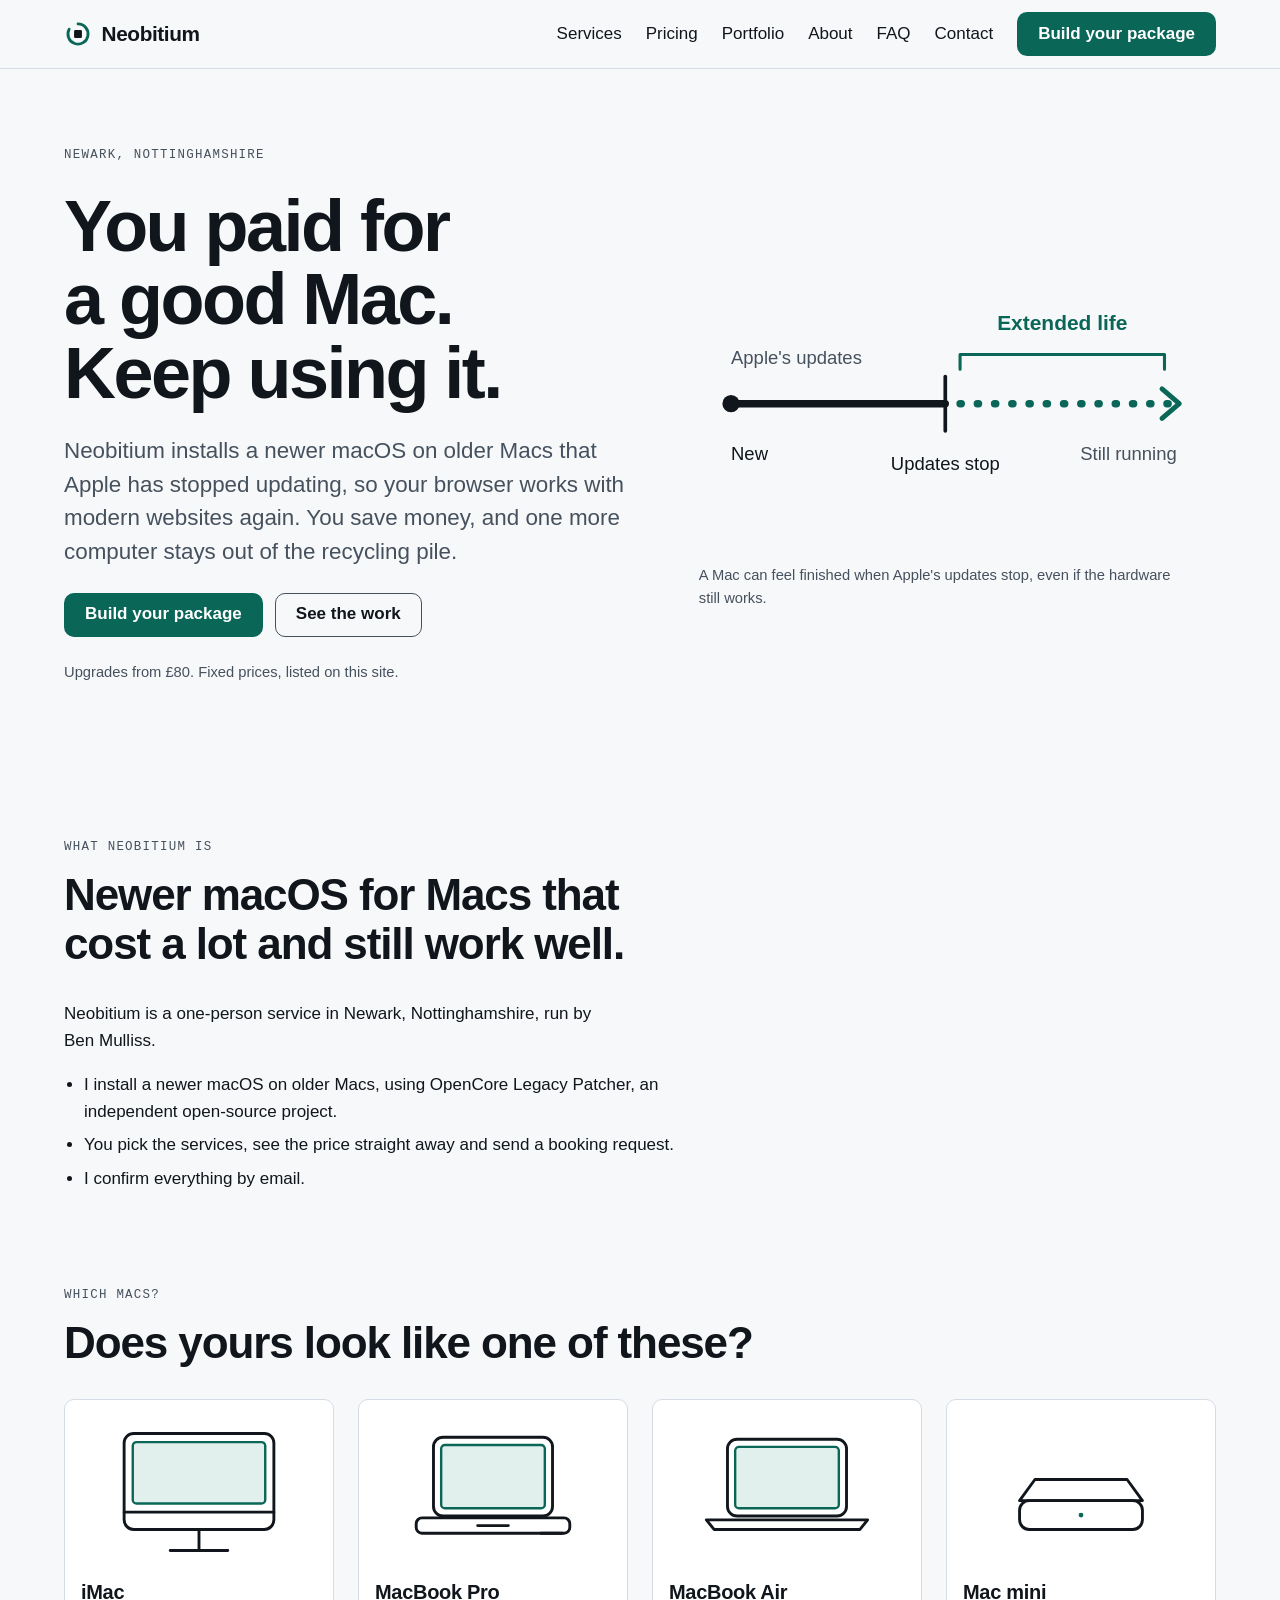
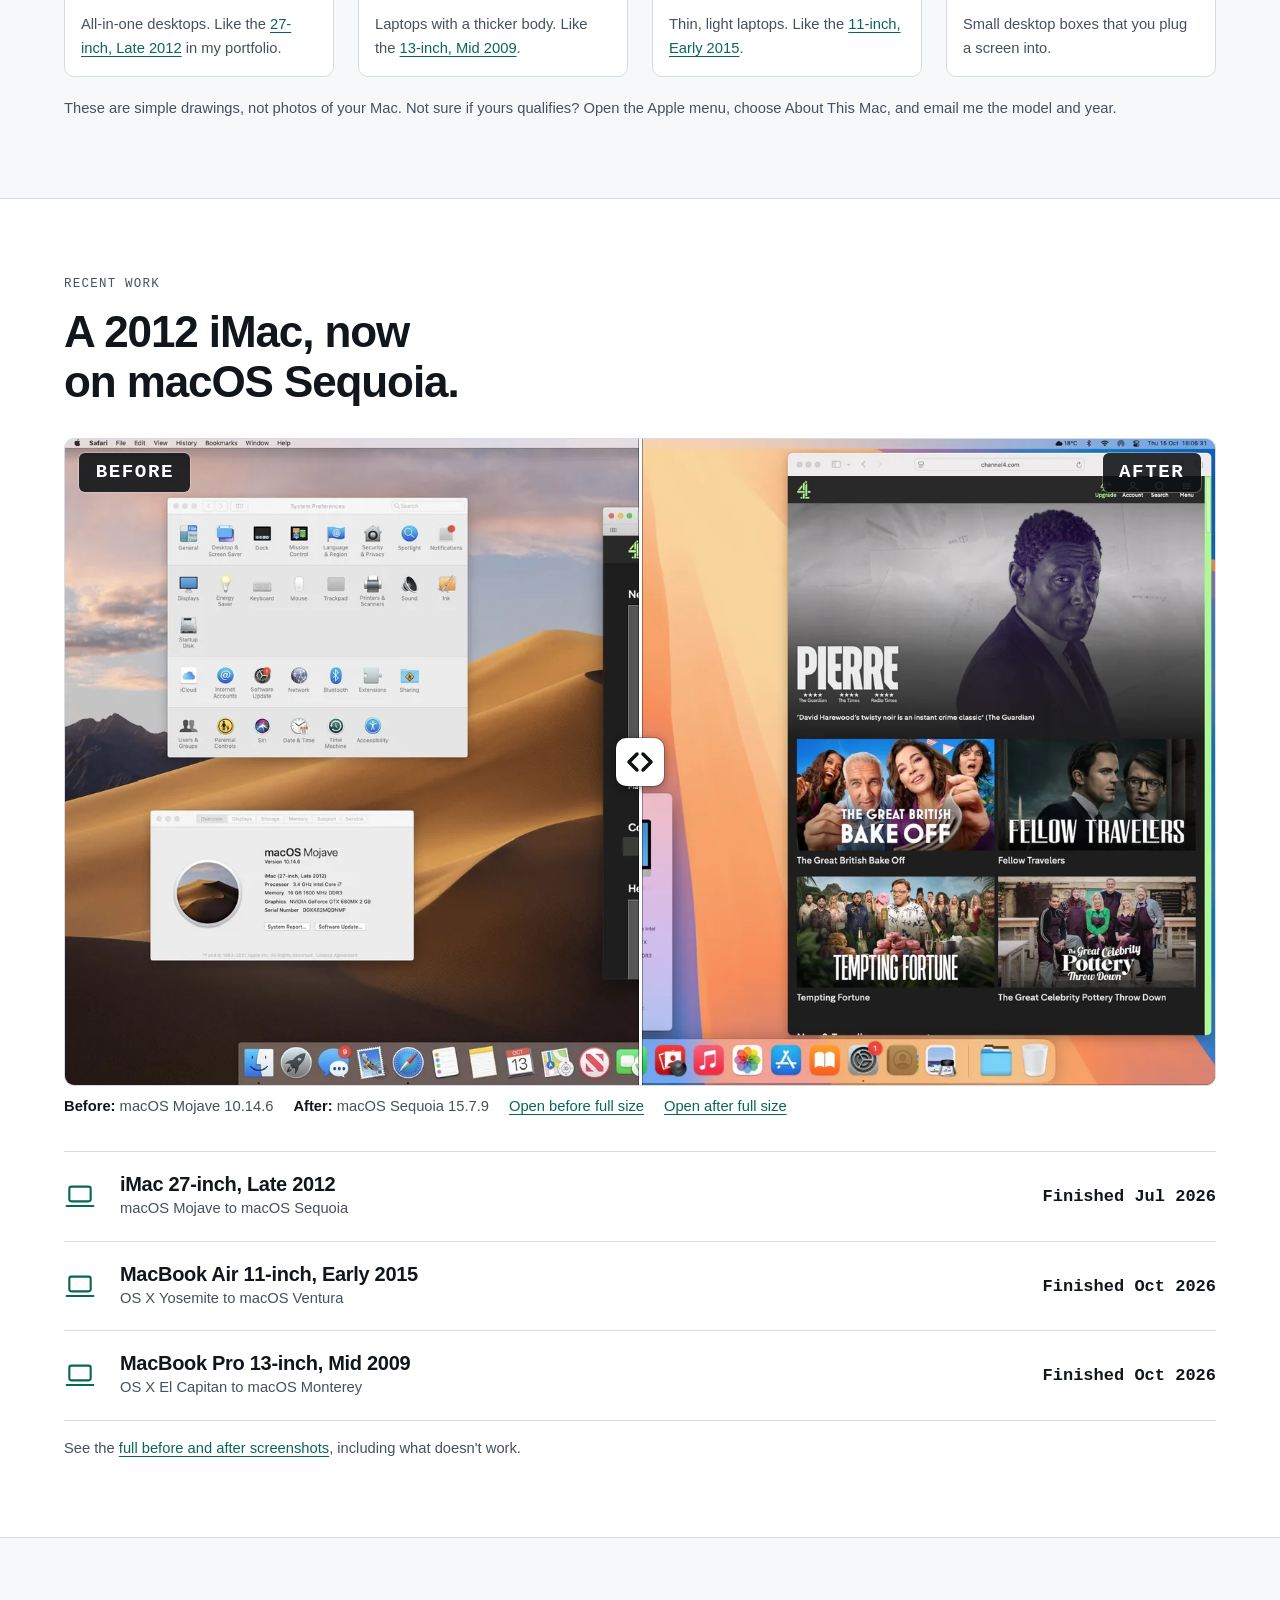
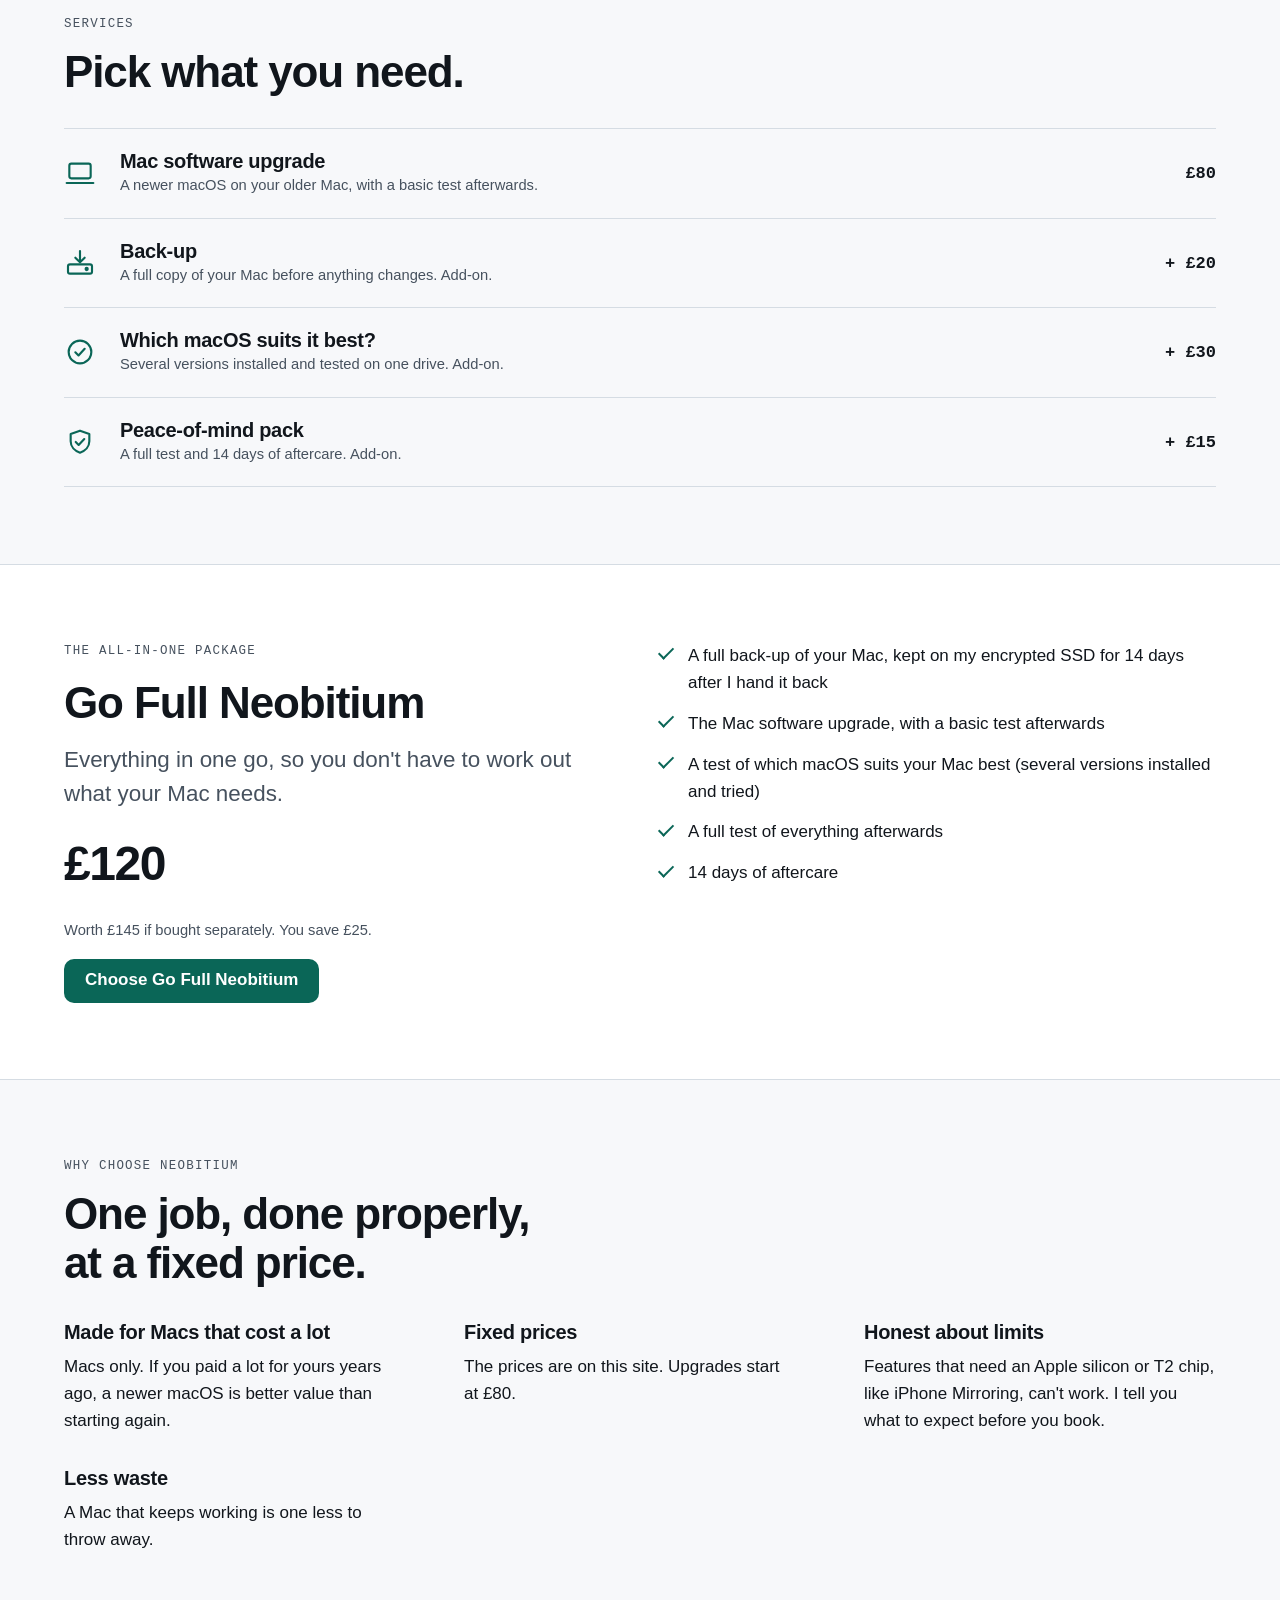
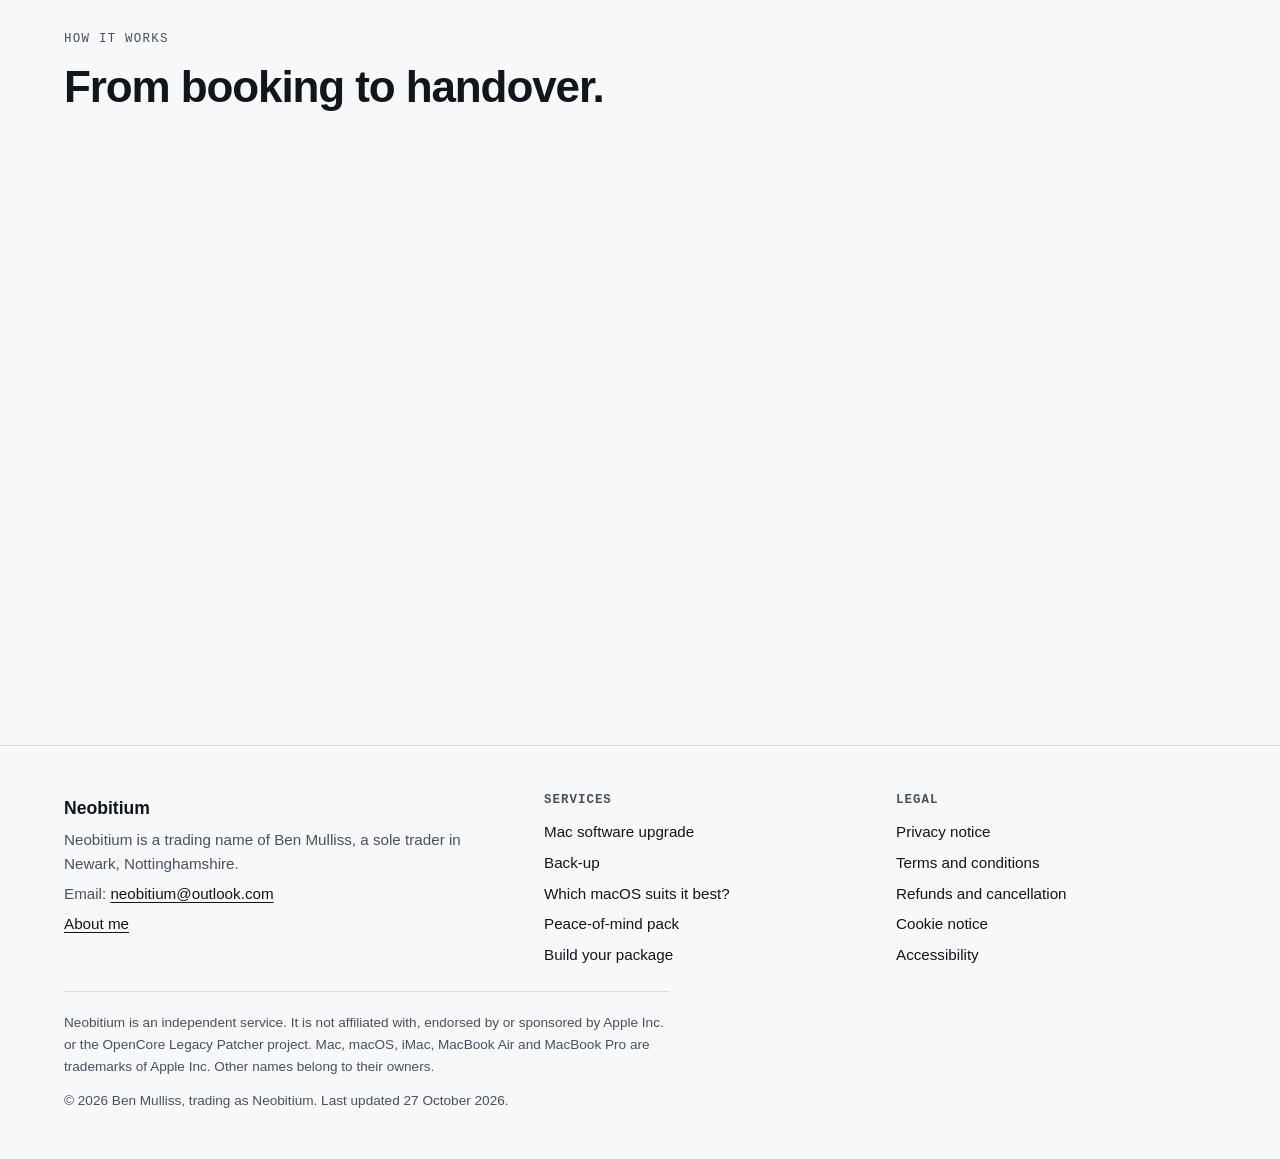
<file: index.html>
<!doctype html>
<html lang="en-GB">
<head>
<meta charset="utf-8">
<meta name="viewport" content="width=device-width, initial-scale=1">
<meta name="color-scheme" content="light dark">
<title>Neobitium | Give your older Mac a longer life</title>
<meta name="description" content="Neobitium installs a newer macOS on older Macs from Newark, Nottinghamshire, so they keep working. Upgrades from £80, at fixed prices.">
<meta name="theme-color" content="#f7f8fa" media="(prefers-color-scheme: light)">
<meta name="theme-color" content="#0d1114" media="(prefers-color-scheme: dark)">
<meta property="og:site_name" content="Neobitium">
<meta property="og:type" content="website">
<meta property="og:locale" content="en_GB">
<meta property="og:title" content="Neobitium | Give your older Mac a longer life">
<meta property="og:description" content="Neobitium installs a newer macOS on older Macs from Newark, Nottinghamshire, so they keep working. Upgrades from £80, at fixed prices.">
<meta name="twitter:card" content="summary_large_image">
<meta name="twitter:title" content="Neobitium | Give your older Mac a longer life">
<meta name="twitter:description" content="Neobitium installs a newer macOS on older Macs from Newark, Nottinghamshire, so they keep working. Upgrades from £80, at fixed prices.">
<link rel="canonical" href="https://sjelite09.github.io/neobitium/">
<meta property="og:url" content="https://sjelite09.github.io/neobitium/">
<meta property="og:image" content="https://sjelite09.github.io/neobitium/og-image.png">
<meta property="og:image:width" content="1200">
<meta property="og:image:height" content="630">
<meta property="og:image:alt" content="Neobitium: newer macOS for older Macs, Newark.">
<meta name="twitter:image" content="https://sjelite09.github.io/neobitium/og-image.png">
<script type="application/ld+json">{"@context": "https://schema.org", "@type": "ProfessionalService", "name": "Neobitium", "description": "Installs a newer macOS on older Macs with OpenCore Legacy Patcher.", "email": "neobitium@outlook.com", "areaServed": {"@type": "City", "name": "Newark, Nottinghamshire"}, "founder": {"@type": "Person", "name": "Ben Mulliss"}, "makesOffer": [{"@type": "Offer", "priceCurrency": "GBP", "price": "80", "itemOffered": {"@type": "Service", "name": "Mac software upgrade"}}, {"@type": "Offer", "priceCurrency": "GBP", "price": "20", "itemOffered": {"@type": "Service", "name": "Back-up (add-on)"}}, {"@type": "Offer", "priceCurrency": "GBP", "price": "30", "itemOffered": {"@type": "Service", "name": "Which macOS suits it best? (add-on)"}}, {"@type": "Offer", "priceCurrency": "GBP", "price": "15", "itemOffered": {"@type": "Service", "name": "Peace-of-mind pack (add-on)"}}, {"@type": "Offer", "priceCurrency": "GBP", "price": "120", "itemOffered": {"@type": "Service", "name": "Go Full Neobitium"}}], "url": "https://sjelite09.github.io/neobitium/", "image": "https://sjelite09.github.io/neobitium/og-image.png"}</script>
<link rel="icon" href="favicon.svg" type="image/svg+xml">
<script>document.documentElement.classList.add("js")</script>
<link rel="stylesheet" href="styles.css">
</head>
<body>
<a class="skip" href="#main">Skip to main content</a>
<header class="site-header"><div class="wrap header-inner"><a class="brand" href="index.html"><svg class="logo" viewBox="0 0 32 32" aria-hidden="true" focusable="false"><path d="M16 4.5a11.5 11.5 0 1 1-10.1 6" fill="none" stroke="var(--accent)" stroke-width="3.2" stroke-linecap="round"/><rect x="11.5" y="11.5" width="9" height="9" rx="1.5" fill="var(--ink)"/></svg><span>Neobitium</span></a><button class="nav-toggle btn btn-quiet" type="button" aria-expanded="false" aria-controls="site-nav">Menu</button><nav class="nav" id="site-nav" aria-label="Main"><ul><li><a href="services.html">Services</a></li><li><a href="pricing.html">Pricing</a></li><li><a href="portfolio.html">Portfolio</a></li><li><a href="about.html">About</a></li><li><a href="faq.html">FAQ</a></li><li><a href="contact.html">Contact</a></li><li><a class="btn btn-primary" href="package.html">Build your package</a></li></ul></nav></div></header>
<main id="main" tabindex="-1">

<section class="wrap hero" aria-labelledby="hero-h">
<div class="hero-text">
<p class="eyebrow">Newark, Nottinghamshire</p>
<h1 id="hero-h">You paid for a good Mac. Keep using it.</h1>
<p class="lead">Neobitium installs a newer macOS on older Macs that Apple has stopped updating, so your browser works with modern websites again. You save money, and one more computer stays out of the recycling pile.</p>
<div class="actions"><a class="btn btn-primary" href="package.html">Build your package</a><a class="btn btn-quiet" href="portfolio.html">See the work</a></div>
<p class="small">Upgrades from £80. Fixed prices, listed on this site.</p>
</div>
<figure class="hero-fig"><svg class="diagram" viewBox="0 0 420 270" role="img" aria-labelledby="hero-t">
<title id="hero-t">Diagram of a Mac's life as a line. The maker's updates end partway along. A dotted line carries on beyond that point, labelled extended life.</title>
<circle class="dot" cx="26" cy="150" r="7"/>
<line class="line-solid draw" pathLength="1" x1="26" y1="150" x2="200" y2="150" stroke-width="6" stroke-linecap="round"/>
<line class="line-solid tick" x1="200" y1="128" x2="200" y2="172" stroke-width="3" stroke-linecap="round"/>
<line class="line-extend" x1="212" y1="150" x2="388" y2="150" stroke-width="6" stroke-linecap="round" stroke-dasharray="1 13"/>
<path class="line-extend" d="M376 138l14 12-14 12" fill="none" stroke-width="4" stroke-linecap="round" stroke-linejoin="round"/>
<path class="line-extend" d="M212 122v-12h166v12" fill="none" stroke-width="2.5" stroke-linecap="round" stroke-linejoin="round"/>
<text class="accent-text" x="295" y="90" text-anchor="middle">Extended life</text>
<text class="muted" x="26" y="118">Apple's updates</text>
<text x="26" y="196">New</text>
<text x="200" y="204" text-anchor="middle">Updates stop</text>
<text class="muted" x="388" y="196" text-anchor="end">Still running</text>
</svg>
<figcaption class="small">A Mac can feel finished when Apple's updates stop, even if the hardware still works.</figcaption></figure>
</section>

<section class="section wrap" aria-labelledby="what-h">
<div class="section-head">
<p class="eyebrow">What Neobitium is</p>
<h2 id="what-h">Newer macOS for Macs that cost a lot and still work well.</h2>
</div>
<div class="prose">
<p>Neobitium is a one-person service in Newark, Nottinghamshire, run by Ben Mulliss.</p>
<ul><li>I install a newer macOS on older Macs, using OpenCore Legacy Patcher, an independent open-source project.</li><li>You pick the services, see the price straight away and send a booking request.</li><li>I confirm everything by email.</li></ul>
</div>
</section>

<section class="section wrap" aria-labelledby="macs-h" style="padding-top:0">
<div class="section-head">
<p class="eyebrow">Which Macs?</p>
<h2 id="macs-h">Does yours look like one of these?</h2>
</div>
<ul class="devices"><li class="dev"><svg viewBox="0 0 200 150" role="img" aria-label="Drawing of an all-in-one desktop computer: a flat screen on a single stand" focusable="false"><rect x="22" y="14" width="156" height="100" rx="10"/><rect class="scr" x="31" y="23" width="138" height="64" rx="4"/><path d="M22 96h156M100 114v20M70 136h60"/></svg><h3>iMac</h3><p class="small">All-in-one desktops. Like the <a href="portfolio.html#imac">27-inch, Late 2012</a> in my portfolio.</p></li><li class="dev"><svg viewBox="0 0 200 150" role="img" aria-label="Drawing of an open laptop with a thick base" focusable="false"><rect x="38" y="18" width="124" height="82" rx="10"/><rect class="scr" x="46" y="26" width="108" height="66" rx="4"/><rect x="20" y="102" width="160" height="16" rx="6"/><path d="M84 110h32M150 118h22"/></svg><h3>MacBook Pro</h3><p class="small">Laptops with a thicker body. Like the <a href="portfolio.html#mbp">13-inch, Mid 2009</a>.</p></li><li class="dev"><svg viewBox="0 0 200 150" role="img" aria-label="Drawing of an open, very thin laptop" focusable="false"><rect x="38" y="20" width="124" height="80" rx="10"/><rect class="scr" x="46" y="28" width="108" height="64" rx="4"/><path d="M16 104h168l-8 10H24z"/></svg><h3>MacBook Air</h3><p class="small">Thin, light laptops. Like the <a href="portfolio.html#air">11-inch, Early 2015</a>.</p></li><li class="dev"><svg viewBox="0 0 200 150" role="img" aria-label="Drawing of a small, flat desktop computer box" focusable="false"><path d="M52 62h96l16 22H36z"/><rect x="36" y="84" width="128" height="30" rx="10"/><circle cx="100" cy="99" r="2.5"/></svg><h3>Mac mini</h3><p class="small">Small desktop boxes that you plug a screen into.</p></li></ul>
<p class="small" style="margin-top:1.25rem">These are simple drawings, not photos of your Mac. Not sure if yours qualifies? Open the Apple menu, choose About This Mac, and email me the model and year.</p>
</section>


<section class="band" aria-labelledby="work-h">
<div class="wrap section">
<div class="section-head">
<p class="eyebrow">Recent work</p>
<h2 id="work-h">A 2012 iMac, now on macOS Sequoia.</h2>
</div>
<div class="pair has-compare">
<figure class="shot shot-about"><img src="images/imac-before-about.webp" width="695" height="391" alt="About This Mac on the iMac before the upgrade. It shows macOS Mojave, version 10.14.6, on an iMac (27-inch, Late 2012) with a 3.4 GHz Intel Core i7 and 16 GB of memory." loading="lazy" decoding="async"><figcaption><strong>Before:</strong> macOS Mojave 10.14.6</figcaption></figure>
<figure class="shot shot-about"><img src="images/imac-after-about.webp" width="635" height="357" alt="About This Mac on the same iMac after the upgrade. It shows macOS Sequoia 15.7.9 on an iMac (27-inch, Late 2012) with the same processor and memory." loading="lazy" decoding="async"><figcaption><strong>After:</strong> macOS Sequoia 15.7.9</figcaption></figure>
</div>
<div class="compare" data-compare style="aspect-ratio:1600/900"><img class="cmp-img" src="images/imac-before-desktop.webp" width="1600" height="900" alt="The iMac desktop before the upgrade. Safari is open on the Channel 4 website and none of the programme pictures have loaded. System Preferences and About This Mac are open beside it." loading="lazy" decoding="async"><img class="cmp-img cmp-after" src="images/imac-after-desktop.webp" width="1600" height="900" alt="The iMac desktop after the upgrade, running macOS Sequoia. Safari shows the Channel 4 website loading in full, with System Settings and About This Mac open beside it." loading="lazy" decoding="async"><span class="cmp-tag cmp-tag-b" aria-hidden="true">Before</span><span class="cmp-tag cmp-tag-a" aria-hidden="true">After</span><span class="cmp-handle" aria-hidden="true"><span class="cmp-grip"></span></span><input class="cmp-range" type="range" min="0" max="100" step="1" value="50" aria-label="Compare before and after of the iMac desktop. Move left or right."></div><p class="cmp-cap"><span><strong>Before:</strong> macOS Mojave 10.14.6</span><span><strong>After:</strong> macOS Sequoia 15.7.9</span><a href="images/imac-before-desktop.webp" target="_blank" rel="noopener noreferrer">Open before full size<span class="visually-hidden"> (opens in a new tab)</span></a> <a href="images/imac-after-desktop.webp" target="_blank" rel="noopener noreferrer">Open after full size<span class="visually-hidden"> (opens in a new tab)</span></a></p>
<ul class="rows" style="margin-top:2rem">
<li><svg class="row-icon" viewBox="0 0 24 24" fill="none" stroke="currentColor" stroke-width="1.6" stroke-linecap="round" stroke-linejoin="round" aria-hidden="true" focusable="false"><rect x="4" y="5" width="16" height="11" rx="1.5"/><path d="M2 19.5h20"/></svg>
<div><h3><a href="portfolio.html#imac">iMac 27-inch, Late 2012</a></h3><p class="small">macOS Mojave to macOS Sequoia</p></div>
<div class="row-meta"><span class="price">Finished Jul 2026</span></div></li>
<li><svg class="row-icon" viewBox="0 0 24 24" fill="none" stroke="currentColor" stroke-width="1.6" stroke-linecap="round" stroke-linejoin="round" aria-hidden="true" focusable="false"><rect x="4" y="5" width="16" height="11" rx="1.5"/><path d="M2 19.5h20"/></svg>
<div><h3><a href="portfolio.html#air">MacBook Air 11-inch, Early 2015</a></h3><p class="small">OS X Yosemite to macOS Ventura</p></div>
<div class="row-meta"><span class="price">Finished Oct 2026</span></div></li>
<li><svg class="row-icon" viewBox="0 0 24 24" fill="none" stroke="currentColor" stroke-width="1.6" stroke-linecap="round" stroke-linejoin="round" aria-hidden="true" focusable="false"><rect x="4" y="5" width="16" height="11" rx="1.5"/><path d="M2 19.5h20"/></svg>
<div><h3><a href="portfolio.html#mbp">MacBook Pro 13-inch, Mid 2009</a></h3><p class="small">OS X El Capitan to macOS Monterey</p></div>
<div class="row-meta"><span class="price">Finished Oct 2026</span></div></li>
</ul>
<p class="small" style="margin-top:1rem">See the <a href="portfolio.html">full before and after screenshots</a>, including what doesn't work.</p>
</div>
</section>

<section class="section wrap" aria-labelledby="services-h">
<div class="section-head">
<p class="eyebrow">Services</p>
<h2 id="services-h">Pick what you need.</h2>
</div>
<ul class="rows">
<li><svg class="row-icon" viewBox="0 0 24 24" fill="none" stroke="currentColor" stroke-width="1.6" stroke-linecap="round" stroke-linejoin="round" aria-hidden="true" focusable="false"><rect x="4" y="5" width="16" height="11" rx="1.5"/><path d="M2 19.5h20"/></svg>
<div><h3><a href="services.html#mac-software">Mac software upgrade</a></h3><p class="small">A newer macOS on your older Mac, with a basic test afterwards.</p></div>
<div class="row-meta"><span class="price">£80</span></div></li>
<li><svg class="row-icon" viewBox="0 0 24 24" fill="none" stroke="currentColor" stroke-width="1.6" stroke-linecap="round" stroke-linejoin="round" aria-hidden="true" focusable="false"><path d="M12 3v8M8.5 8l3.5 3.5L15.5 8"/><rect x="3" y="13" width="18" height="7" rx="1.5"/><circle cx="17" cy="16.5" r=".8"/></svg>
<div><h3><a href="services.html#backup">Back-up</a></h3><p class="small">A full copy of your Mac before anything changes. Add-on.</p></div>
<div class="row-meta"><span class="price">+ £20</span></div></li>
<li><svg class="row-icon" viewBox="0 0 24 24" fill="none" stroke="currentColor" stroke-width="1.6" stroke-linecap="round" stroke-linejoin="round" aria-hidden="true" focusable="false"><circle cx="12" cy="12" r="8.5"/><path d="M8.5 12.2l2.4 2.4 4.6-5"/></svg>
<div><h3><a href="services.html#macos-test">Which macOS suits it best?</a></h3><p class="small">Several versions installed and tested on one drive. Add-on.</p></div>
<div class="row-meta"><span class="price">+ £30</span></div></li>
<li><svg class="row-icon" viewBox="0 0 24 24" fill="none" stroke="currentColor" stroke-width="1.6" stroke-linecap="round" stroke-linejoin="round" aria-hidden="true" focusable="false"><path d="M12 3.5l7 2.5v5.5c0 4-3 7.2-7 8.5-4-1.3-7-4.5-7-8.5V6z"/><path d="M8.8 12l2.2 2.2 4.2-4.4"/></svg>
<div><h3><a href="services.html#care">Peace-of-mind pack</a></h3><p class="small">A full test and 14 days of aftercare. Add-on.</p></div>
<div class="row-meta"><span class="price">+ £15</span></div></li>
</ul>
</section>

<section class="band" aria-labelledby="full-h">
<div class="wrap section">
<div class="feature">
<div class="feature-copy">
<p class="eyebrow">The all-in-one package</p>
<h2 id="full-h">Go Full Neobitium</h2>
<p class="lead">Everything in one go, so you don't have to work out what your Mac needs.</p>
<p class="big-price">£120</p>
<p class="small">Worth £145 if bought separately. You save £25.</p>
<div class="actions"><a class="btn btn-primary" href="package.html#full">Choose Go Full Neobitium</a></div>
</div>
<ul class="ticks"><li>A full back-up of your Mac, kept on my encrypted SSD for 14 days after I hand it back</li><li>The Mac software upgrade, with a basic test afterwards</li><li>A test of which macOS suits your Mac best (several versions installed and tried)</li><li>A full test of everything afterwards</li><li>14 days of aftercare</li></ul>
</div>
</div>
</section>

<section class="section wrap" aria-labelledby="why-h">
<div class="section-head">
<p class="eyebrow">Why choose Neobitium</p>
<h2 id="why-h">One job, done properly, at a fixed price.</h2>
</div>
<div class="grid-2">
<div><h3>Made for Macs that cost a lot</h3><p>Macs only. If you paid a lot for yours years ago, a newer macOS is better value than starting again.</p></div>
<div><h3>Fixed prices</h3><p>The prices are on this site. Upgrades start at £80.</p></div>
<div><h3>Honest about limits</h3><p>Features that need an Apple silicon or T2 chip, like iPhone Mirroring, can't work. I tell you what to expect before you book.</p></div>
<div><h3>Less waste</h3><p>A Mac that keeps working is one less to throw away.</p></div>
</div>
</section>

<section class="section wrap" aria-labelledby="how-h" style="padding-top:0">
<div class="section-head">
<p class="eyebrow">How it works</p>
<h2 id="how-h">From booking to handover.</h2>
</div>
<ol class="steps">
<li><h3>Choose</h3><p>Pick your services in the package builder and see the price.</p></li>
<li><h3>Book and pay</h3><p>Send your booking request. I confirm by email, and you pay then. If I can't do the job, I refund you in full, not including postage costs.</p></li>
<li><h3>Send your Mac</h3><p>I send you my address when you book. You post or bring your Mac.</p></li>
<li><h3>Upgrade and return</h3><p>I upgrade and test it, then send or hand it back with a short summary.</p></li>
</ol>
</section>

<section class="wrap section" style="padding-top:0">
<div class="callout">
<h2 style="font-size:1.6rem">Not sure what your Mac needs?</h2>
<p>Email me the model and year, and I'll tell you what suits it.</p>
<a class="btn btn-primary" href="contact.html">Get in touch</a>
</div>
</section>

</main>
<footer class="site-footer"><div class="wrap">
<div class="footer-grid">
<div class="footer-biz">
<p><strong>Neobitium</strong></p>
<p>Neobitium is a trading name of Ben Mulliss, a sole trader in Newark, Nottinghamshire.</p>

<p>Email: <a href="mailto:neobitium@outlook.com" data-contact-email>neobitium@outlook.com</a></p>
<p><a href="about.html">About me</a></p>
</div>
<div><h2>Services</h2><ul class="link-list"><li><a href="services.html#mac-software">Mac software upgrade</a></li><li><a href="services.html#backup">Back-up</a></li><li><a href="services.html#macos-test">Which macOS suits it best?</a></li><li><a href="services.html#care">Peace-of-mind pack</a></li><li><a href="package.html">Build your package</a></li></ul></div>
<div><h2>Legal</h2><ul class="link-list"><li><a href="privacy.html">Privacy notice</a></li><li><a href="terms.html">Terms and conditions</a></li><li><a href="refunds.html">Refunds and cancellation</a></li><li><a href="cookies.html">Cookie notice</a></li><li><a href="accessibility.html">Accessibility</a></li></ul></div>
</div>
<p class="small-print">Neobitium is an independent service. It is not affiliated with, endorsed by or sponsored by Apple Inc. or the OpenCore Legacy Patcher project. Mac, macOS, iMac, MacBook Air and MacBook Pro are trademarks of Apple Inc. Other names belong to their owners.</p>
<p class="small-print">&copy; 2026 Ben Mulliss, trading as Neobitium. Last updated 27 October 2026.</p>
</div></footer>
<script src="site.js"></script>
</body>
</html>
</file>
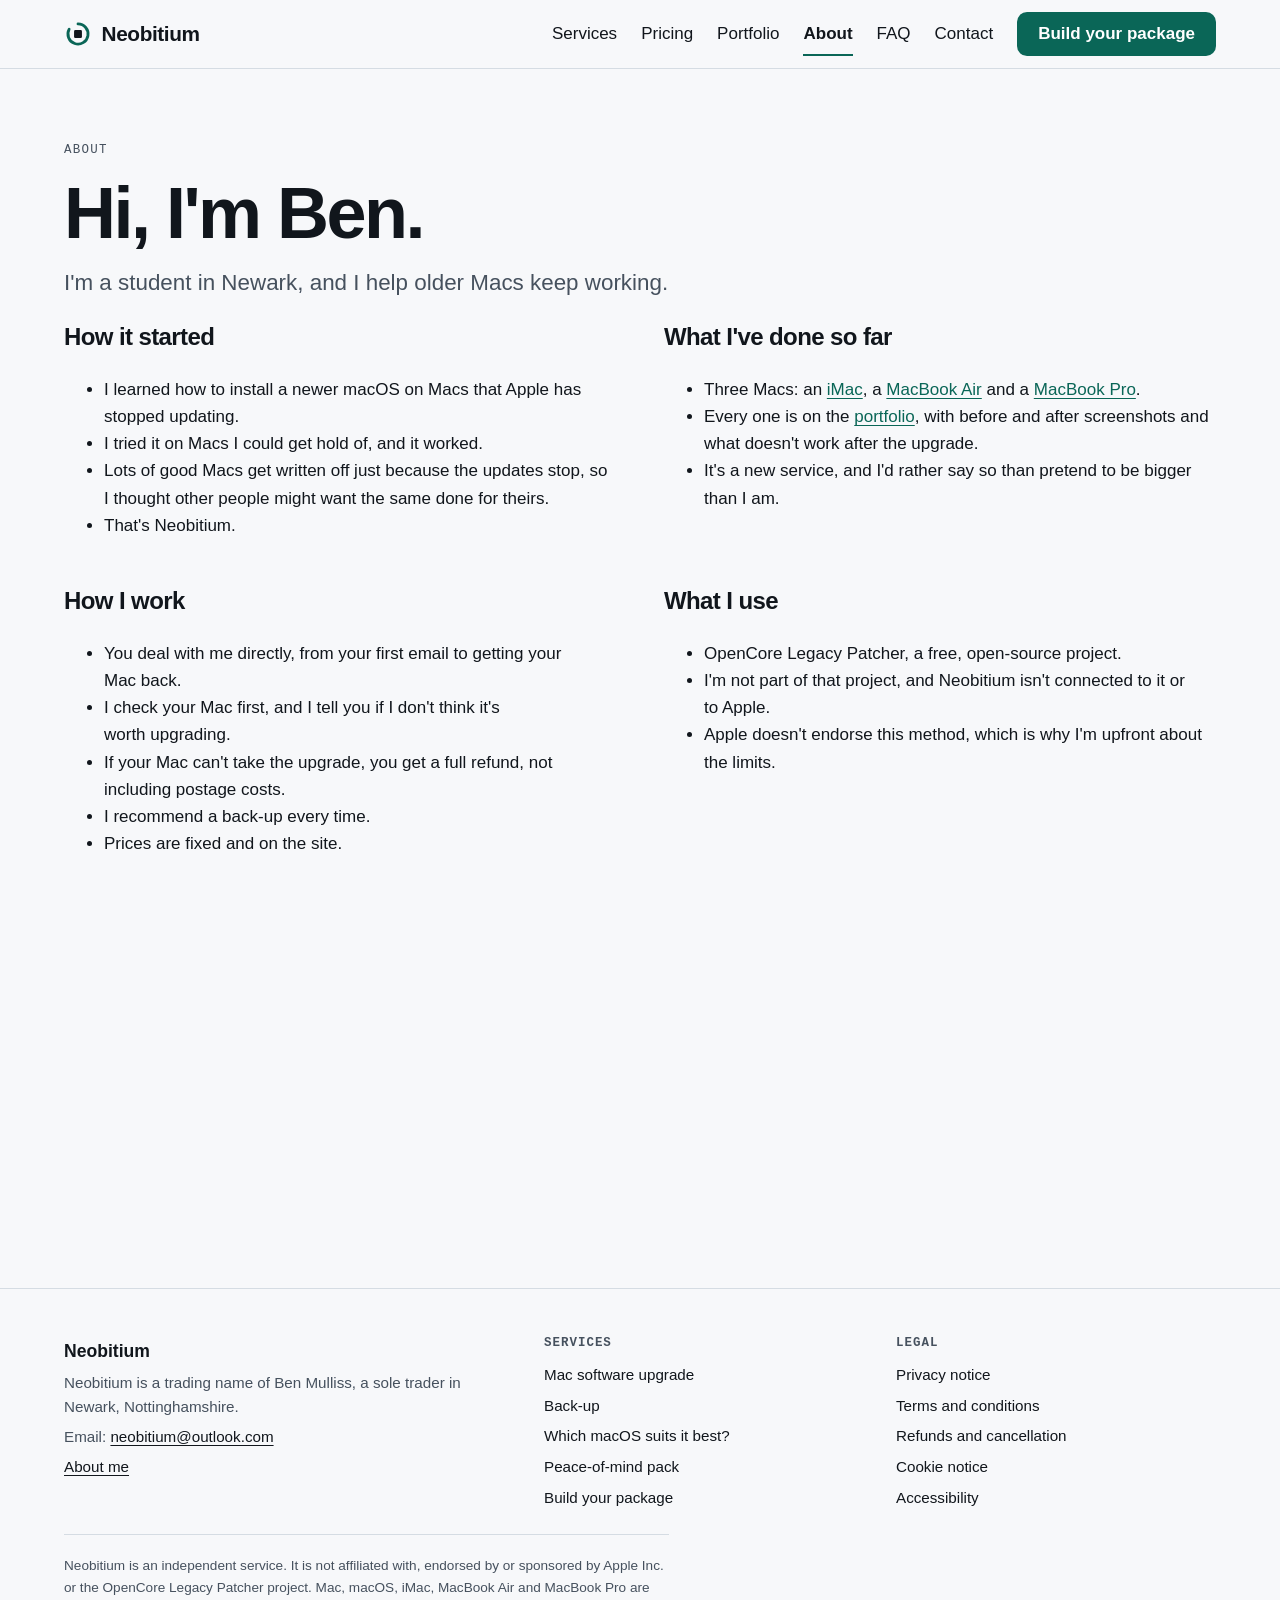
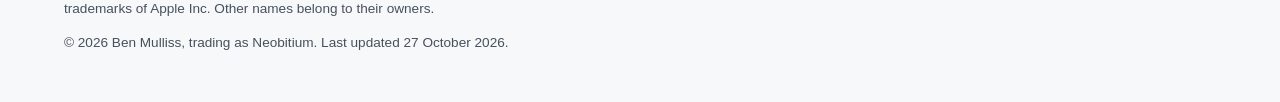
<file: about.html>
<!doctype html>
<html lang="en-GB">
<head>
<meta charset="utf-8">
<meta name="viewport" content="width=device-width, initial-scale=1">
<meta name="color-scheme" content="light dark">
<title>About | Neobitium</title>
<meta name="description" content="Neobitium is run by Ben, a student in Newark, Nottinghamshire, who upgrades older Macs with OpenCore Legacy Patcher. Three Macs done so far.">
<meta name="theme-color" content="#f7f8fa" media="(prefers-color-scheme: light)">
<meta name="theme-color" content="#0d1114" media="(prefers-color-scheme: dark)">
<meta property="og:site_name" content="Neobitium">
<meta property="og:type" content="website">
<meta property="og:locale" content="en_GB">
<meta property="og:title" content="About | Neobitium">
<meta property="og:description" content="Neobitium is run by Ben, a student in Newark, Nottinghamshire, who upgrades older Macs with OpenCore Legacy Patcher. Three Macs done so far.">
<meta name="twitter:card" content="summary_large_image">
<meta name="twitter:title" content="About | Neobitium">
<meta name="twitter:description" content="Neobitium is run by Ben, a student in Newark, Nottinghamshire, who upgrades older Macs with OpenCore Legacy Patcher. Three Macs done so far.">
<link rel="canonical" href="https://sjelite09.github.io/neobitium/about.html">
<meta property="og:url" content="https://sjelite09.github.io/neobitium/about.html">
<meta property="og:image" content="https://sjelite09.github.io/neobitium/og-image.png">
<meta property="og:image:width" content="1200">
<meta property="og:image:height" content="630">
<meta property="og:image:alt" content="Neobitium: newer macOS for older Macs, Newark.">
<meta name="twitter:image" content="https://sjelite09.github.io/neobitium/og-image.png">
<link rel="icon" href="favicon.svg" type="image/svg+xml">
<script>document.documentElement.classList.add("js")</script>
<link rel="stylesheet" href="styles.css">
</head>
<body>
<a class="skip" href="#main">Skip to main content</a>
<header class="site-header"><div class="wrap header-inner"><a class="brand" href="index.html"><svg class="logo" viewBox="0 0 32 32" aria-hidden="true" focusable="false"><path d="M16 4.5a11.5 11.5 0 1 1-10.1 6" fill="none" stroke="var(--accent)" stroke-width="3.2" stroke-linecap="round"/><rect x="11.5" y="11.5" width="9" height="9" rx="1.5" fill="var(--ink)"/></svg><span>Neobitium</span></a><button class="nav-toggle btn btn-quiet" type="button" aria-expanded="false" aria-controls="site-nav">Menu</button><nav class="nav" id="site-nav" aria-label="Main"><ul><li><a href="services.html">Services</a></li><li><a href="pricing.html">Pricing</a></li><li><a href="portfolio.html">Portfolio</a></li><li><a href="about.html" aria-current="page">About</a></li><li><a href="faq.html">FAQ</a></li><li><a href="contact.html">Contact</a></li><li><a class="btn btn-primary" href="package.html">Build your package</a></li></ul></nav></div></header>
<main id="main" tabindex="-1">

<section class="wrap page-head">
<p class="eyebrow">About</p>
<h1>Hi, I'm Ben.</h1>
<p class="lead">I'm a student in Newark, and I help older Macs keep working.</p>
</section>

<section class="wrap section" style="padding-top:0">
<div class="grid-2 about-grid">
<div>
<h2 style="font-size:1.5rem">How it started</h2>
<ul><li>I learned how to install a newer macOS on Macs that Apple has stopped updating.</li><li>I tried it on Macs I could get hold of, and it worked.</li><li>Lots of good Macs get written off just because the updates stop, so I thought other people might want the same done for theirs.</li><li>That's Neobitium.</li></ul>
</div>
<div>
<h2 style="font-size:1.5rem">What I've done so far</h2>
<ul><li>Three Macs: an <a href="portfolio.html#imac">iMac</a>, a <a href="portfolio.html#air">MacBook Air</a> and a <a href="portfolio.html#mbp">MacBook Pro</a>.</li><li>Every one is on the <a href="portfolio.html">portfolio</a>, with before and after screenshots and what doesn't work after the upgrade.</li><li>It's a new service, and I'd rather say so than pretend to be bigger than I am.</li></ul>
</div>
<div>
<h2 style="font-size:1.5rem">How I work</h2>
<ul><li>You deal with me directly, from your first email to getting your Mac back.</li><li>I check your Mac first, and I tell you if I don't think it's worth upgrading.</li><li>If your Mac can't take the upgrade, you get a full refund, not including postage costs.</li><li>I recommend a back-up every time.</li><li>Prices are fixed and on the site.</li></ul>
</div>
<div>
<h2 style="font-size:1.5rem">What I use</h2>
<ul><li>OpenCore Legacy Patcher, a free, open-source project.</li><li>I'm not part of that project, and Neobitium isn't connected to it or to Apple.</li><li>Apple doesn't endorse this method, which is why I'm upfront about the limits.</li></ul>
</div>
</div>
</section>

<section class="wrap section" style="padding-top:0">
<div class="callout">
<h2 style="font-size:1.6rem">Got an older Mac?</h2>
<p>Tell me the model and year and I'll tell you what to expect.</p>
<div class="actions"><a class="btn btn-primary" href="package.html">Build your package</a><a class="btn btn-quiet" href="contact.html">Get in touch</a></div>
</div>
</section>

</main>
<footer class="site-footer"><div class="wrap">
<div class="footer-grid">
<div class="footer-biz">
<p><strong>Neobitium</strong></p>
<p>Neobitium is a trading name of Ben Mulliss, a sole trader in Newark, Nottinghamshire.</p>

<p>Email: <a href="mailto:neobitium@outlook.com" data-contact-email>neobitium@outlook.com</a></p>
<p><a href="about.html">About me</a></p>
</div>
<div><h2>Services</h2><ul class="link-list"><li><a href="services.html#mac-software">Mac software upgrade</a></li><li><a href="services.html#backup">Back-up</a></li><li><a href="services.html#macos-test">Which macOS suits it best?</a></li><li><a href="services.html#care">Peace-of-mind pack</a></li><li><a href="package.html">Build your package</a></li></ul></div>
<div><h2>Legal</h2><ul class="link-list"><li><a href="privacy.html">Privacy notice</a></li><li><a href="terms.html">Terms and conditions</a></li><li><a href="refunds.html">Refunds and cancellation</a></li><li><a href="cookies.html">Cookie notice</a></li><li><a href="accessibility.html">Accessibility</a></li></ul></div>
</div>
<p class="small-print">Neobitium is an independent service. It is not affiliated with, endorsed by or sponsored by Apple Inc. or the OpenCore Legacy Patcher project. Mac, macOS, iMac, MacBook Air and MacBook Pro are trademarks of Apple Inc. Other names belong to their owners.</p>
<p class="small-print">&copy; 2026 Ben Mulliss, trading as Neobitium. Last updated 27 October 2026.</p>
</div></footer>
<script src="site.js"></script>
</body>
</html>
</file>
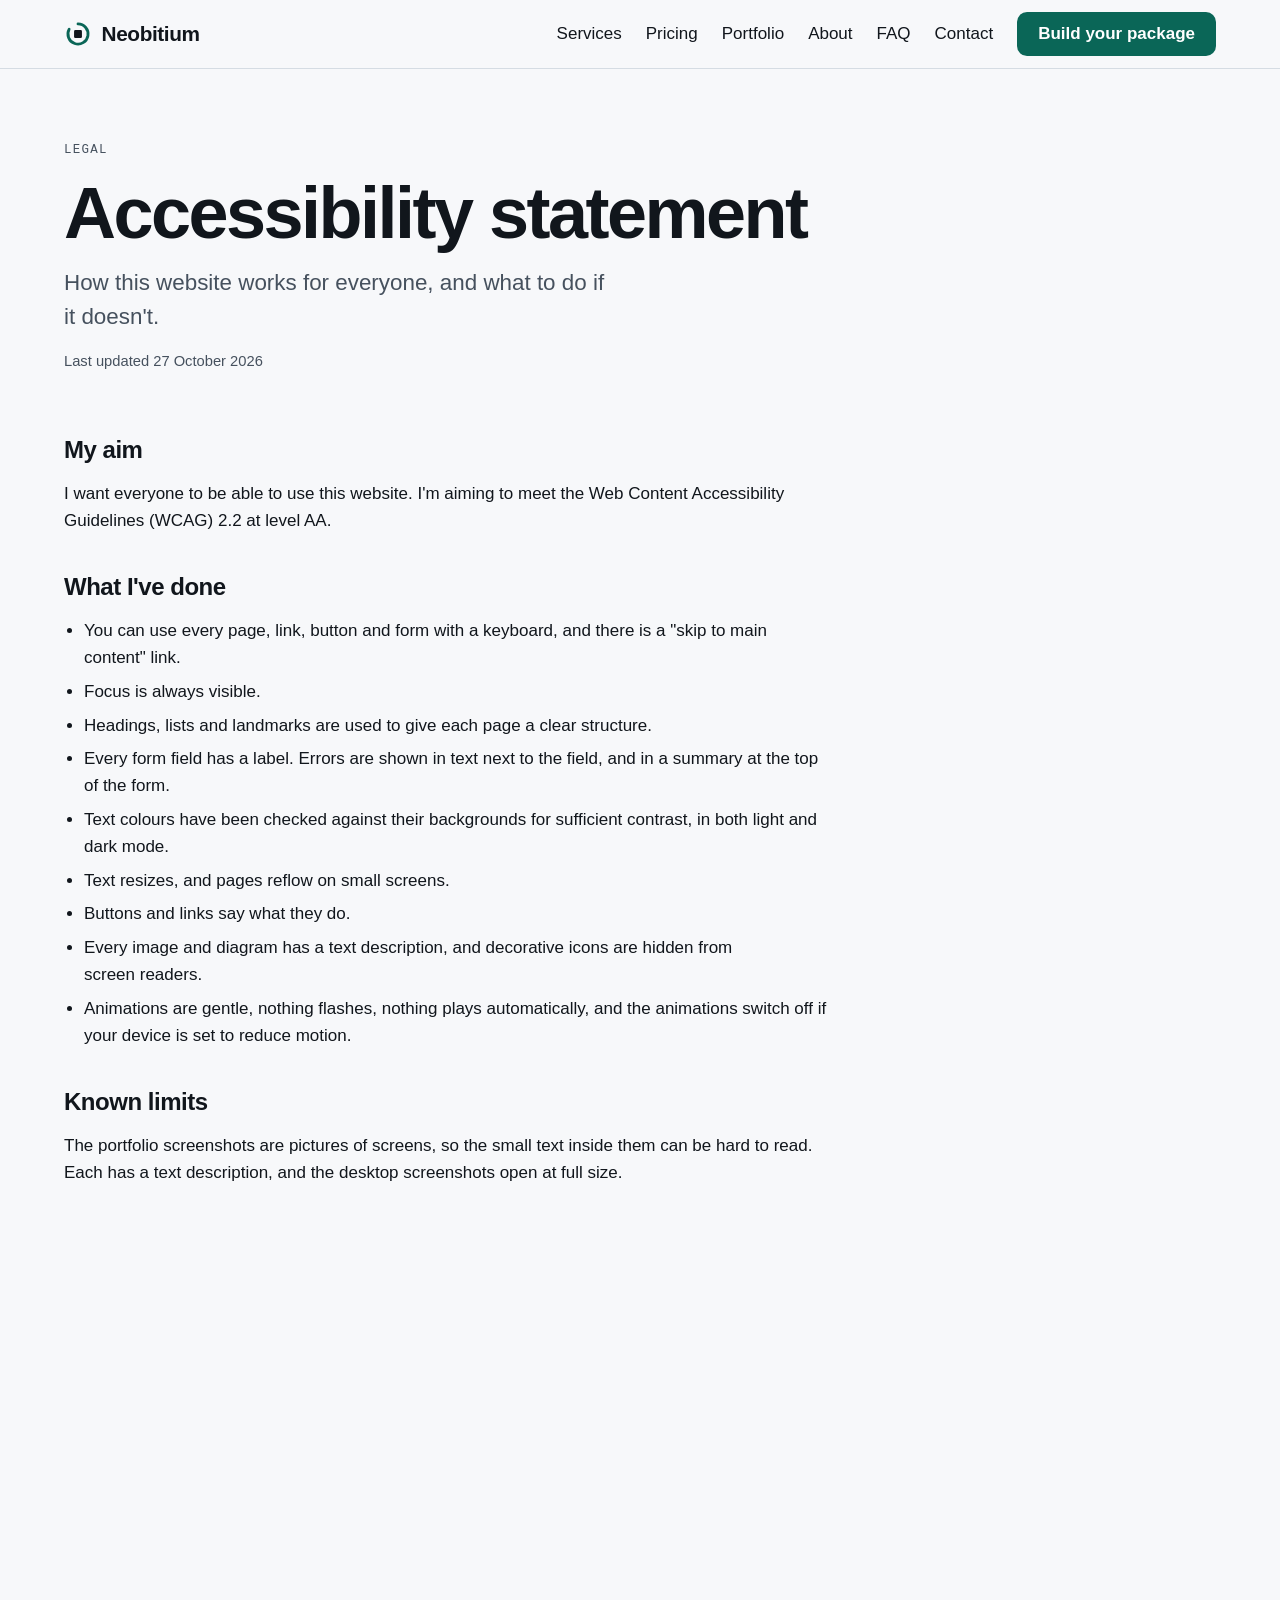
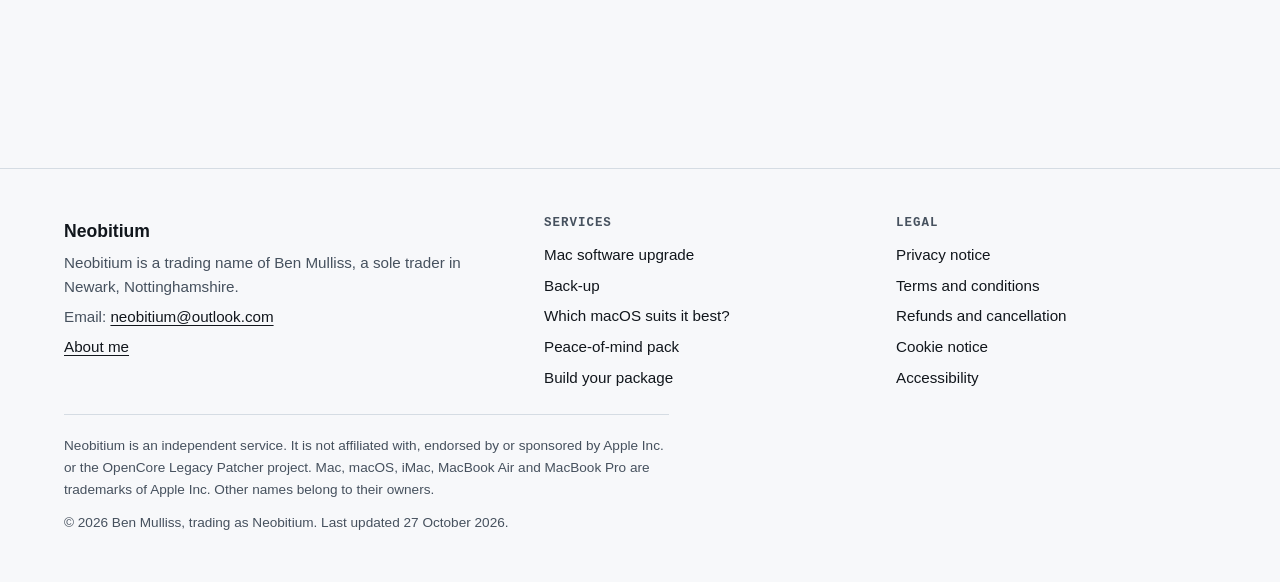
<file: accessibility.html>
<!doctype html>
<html lang="en-GB">
<head>
<meta charset="utf-8">
<meta name="viewport" content="width=device-width, initial-scale=1">
<meta name="color-scheme" content="light dark">
<title>Accessibility | Neobitium</title>
<meta name="description" content="How accessible the Neobitium website is, what has been done, and how to report a problem.">
<meta name="theme-color" content="#f7f8fa" media="(prefers-color-scheme: light)">
<meta name="theme-color" content="#0d1114" media="(prefers-color-scheme: dark)">
<meta property="og:site_name" content="Neobitium">
<meta property="og:type" content="website">
<meta property="og:locale" content="en_GB">
<meta property="og:title" content="Accessibility | Neobitium">
<meta property="og:description" content="How accessible the Neobitium website is, what has been done, and how to report a problem.">
<meta name="twitter:card" content="summary_large_image">
<meta name="twitter:title" content="Accessibility | Neobitium">
<meta name="twitter:description" content="How accessible the Neobitium website is, what has been done, and how to report a problem.">
<link rel="canonical" href="https://sjelite09.github.io/neobitium/accessibility.html">
<meta property="og:url" content="https://sjelite09.github.io/neobitium/accessibility.html">
<meta property="og:image" content="https://sjelite09.github.io/neobitium/og-image.png">
<meta property="og:image:width" content="1200">
<meta property="og:image:height" content="630">
<meta property="og:image:alt" content="Neobitium: newer macOS for older Macs, Newark.">
<meta name="twitter:image" content="https://sjelite09.github.io/neobitium/og-image.png">
<link rel="icon" href="favicon.svg" type="image/svg+xml">
<script>document.documentElement.classList.add("js")</script>
<link rel="stylesheet" href="styles.css">
</head>
<body>
<a class="skip" href="#main">Skip to main content</a>
<header class="site-header"><div class="wrap header-inner"><a class="brand" href="index.html"><svg class="logo" viewBox="0 0 32 32" aria-hidden="true" focusable="false"><path d="M16 4.5a11.5 11.5 0 1 1-10.1 6" fill="none" stroke="var(--accent)" stroke-width="3.2" stroke-linecap="round"/><rect x="11.5" y="11.5" width="9" height="9" rx="1.5" fill="var(--ink)"/></svg><span>Neobitium</span></a><button class="nav-toggle btn btn-quiet" type="button" aria-expanded="false" aria-controls="site-nav">Menu</button><nav class="nav" id="site-nav" aria-label="Main"><ul><li><a href="services.html">Services</a></li><li><a href="pricing.html">Pricing</a></li><li><a href="portfolio.html">Portfolio</a></li><li><a href="about.html">About</a></li><li><a href="faq.html">FAQ</a></li><li><a href="contact.html">Contact</a></li><li><a class="btn btn-primary" href="package.html">Build your package</a></li></ul></nav></div></header>
<main id="main" tabindex="-1">

<section class="wrap page-head">
<p class="eyebrow">Legal</p>
<h1>Accessibility statement</h1>
<p class="lead">How this website works for everyone, and what to do if it doesn't.</p>
<p class="meta small">Last updated 27 October 2026</p>
</section>
<article class="wrap legal prose">

<h2>My aim</h2>
<p>I want everyone to be able to use this website. I'm aiming to meet the Web Content Accessibility Guidelines (WCAG) 2.2 at level AA.</p>

<h2>What I've done</h2>
<ul>
<li>You can use every page, link, button and form with a keyboard, and there is a "skip to main content" link.</li>
<li>Focus is always visible.</li>
<li>Headings, lists and landmarks are used to give each page a clear structure.</li>
<li>Every form field has a label. Errors are shown in text next to the field, and in a summary at the top of the form.</li>
<li>Text colours have been checked against their backgrounds for sufficient contrast, in both light and dark mode.</li>
<li>Text resizes, and pages reflow on small screens.</li>
<li>Buttons and links say what they do.</li>
<li>Every image and diagram has a text description, and decorative icons are hidden from screen readers.</li>
<li>Animations are gentle, nothing flashes, nothing plays automatically, and the animations switch off if your device is set to reduce motion.</li>
</ul>

<h2>Known limits</h2>
<p>The portfolio screenshots are pictures of screens, so the small text inside them can be hard to read. Each has a text description, and the desktop screenshots open at full size.</p>

<p>The bot check on the booking form is made by Cloudflare, so I can't change how it works. If you can't use it, email me at <a href="mailto:neobitium@outlook.com" data-contact-email>neobitium@outlook.com</a> and I'll take your booking by email instead. Opening your booking confirmation in a new tab is deliberate, so you can go back to the form if something goes wrong.</p>

<h2>How it has been checked</h2>
<p>The site has been checked with automated tests for colour contrast and page structure. It hasn't yet been audited by a third party or tested with disabled users, so there may be problems I haven't found.</p>

<h2>Tell me about a problem</h2>
<p>If you find something hard to use, or you'd like information in a different format, email me at <a href="mailto:neobitium@outlook.com" data-contact-email>neobitium@outlook.com</a>. Tell me the page and what went wrong, and I'll do my best to fix it.</p>
<p>If you're not happy with my reply, you can contact the Equality Advisory and Support Service: <a href="https://www.equalityadvisoryservice.com/" target="_blank" rel="noopener noreferrer">equalityadvisoryservice.com<span class="visually-hidden"> (opens in a new tab)</span></a>.</p>

</article>

</main>
<footer class="site-footer"><div class="wrap">
<div class="footer-grid">
<div class="footer-biz">
<p><strong>Neobitium</strong></p>
<p>Neobitium is a trading name of Ben Mulliss, a sole trader in Newark, Nottinghamshire.</p>

<p>Email: <a href="mailto:neobitium@outlook.com" data-contact-email>neobitium@outlook.com</a></p>
<p><a href="about.html">About me</a></p>
</div>
<div><h2>Services</h2><ul class="link-list"><li><a href="services.html#mac-software">Mac software upgrade</a></li><li><a href="services.html#backup">Back-up</a></li><li><a href="services.html#macos-test">Which macOS suits it best?</a></li><li><a href="services.html#care">Peace-of-mind pack</a></li><li><a href="package.html">Build your package</a></li></ul></div>
<div><h2>Legal</h2><ul class="link-list"><li><a href="privacy.html">Privacy notice</a></li><li><a href="terms.html">Terms and conditions</a></li><li><a href="refunds.html">Refunds and cancellation</a></li><li><a href="cookies.html">Cookie notice</a></li><li><a href="accessibility.html">Accessibility</a></li></ul></div>
</div>
<p class="small-print">Neobitium is an independent service. It is not affiliated with, endorsed by or sponsored by Apple Inc. or the OpenCore Legacy Patcher project. Mac, macOS, iMac, MacBook Air and MacBook Pro are trademarks of Apple Inc. Other names belong to their owners.</p>
<p class="small-print">&copy; 2026 Ben Mulliss, trading as Neobitium. Last updated 27 October 2026.</p>
</div></footer>
<script src="site.js"></script>
</body>
</html>
</file>
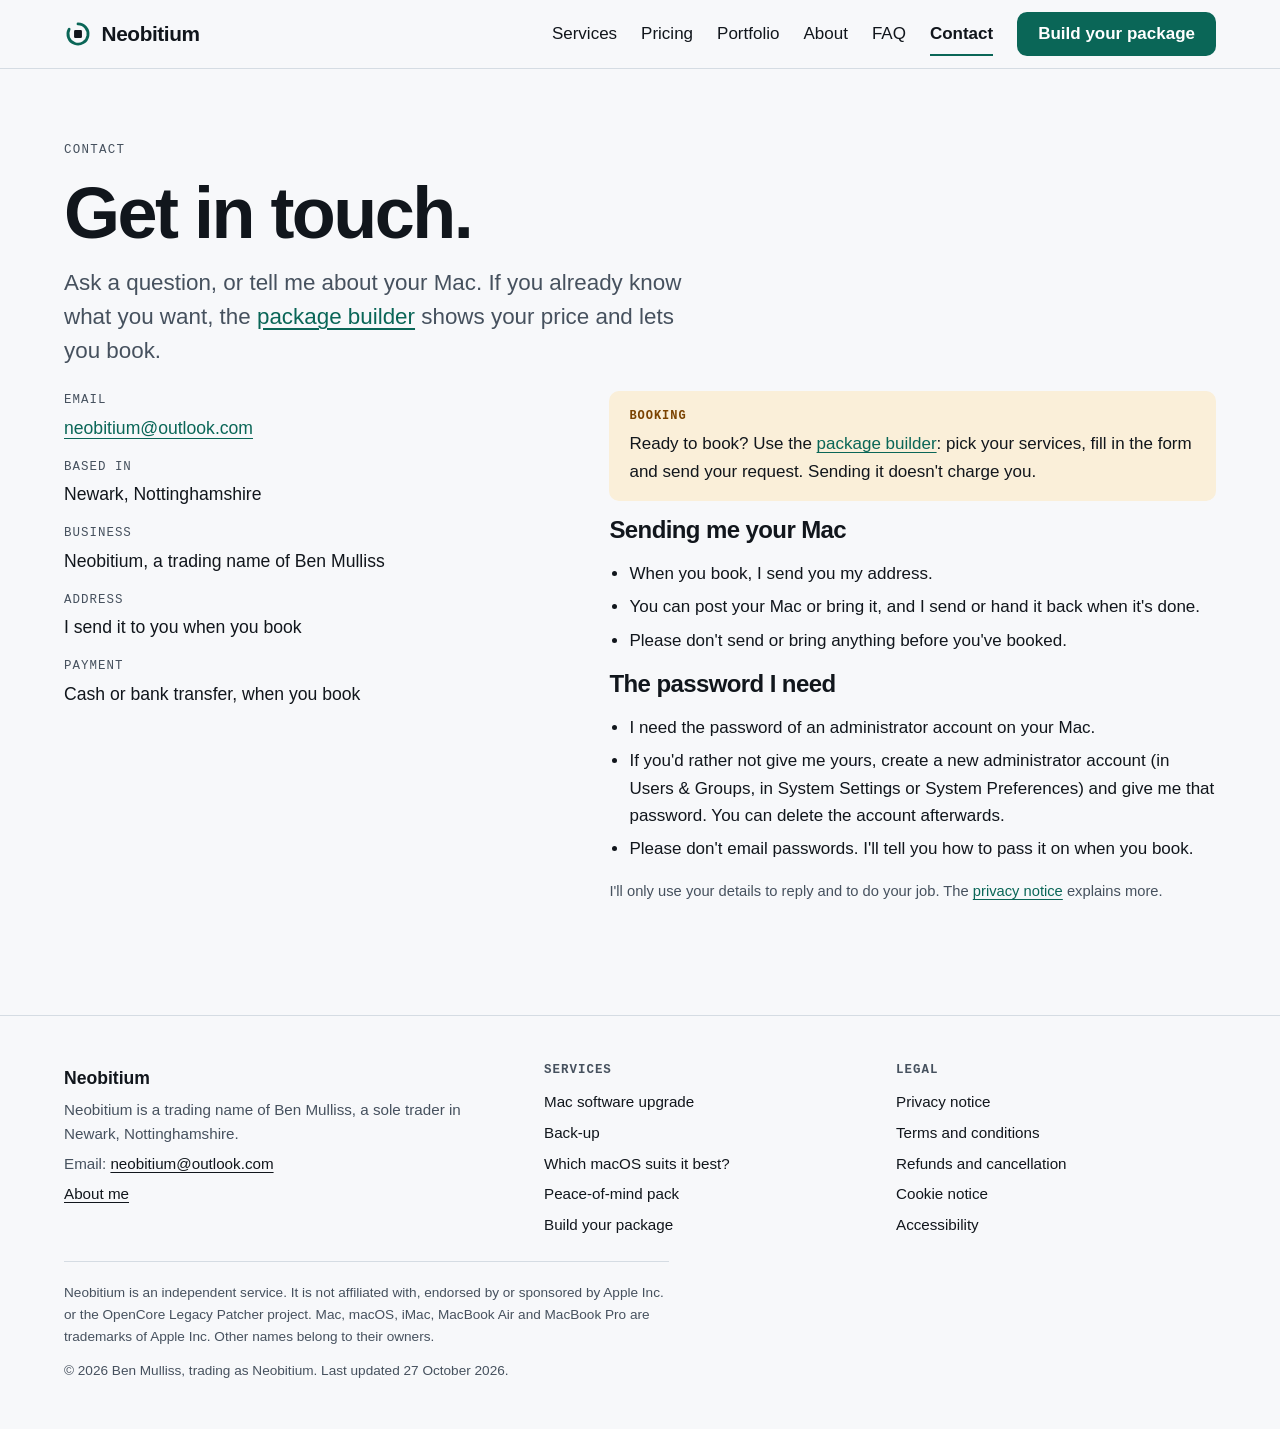
<file: contact.html>
<!doctype html>
<html lang="en-GB">
<head>
<meta charset="utf-8">
<meta name="viewport" content="width=device-width, initial-scale=1">
<meta name="color-scheme" content="light dark">
<title>Contact | Neobitium</title>
<meta name="description" content="Contact Neobitium in Newark, Nottinghamshire about upgrading your older Mac.">
<meta name="theme-color" content="#f7f8fa" media="(prefers-color-scheme: light)">
<meta name="theme-color" content="#0d1114" media="(prefers-color-scheme: dark)">
<meta property="og:site_name" content="Neobitium">
<meta property="og:type" content="website">
<meta property="og:locale" content="en_GB">
<meta property="og:title" content="Contact | Neobitium">
<meta property="og:description" content="Contact Neobitium in Newark, Nottinghamshire about upgrading your older Mac.">
<meta name="twitter:card" content="summary_large_image">
<meta name="twitter:title" content="Contact | Neobitium">
<meta name="twitter:description" content="Contact Neobitium in Newark, Nottinghamshire about upgrading your older Mac.">
<link rel="canonical" href="https://sjelite09.github.io/neobitium/contact.html">
<meta property="og:url" content="https://sjelite09.github.io/neobitium/contact.html">
<meta property="og:image" content="https://sjelite09.github.io/neobitium/og-image.png">
<meta property="og:image:width" content="1200">
<meta property="og:image:height" content="630">
<meta property="og:image:alt" content="Neobitium: newer macOS for older Macs, Newark.">
<meta name="twitter:image" content="https://sjelite09.github.io/neobitium/og-image.png">
<link rel="icon" href="favicon.svg" type="image/svg+xml">
<script>document.documentElement.classList.add("js")</script>
<link rel="stylesheet" href="styles.css">
</head>
<body>
<a class="skip" href="#main">Skip to main content</a>
<header class="site-header"><div class="wrap header-inner"><a class="brand" href="index.html"><svg class="logo" viewBox="0 0 32 32" aria-hidden="true" focusable="false"><path d="M16 4.5a11.5 11.5 0 1 1-10.1 6" fill="none" stroke="var(--accent)" stroke-width="3.2" stroke-linecap="round"/><rect x="11.5" y="11.5" width="9" height="9" rx="1.5" fill="var(--ink)"/></svg><span>Neobitium</span></a><button class="nav-toggle btn btn-quiet" type="button" aria-expanded="false" aria-controls="site-nav">Menu</button><nav class="nav" id="site-nav" aria-label="Main"><ul><li><a href="services.html">Services</a></li><li><a href="pricing.html">Pricing</a></li><li><a href="portfolio.html">Portfolio</a></li><li><a href="about.html">About</a></li><li><a href="faq.html">FAQ</a></li><li><a href="contact.html" aria-current="page">Contact</a></li><li><a class="btn btn-primary" href="package.html">Build your package</a></li></ul></nav></div></header>
<main id="main" tabindex="-1">

<section class="wrap page-head">
<p class="eyebrow">Contact</p>
<h1>Get in touch.</h1>
<p class="lead">Ask a question, or tell me about your Mac. If you already know what you want, the <a href="package.html">package builder</a> shows your price and lets you book.</p>
</section>

<div class="wrap contact-grid">
<div class="contact-details">
<dl>
<div><dt>Email</dt><dd><a href="mailto:neobitium@outlook.com" data-contact-email>neobitium@outlook.com</a></dd></div>
<div><dt>Based in</dt><dd>Newark, Nottinghamshire</dd></div>
<div><dt>Business</dt><dd>Neobitium, a trading name of Ben Mulliss</dd></div>
<div><dt>Address</dt><dd>I send it to you when you book</dd></div>
<div><dt>Payment</dt><dd>Cash or bank transfer, when you book</dd></div>
</dl>
</div>

<div class="contact-form-col prose">
<p class="note"><span class="label">Booking</span>Ready to book? Use the <a href="package.html">package builder</a>: pick your services, fill in the form and send your request. Sending it doesn't charge you.</p>
<h2 style="font-size:1.5rem">Sending me your Mac</h2>
<ul><li>When you book, I send you my address.</li><li>You can post your Mac or bring it, and I send or hand it back when it's done.</li><li>Please don't send or bring anything before you've booked.</li></ul>
<h2 style="font-size:1.5rem">The password I need</h2>
<ul><li>I need the password of an administrator account on your Mac.</li><li>If you'd rather not give me yours, create a new administrator account (in Users &amp; Groups, in System Settings or System Preferences) and give me that password. You can delete the account afterwards.</li><li>Please don't email passwords. I'll tell you how to pass it on when you book.</li></ul>
<p class="small">I'll only use your details to reply and to do your job. The <a href="privacy.html">privacy notice</a> explains more.</p>
</div>
</div>

</main>
<footer class="site-footer"><div class="wrap">
<div class="footer-grid">
<div class="footer-biz">
<p><strong>Neobitium</strong></p>
<p>Neobitium is a trading name of Ben Mulliss, a sole trader in Newark, Nottinghamshire.</p>

<p>Email: <a href="mailto:neobitium@outlook.com" data-contact-email>neobitium@outlook.com</a></p>
<p><a href="about.html">About me</a></p>
</div>
<div><h2>Services</h2><ul class="link-list"><li><a href="services.html#mac-software">Mac software upgrade</a></li><li><a href="services.html#backup">Back-up</a></li><li><a href="services.html#macos-test">Which macOS suits it best?</a></li><li><a href="services.html#care">Peace-of-mind pack</a></li><li><a href="package.html">Build your package</a></li></ul></div>
<div><h2>Legal</h2><ul class="link-list"><li><a href="privacy.html">Privacy notice</a></li><li><a href="terms.html">Terms and conditions</a></li><li><a href="refunds.html">Refunds and cancellation</a></li><li><a href="cookies.html">Cookie notice</a></li><li><a href="accessibility.html">Accessibility</a></li></ul></div>
</div>
<p class="small-print">Neobitium is an independent service. It is not affiliated with, endorsed by or sponsored by Apple Inc. or the OpenCore Legacy Patcher project. Mac, macOS, iMac, MacBook Air and MacBook Pro are trademarks of Apple Inc. Other names belong to their owners.</p>
<p class="small-print">&copy; 2026 Ben Mulliss, trading as Neobitium. Last updated 27 October 2026.</p>
</div></footer>
<script src="site.js"></script>
</body>
</html>
</file>
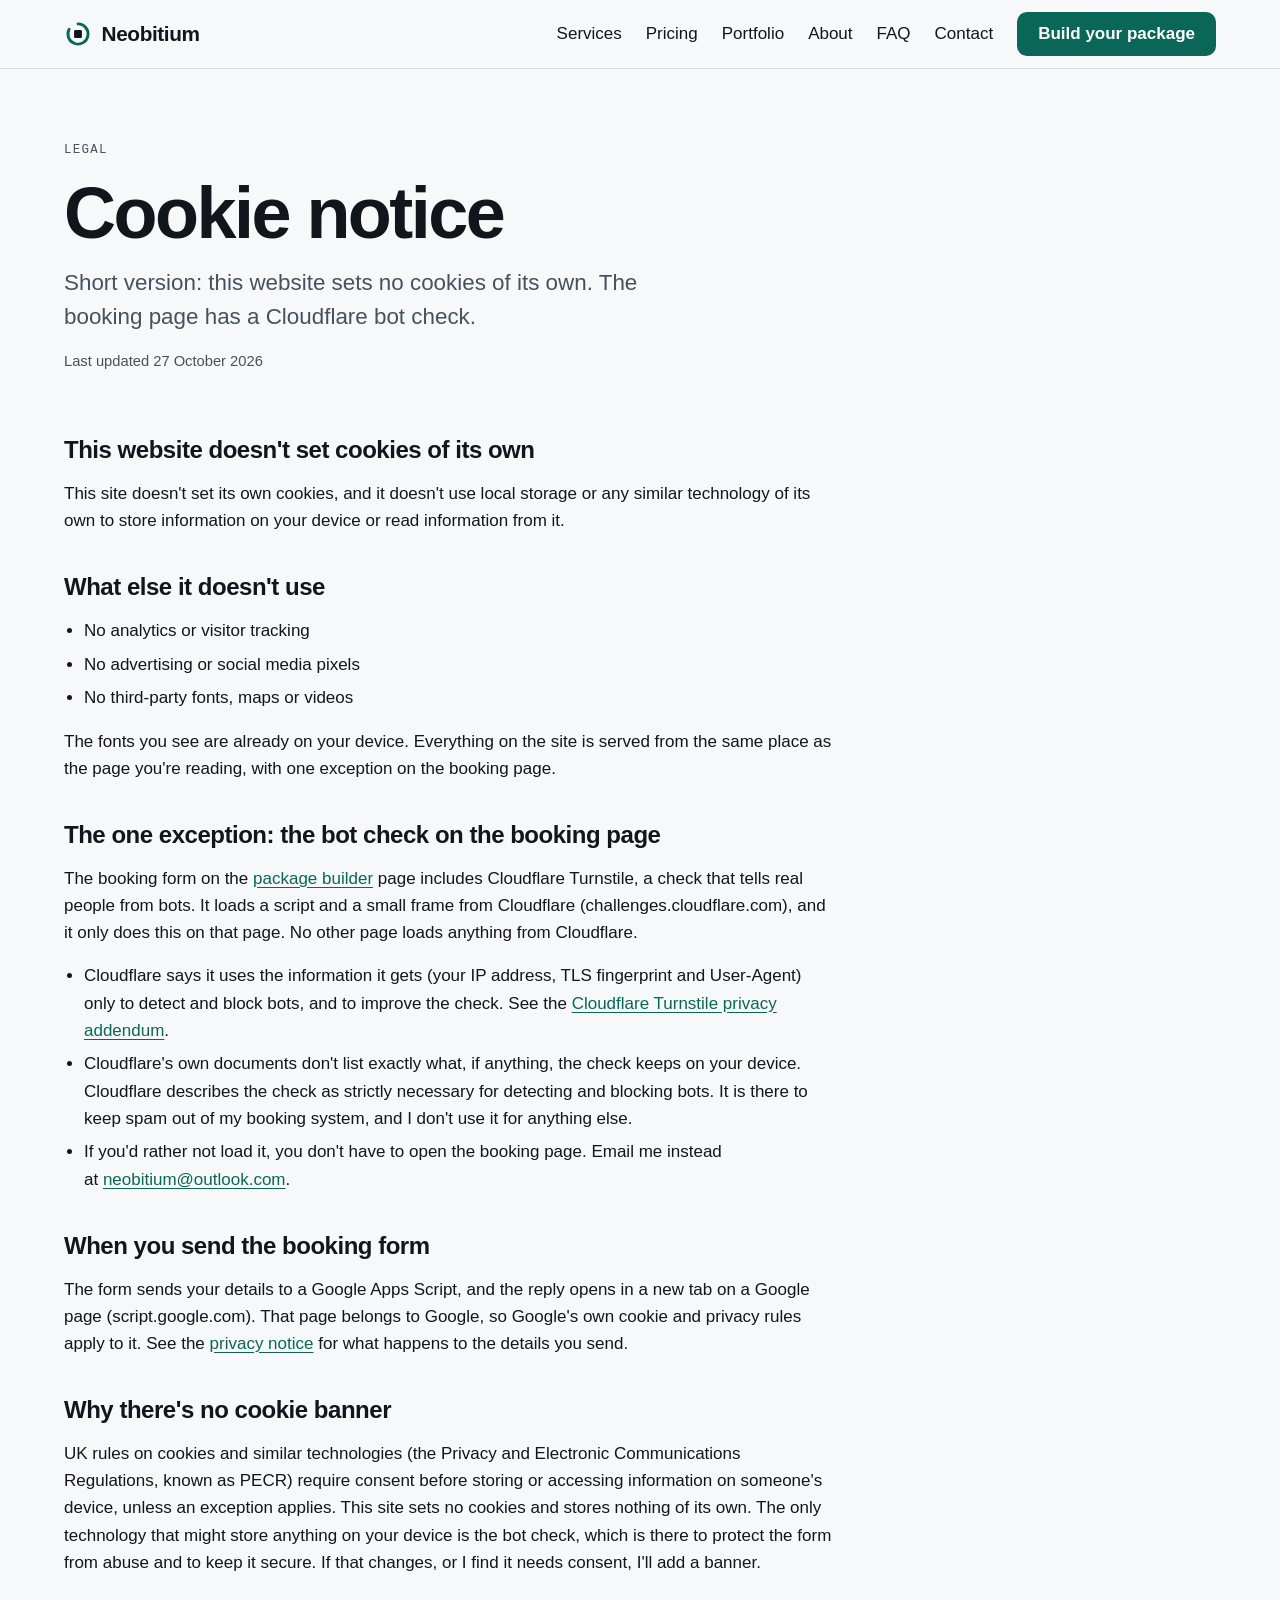
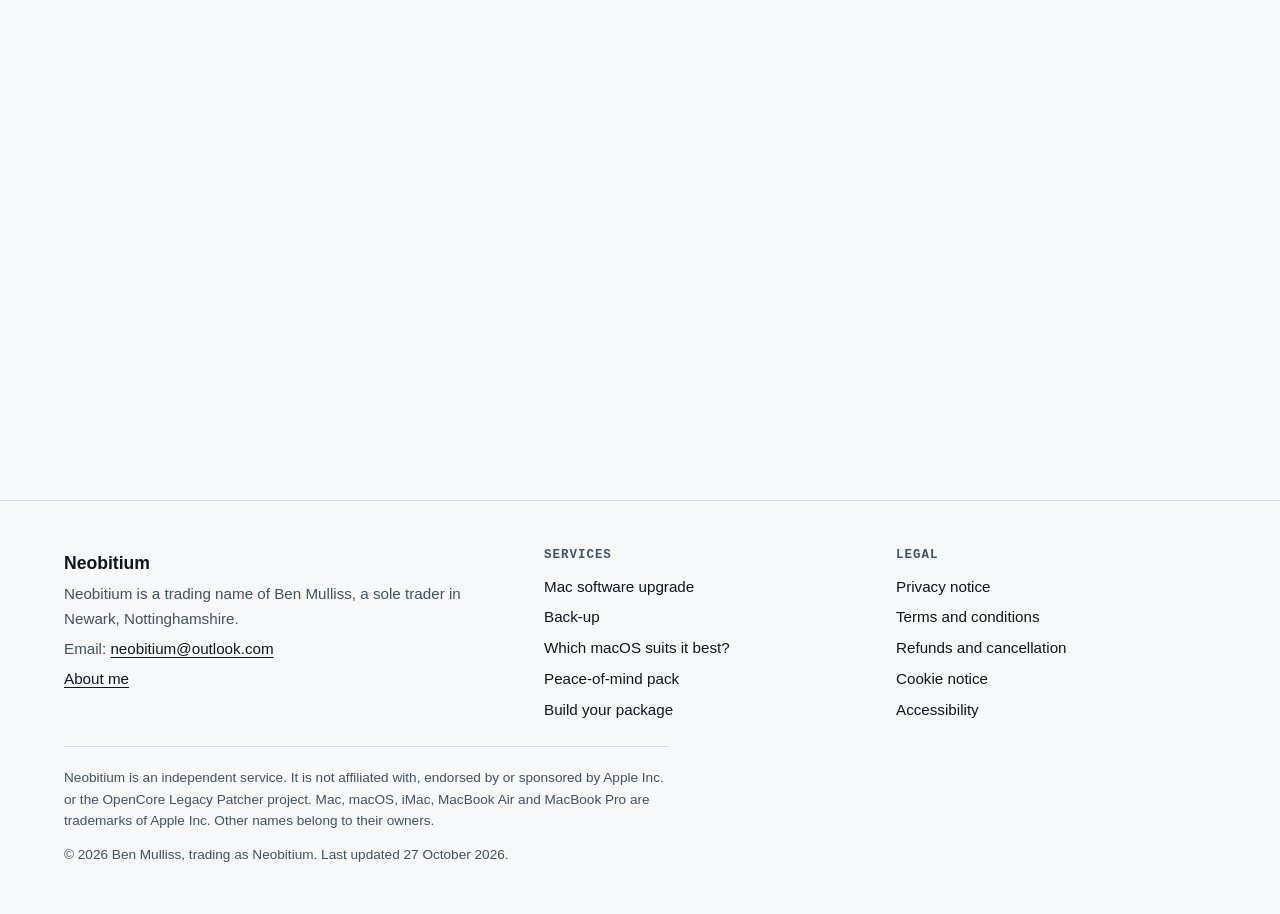
<file: cookies.html>
<!doctype html>
<html lang="en-GB">
<head>
<meta charset="utf-8">
<meta name="viewport" content="width=device-width, initial-scale=1">
<meta name="color-scheme" content="light dark">
<title>Cookie notice | Neobitium</title>
<meta name="description" content="Neobitium&#x27;s website sets no cookies of its own and has no analytics. The booking page loads a Cloudflare bot check.">
<meta name="theme-color" content="#f7f8fa" media="(prefers-color-scheme: light)">
<meta name="theme-color" content="#0d1114" media="(prefers-color-scheme: dark)">
<meta property="og:site_name" content="Neobitium">
<meta property="og:type" content="website">
<meta property="og:locale" content="en_GB">
<meta property="og:title" content="Cookie notice | Neobitium">
<meta property="og:description" content="Neobitium&#x27;s website sets no cookies of its own and has no analytics. The booking page loads a Cloudflare bot check.">
<meta name="twitter:card" content="summary_large_image">
<meta name="twitter:title" content="Cookie notice | Neobitium">
<meta name="twitter:description" content="Neobitium&#x27;s website sets no cookies of its own and has no analytics. The booking page loads a Cloudflare bot check.">
<link rel="canonical" href="https://sjelite09.github.io/neobitium/cookies.html">
<meta property="og:url" content="https://sjelite09.github.io/neobitium/cookies.html">
<meta property="og:image" content="https://sjelite09.github.io/neobitium/og-image.png">
<meta property="og:image:width" content="1200">
<meta property="og:image:height" content="630">
<meta property="og:image:alt" content="Neobitium: newer macOS for older Macs, Newark.">
<meta name="twitter:image" content="https://sjelite09.github.io/neobitium/og-image.png">
<link rel="icon" href="favicon.svg" type="image/svg+xml">
<script>document.documentElement.classList.add("js")</script>
<link rel="stylesheet" href="styles.css">
</head>
<body>
<a class="skip" href="#main">Skip to main content</a>
<header class="site-header"><div class="wrap header-inner"><a class="brand" href="index.html"><svg class="logo" viewBox="0 0 32 32" aria-hidden="true" focusable="false"><path d="M16 4.5a11.5 11.5 0 1 1-10.1 6" fill="none" stroke="var(--accent)" stroke-width="3.2" stroke-linecap="round"/><rect x="11.5" y="11.5" width="9" height="9" rx="1.5" fill="var(--ink)"/></svg><span>Neobitium</span></a><button class="nav-toggle btn btn-quiet" type="button" aria-expanded="false" aria-controls="site-nav">Menu</button><nav class="nav" id="site-nav" aria-label="Main"><ul><li><a href="services.html">Services</a></li><li><a href="pricing.html">Pricing</a></li><li><a href="portfolio.html">Portfolio</a></li><li><a href="about.html">About</a></li><li><a href="faq.html">FAQ</a></li><li><a href="contact.html">Contact</a></li><li><a class="btn btn-primary" href="package.html">Build your package</a></li></ul></nav></div></header>
<main id="main" tabindex="-1">

<section class="wrap page-head">
<p class="eyebrow">Legal</p>
<h1>Cookie notice</h1>
<p class="lead">Short version: this website sets no cookies of its own. The booking page has a Cloudflare bot check.</p>
<p class="meta small">Last updated 27 October 2026</p>
</section>
<article class="wrap legal prose">

<h2>This website doesn't set cookies of its own</h2>
<p>This site doesn't set its own cookies, and it doesn't use local storage or any similar technology of its own to store information on your device or read information from it.</p>

<h2>What else it doesn't use</h2>
<ul>
<li>No analytics or visitor tracking</li>
<li>No advertising or social media pixels</li>
<li>No third-party fonts, maps or videos</li>
</ul>
<p>The fonts you see are already on your device. Everything on the site is served from the same place as the page you're reading, with one exception on the booking page.</p>

<h2>The one exception: the bot check on the booking page</h2>
<p>The booking form on the <a href="package.html">package builder</a> page includes Cloudflare Turnstile, a check that tells real people from bots. It loads a script and a small frame from Cloudflare (challenges.cloudflare.com), and it only does this on that page. No other page loads anything from Cloudflare.</p>
<ul>
<li>Cloudflare says it uses the information it gets (your IP address, TLS fingerprint and User-Agent) only to detect and block bots, and to improve the check. See the <a href="https://www.cloudflare.com/turnstile-privacy-policy/" target="_blank" rel="noopener noreferrer">Cloudflare Turnstile privacy addendum<span class="visually-hidden"> (opens in a new tab)</span></a>.</li>
<li>Cloudflare's own documents don't list exactly what, if anything, the check keeps on your device. Cloudflare describes the check as strictly necessary for detecting and blocking bots. It is there to keep spam out of my booking system, and I don't use it for anything else.</li>
<li>If you'd rather not load it, you don't have to open the booking page. Email me instead at <a href="mailto:neobitium@outlook.com" data-contact-email>neobitium@outlook.com</a>.</li>
</ul>

<h2>When you send the booking form</h2>
<p>The form sends your details to a Google Apps Script, and the reply opens in a new tab on a Google page (script.google.com). That page belongs to Google, so Google's own cookie and privacy rules apply to it. See the <a href="privacy.html">privacy notice</a> for what happens to the details you send.</p>

<h2>Why there's no cookie banner</h2>
<p>UK rules on cookies and similar technologies (the Privacy and Electronic Communications Regulations, known as PECR) require consent before storing or accessing information on someone's device, unless an exception applies. This site sets no cookies and stores nothing of its own. The only technology that might store anything on your device is the bot check, which is there to protect the form from abuse and to keep it secure. If that changes, or I find it needs consent, I'll add a banner.</p>

<h2>Links to other sites</h2>
<p>Some pages link to other websites, such as the ICO, Citizens Advice or Cloudflare. Those sites have their own cookie policies, which I don't control.</p>

<h2>Server logs</h2>
<p>The server that hosts this site may keep technical logs. These aren't cookies. They are covered in the <a href="privacy.html">privacy notice</a>.</p>

<h2>If this changes</h2>
<p>If I ever add anything that stores or reads information on your device, I'll update this page and ask for your consent first where the law requires it.</p>

</article>

</main>
<footer class="site-footer"><div class="wrap">
<div class="footer-grid">
<div class="footer-biz">
<p><strong>Neobitium</strong></p>
<p>Neobitium is a trading name of Ben Mulliss, a sole trader in Newark, Nottinghamshire.</p>

<p>Email: <a href="mailto:neobitium@outlook.com" data-contact-email>neobitium@outlook.com</a></p>
<p><a href="about.html">About me</a></p>
</div>
<div><h2>Services</h2><ul class="link-list"><li><a href="services.html#mac-software">Mac software upgrade</a></li><li><a href="services.html#backup">Back-up</a></li><li><a href="services.html#macos-test">Which macOS suits it best?</a></li><li><a href="services.html#care">Peace-of-mind pack</a></li><li><a href="package.html">Build your package</a></li></ul></div>
<div><h2>Legal</h2><ul class="link-list"><li><a href="privacy.html">Privacy notice</a></li><li><a href="terms.html">Terms and conditions</a></li><li><a href="refunds.html">Refunds and cancellation</a></li><li><a href="cookies.html">Cookie notice</a></li><li><a href="accessibility.html">Accessibility</a></li></ul></div>
</div>
<p class="small-print">Neobitium is an independent service. It is not affiliated with, endorsed by or sponsored by Apple Inc. or the OpenCore Legacy Patcher project. Mac, macOS, iMac, MacBook Air and MacBook Pro are trademarks of Apple Inc. Other names belong to their owners.</p>
<p class="small-print">&copy; 2026 Ben Mulliss, trading as Neobitium. Last updated 27 October 2026.</p>
</div></footer>
<script src="site.js"></script>
</body>
</html>
</file>
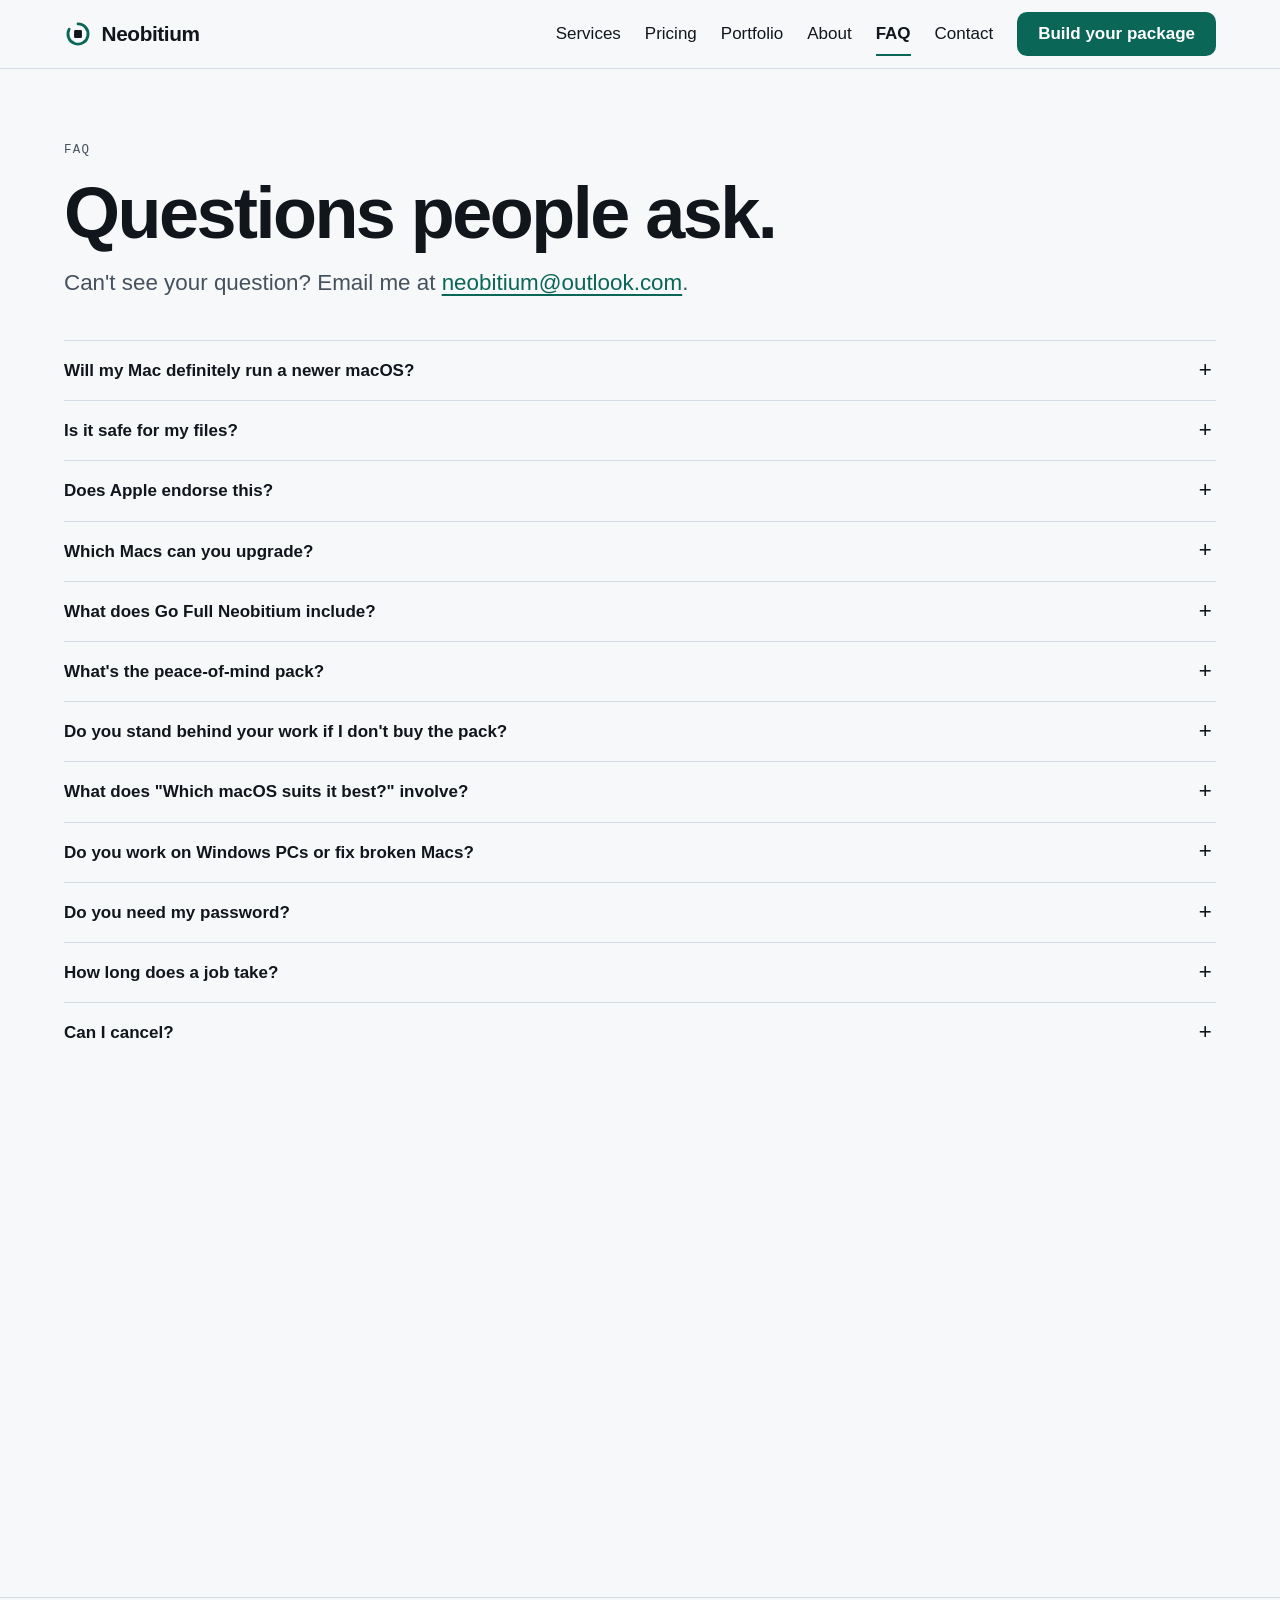
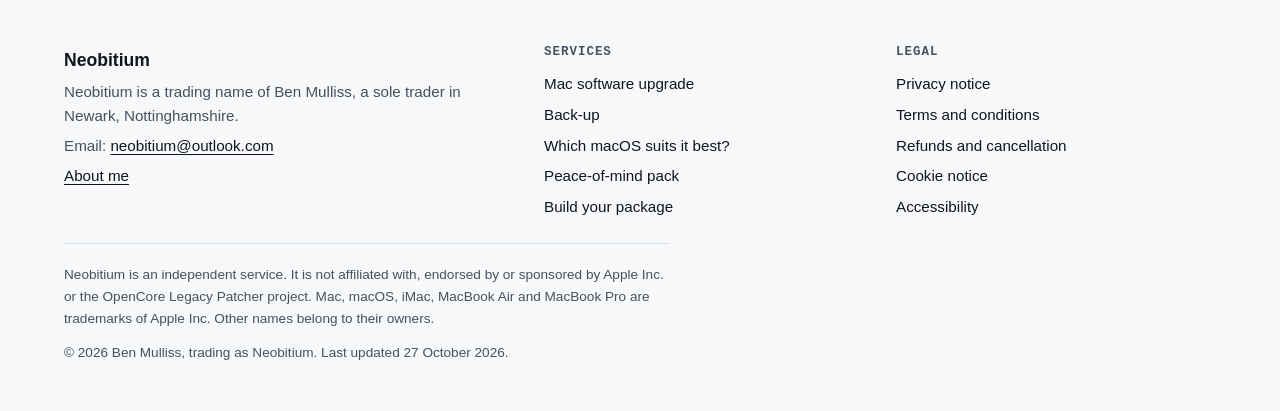
<file: faq.html>
<!doctype html>
<html lang="en-GB">
<head>
<meta charset="utf-8">
<meta name="viewport" content="width=device-width, initial-scale=1">
<meta name="color-scheme" content="light dark">
<title>FAQ | Neobitium</title>
<meta name="description" content="Answers about Mac software upgrades, back-ups, aftercare, cancellations and data at Neobitium.">
<meta name="theme-color" content="#f7f8fa" media="(prefers-color-scheme: light)">
<meta name="theme-color" content="#0d1114" media="(prefers-color-scheme: dark)">
<meta property="og:site_name" content="Neobitium">
<meta property="og:type" content="website">
<meta property="og:locale" content="en_GB">
<meta property="og:title" content="FAQ | Neobitium">
<meta property="og:description" content="Answers about Mac software upgrades, back-ups, aftercare, cancellations and data at Neobitium.">
<meta name="twitter:card" content="summary_large_image">
<meta name="twitter:title" content="FAQ | Neobitium">
<meta name="twitter:description" content="Answers about Mac software upgrades, back-ups, aftercare, cancellations and data at Neobitium.">
<link rel="canonical" href="https://sjelite09.github.io/neobitium/faq.html">
<meta property="og:url" content="https://sjelite09.github.io/neobitium/faq.html">
<meta property="og:image" content="https://sjelite09.github.io/neobitium/og-image.png">
<meta property="og:image:width" content="1200">
<meta property="og:image:height" content="630">
<meta property="og:image:alt" content="Neobitium: newer macOS for older Macs, Newark.">
<meta name="twitter:image" content="https://sjelite09.github.io/neobitium/og-image.png">
<link rel="icon" href="favicon.svg" type="image/svg+xml">
<script>document.documentElement.classList.add("js")</script>
<link rel="stylesheet" href="styles.css">
</head>
<body>
<a class="skip" href="#main">Skip to main content</a>
<header class="site-header"><div class="wrap header-inner"><a class="brand" href="index.html"><svg class="logo" viewBox="0 0 32 32" aria-hidden="true" focusable="false"><path d="M16 4.5a11.5 11.5 0 1 1-10.1 6" fill="none" stroke="var(--accent)" stroke-width="3.2" stroke-linecap="round"/><rect x="11.5" y="11.5" width="9" height="9" rx="1.5" fill="var(--ink)"/></svg><span>Neobitium</span></a><button class="nav-toggle btn btn-quiet" type="button" aria-expanded="false" aria-controls="site-nav">Menu</button><nav class="nav" id="site-nav" aria-label="Main"><ul><li><a href="services.html">Services</a></li><li><a href="pricing.html">Pricing</a></li><li><a href="portfolio.html">Portfolio</a></li><li><a href="about.html">About</a></li><li><a href="faq.html" aria-current="page">FAQ</a></li><li><a href="contact.html">Contact</a></li><li><a class="btn btn-primary" href="package.html">Build your package</a></li></ul></nav></div></header>
<main id="main" tabindex="-1">

<section class="wrap page-head">
<p class="eyebrow">FAQ</p>
<h1>Questions people ask.</h1>
<p class="lead">Can't see your question? Email me at <a href="mailto:neobitium@outlook.com" data-contact-email>neobitium@outlook.com</a>.</p>
</section>
<section class="wrap section faq" style="padding-top:1rem">
<details><summary>Will my Mac definitely run a newer macOS?</summary><div class="answer"><ul><li>No. It depends on the exact model.</li><li>I check yours before I start.</li><li>If it can't take the upgrade, I refund you in full, not including postage costs.</li><li>Features that need an Apple silicon or T2 security chip, like iPhone Mirroring, won't work on older Macs.</li></ul></div></details><details><summary>Is it safe for my files?</summary><div class="answer"><ul><li>With the back-up add-on, I make a full Time Machine copy of your Mac on my encrypted SSD, and check it's complete.</li><li>Your files are safe there even if I have to wipe your Mac and start again.</li><li>That happened once, on the MacBook Air in my portfolio, and the back-up put it right.</li><li>It's £20 extra, and included in Go Full. I strongly recommend it.</li></ul></div></details><details><summary>Does Apple endorse this?</summary><div class="answer"><p>No. OpenCore Legacy Patcher is a separate open-source project. Neobitium isn't connected to Apple or to that project.</p></div></details><details><summary>Which Macs can you upgrade?</summary><div class="answer"><p>Apple-branded Macs where the model suits the upgrade. Email me the model and year (see About This Mac in the Apple menu) and I'll tell you what to expect.</p></div></details><details><summary>What does Go Full Neobitium include?</summary><div class="answer"><p>Everything, for £120 (worth £145 separately):</p><ul><li>A full back-up of your Mac, kept on my encrypted SSD for 14 days after I hand it back</li><li>The Mac software upgrade, with a basic test afterwards</li><li>A test of which macOS suits your Mac best (several versions installed and tried)</li><li>A full test of everything afterwards</li><li>14 days of aftercare</li></ul></div></details><details><summary>What's the peace-of-mind pack?</summary><div class="answer"><ul><li>A full test of everything after the upgrade.</li><li>14 days of aftercare: free fixes for anything I installed or changed that stops working as described.</li><li>£15 as an add-on, and included in Go Full.</li></ul></div></details><details><summary>Do you stand behind your work if I don't buy the pack?</summary><div class="answer"><ul><li>Yes. Every job comes with your legal rights.</li><li>If my work isn't done with reasonable care and skill, I put it right for free.</li><li>The pack adds the thorough test and a clear 14-day window for quick fixes.</li><li>The <a href="terms.html">terms</a> explain what is and isn't covered.</li></ul></div></details><details><summary>What does "Which macOS suits it best?" involve?</summary><div class="answer"><p>I install several unsupported macOS versions on the same drive and test each to see which runs best on your Mac. It takes much longer than a single upgrade, so it costs £30 extra.</p></div></details><details><summary>Do you work on Windows PCs or fix broken Macs?</summary><div class="answer"><p>No. Neobitium is Macs only, so I can do one job properly. I don't do repairs or hardware upgrades.</p></div></details><details><summary>Do you need my password?</summary><div class="answer"><ul><li>I need the password of an administrator account on your Mac.</li><li>If you'd rather not give me yours, create a new administrator account (in Users &amp; Groups, in System Settings or System Preferences) and give me that password. You can delete the account afterwards.</li><li>Please don't email passwords. I'll tell you how to pass it on when you book.</li></ul></div></details><details><summary>How long does a job take?</summary><div class="answer"><ul><li>There isn't one number.</li><li>Some of the time I'm working on the Mac, some of the time I'm waiting beside it, and some of the time it runs by itself.</li><li>Ask me about your Mac and I'll give you an idea.</li></ul></div></details><details><summary>Can I cancel?</summary><div class="answer"><p>Yes. You have 14 days to cancel after you book, as long as I haven't started the upgrade. Once I've started, there are no refunds, because I have to finish it. The <a href="refunds.html">refunds and cancellation policy</a> has the details.</p></div></details><details><summary>How do I pay?</summary><div class="answer"><ul><li>You pay when you book.</li><li>I accept cash or bank transfer, and I'll tell you how when I confirm your booking.</li><li>If I can't do the job, I refund you in full, not including postage costs.</li></ul></div></details><details><summary>How do I book?</summary><div class="answer"><ul><li>Use the <a href="package.html">package builder</a>: pick your services, fill in the short form and send your booking request.</li><li>Sending it doesn't charge you.</li><li>I email you to confirm what's included and the price, and to tell you how to pay.</li><li>Prefer email? Write to me at <a href="mailto:neobitium@outlook.com" data-contact-email>neobitium@outlook.com</a>.</li></ul></div></details><details><summary>Is it worth upgrading my Mac?</summary><div class="answer"><p>Often, but not always. I'd rather tell you not to book than take your money for an upgrade that won't help. The <a href="services.html#not-worth-it">list of reasons it might not be worth it</a> is on the services page.</p></div></details><details><summary>What do you do with my data?</summary><div class="answer"><ul><li>With a back-up, I copy your Mac to my encrypted SSD.</li><li>I delete the copy 14 days after I hand your Mac back.</li><li>The website sets no cookies and has no tracking. It only receives what you type into the booking form. See the <a href="privacy.html">privacy notice</a>.</li></ul></div></details><details><summary>How do I get my Mac to you?</summary><div class="answer"><ul><li>When you book, I send you my address.</li><li>You can post your Mac or bring it, and I send or hand it back when it's done.</li><li>Please don't send anything before you've booked, and pack it carefully.</li></ul></div></details><details><summary>I'm under 18. Can I book?</summary><div class="answer"><p>Please ask a parent or guardian to get in touch. My services are for people aged 18 or over.</p></div></details>
</section>

</main>
<footer class="site-footer"><div class="wrap">
<div class="footer-grid">
<div class="footer-biz">
<p><strong>Neobitium</strong></p>
<p>Neobitium is a trading name of Ben Mulliss, a sole trader in Newark, Nottinghamshire.</p>

<p>Email: <a href="mailto:neobitium@outlook.com" data-contact-email>neobitium@outlook.com</a></p>
<p><a href="about.html">About me</a></p>
</div>
<div><h2>Services</h2><ul class="link-list"><li><a href="services.html#mac-software">Mac software upgrade</a></li><li><a href="services.html#backup">Back-up</a></li><li><a href="services.html#macos-test">Which macOS suits it best?</a></li><li><a href="services.html#care">Peace-of-mind pack</a></li><li><a href="package.html">Build your package</a></li></ul></div>
<div><h2>Legal</h2><ul class="link-list"><li><a href="privacy.html">Privacy notice</a></li><li><a href="terms.html">Terms and conditions</a></li><li><a href="refunds.html">Refunds and cancellation</a></li><li><a href="cookies.html">Cookie notice</a></li><li><a href="accessibility.html">Accessibility</a></li></ul></div>
</div>
<p class="small-print">Neobitium is an independent service. It is not affiliated with, endorsed by or sponsored by Apple Inc. or the OpenCore Legacy Patcher project. Mac, macOS, iMac, MacBook Air and MacBook Pro are trademarks of Apple Inc. Other names belong to their owners.</p>
<p class="small-print">&copy; 2026 Ben Mulliss, trading as Neobitium. Last updated 27 October 2026.</p>
</div></footer>
<script src="site.js"></script>
</body>
</html>
</file>
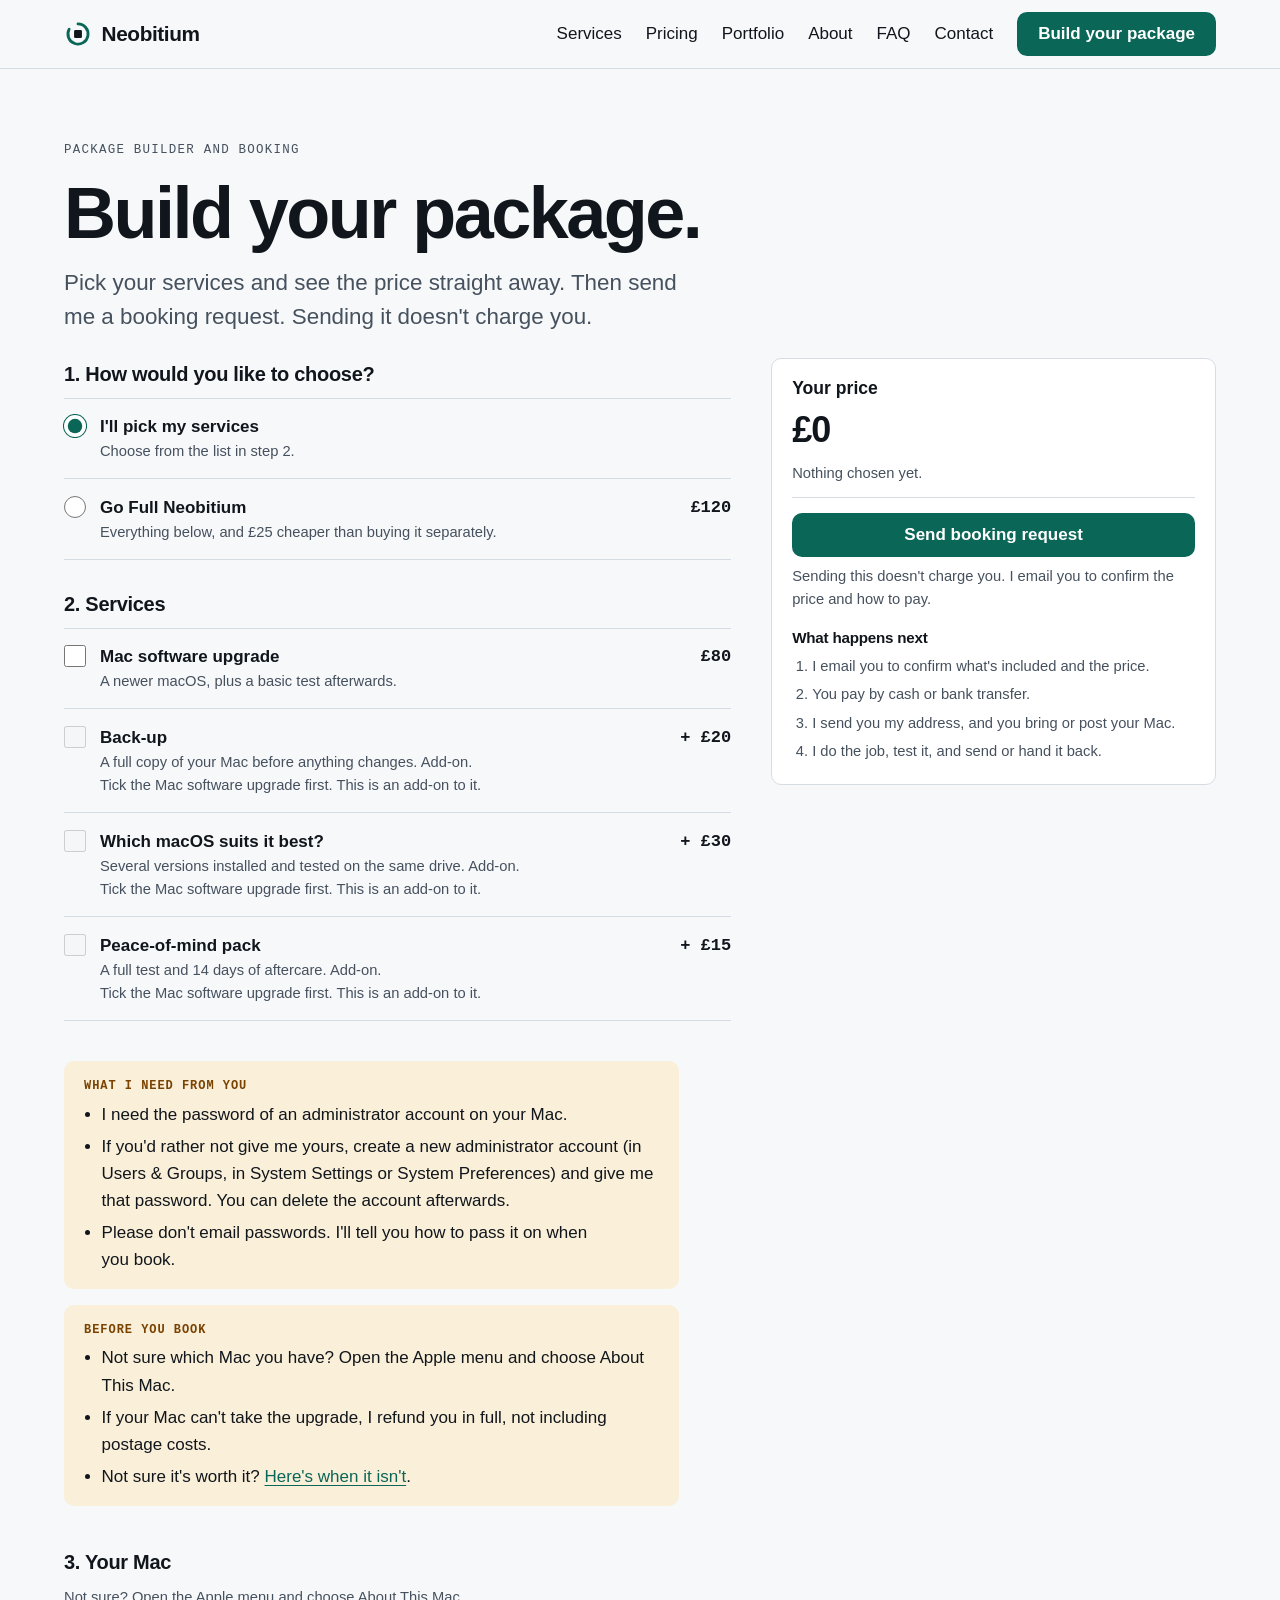
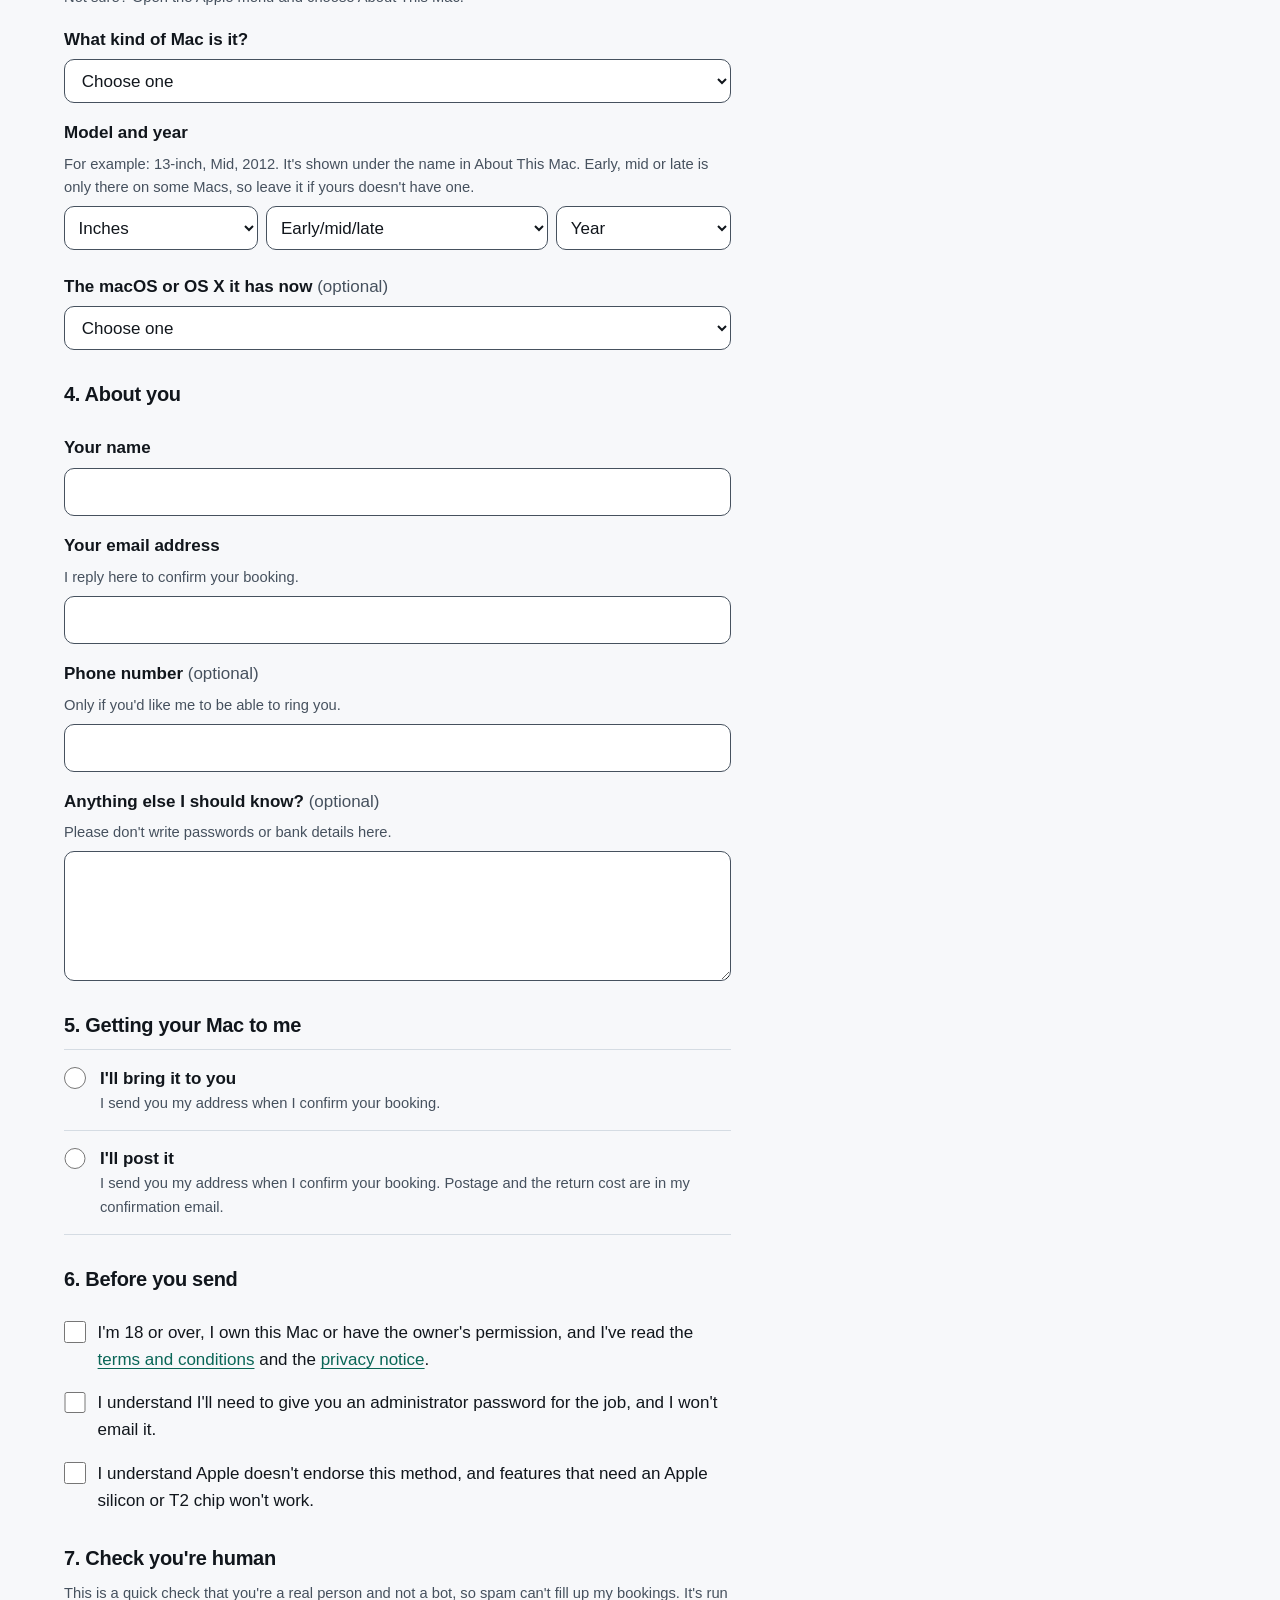
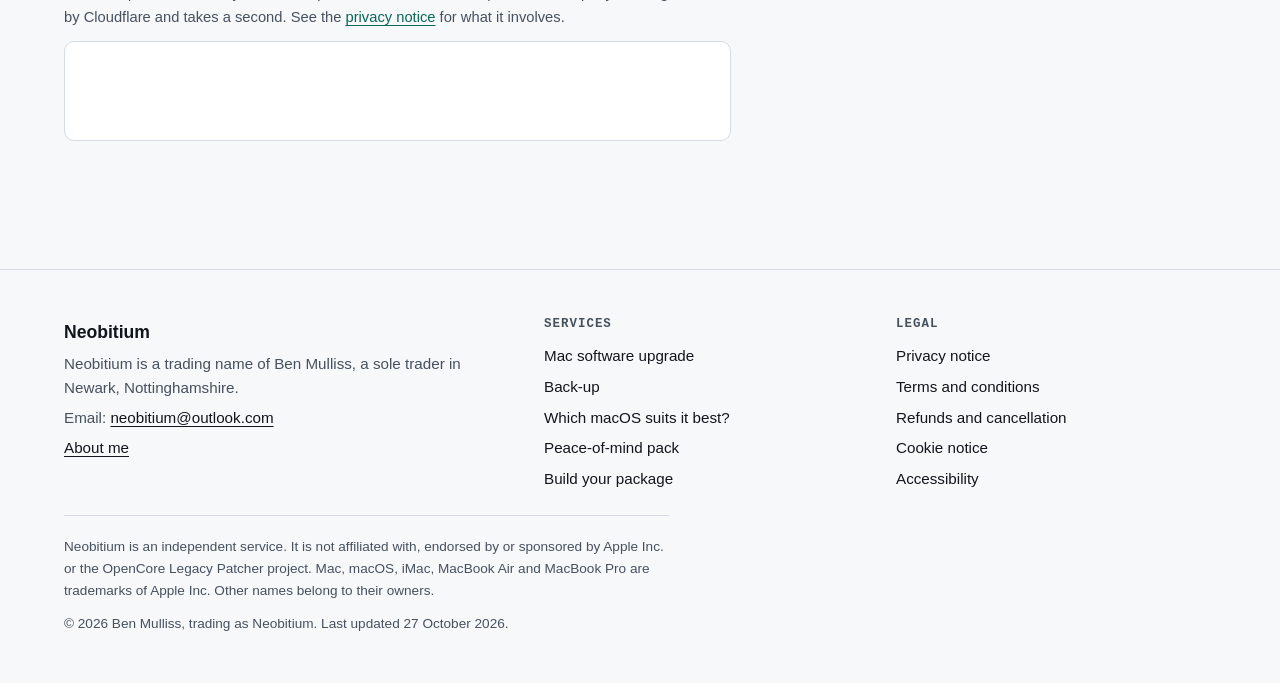
<file: package.html>
<!doctype html>
<html lang="en-GB">
<head>
<meta charset="utf-8">
<meta name="viewport" content="width=device-width, initial-scale=1">
<meta name="color-scheme" content="light dark">
<title>Build your package and book | Neobitium</title>
<meta name="description" content="Choose your Neobitium services, see the price straight away and send a booking request. Sending it doesn&#x27;t charge you.">
<meta name="theme-color" content="#f7f8fa" media="(prefers-color-scheme: light)">
<meta name="theme-color" content="#0d1114" media="(prefers-color-scheme: dark)">
<meta property="og:site_name" content="Neobitium">
<meta property="og:type" content="website">
<meta property="og:locale" content="en_GB">
<meta property="og:title" content="Build your package and book | Neobitium">
<meta property="og:description" content="Choose your Neobitium services, see the price straight away and send a booking request. Sending it doesn&#x27;t charge you.">
<meta name="twitter:card" content="summary_large_image">
<meta name="twitter:title" content="Build your package and book | Neobitium">
<meta name="twitter:description" content="Choose your Neobitium services, see the price straight away and send a booking request. Sending it doesn&#x27;t charge you.">
<link rel="canonical" href="https://sjelite09.github.io/neobitium/package.html">
<meta property="og:url" content="https://sjelite09.github.io/neobitium/package.html">
<meta property="og:image" content="https://sjelite09.github.io/neobitium/og-image.png">
<meta property="og:image:width" content="1200">
<meta property="og:image:height" content="630">
<meta property="og:image:alt" content="Neobitium: newer macOS for older Macs, Newark.">
<meta name="twitter:image" content="https://sjelite09.github.io/neobitium/og-image.png">
<link rel="icon" href="favicon.svg" type="image/svg+xml">
<script>document.documentElement.classList.add("js")</script>
<link rel="stylesheet" href="styles.css">
</head>
<body>
<a class="skip" href="#main">Skip to main content</a>
<header class="site-header"><div class="wrap header-inner"><a class="brand" href="index.html"><svg class="logo" viewBox="0 0 32 32" aria-hidden="true" focusable="false"><path d="M16 4.5a11.5 11.5 0 1 1-10.1 6" fill="none" stroke="var(--accent)" stroke-width="3.2" stroke-linecap="round"/><rect x="11.5" y="11.5" width="9" height="9" rx="1.5" fill="var(--ink)"/></svg><span>Neobitium</span></a><button class="nav-toggle btn btn-quiet" type="button" aria-expanded="false" aria-controls="site-nav">Menu</button><nav class="nav" id="site-nav" aria-label="Main"><ul><li><a href="services.html">Services</a></li><li><a href="pricing.html">Pricing</a></li><li><a href="portfolio.html">Portfolio</a></li><li><a href="about.html">About</a></li><li><a href="faq.html">FAQ</a></li><li><a href="contact.html">Contact</a></li><li><a class="btn btn-primary" href="package.html" aria-current="page">Build your package</a></li></ul></nav></div></header>
<main id="main" tabindex="-1">

<section class="wrap page-head">
<p class="eyebrow">Package builder and booking</p>
<h1>Build your package.</h1>
<p class="lead">Pick your services and see the price straight away. Then send me a booking request. Sending it doesn't charge you.</p>
</section>

<div class="wrap builder">
<div class="builder-main">
<noscript><p class="note"><span class="label">JavaScript is off</span>The price won't update on this page, and the form can't be sent without JavaScript, because the bot check needs it. Please email me at <a href="mailto:neobitium@outlook.com" data-contact-email>neobitium@outlook.com</a> instead and I'll confirm the price by email. The prices are on the <a href="pricing.html">pricing page</a>.</p></noscript>
<form id="pkg-form" class="form" method="post" action="https://script.google.com/macros/s/AKfycbxnCdkjzJKddtDB_9DIbCkSwf2CuN2pP8wGNQgVY0YDxZNLy6KfVKvyHJtKMjOsq7nh9g/exec" target="_blank" rel="noopener" data-connected="true" data-thanks="thanks.html" accept-charset="utf-8">
<div class="err-summary" id="err-summary" tabindex="-1" hidden></div>
<p class="note" id="sent-note" role="status" tabindex="-1" hidden><span class="label">Request sent</span>Your request has opened in a new tab. If that tab says "Request received", you're done and can close it. If it shows a problem, come back to this tab, fix it and press send again. Your answers are still here. <a href="thanks.html" target="_blank" rel="noopener noreferrer">What happens next<span class="visually-hidden"> (opens in a new tab)</span></a>.</p>
<p class="note" id="test-note" role="status" hidden><span class="label">Not connected yet</span>Everything you entered checks out, but this form isn't connected to the booking system yet, so nothing was sent. For now, email me at <a href="mailto:neobitium@outlook.com" data-contact-email>neobitium@outlook.com</a>.</p>

<fieldset>
<legend>1. How would you like to choose?</legend>
<label class="opt"><input type="radio" name="mode" value="pick" checked><span><strong>I'll pick my services</strong><span class="opt-note">Choose from the list in step 2.</span></span><span class="price"></span></label>
<label class="opt"><input type="radio" name="mode" value="full" id="mode-full"><span><strong>Go Full Neobitium</strong><span class="opt-note">Everything below, and £25 cheaper than buying it separately.</span></span><span class="price">£120</span></label>
</fieldset>

<fieldset id="services-fs" aria-describedby="e-svc">
<legend>2. Services</legend>
<label class="opt"><input type="checkbox" name="svc" id="svc-mac" value="mac" data-id="mac">
<span><strong>Mac software upgrade</strong><span class="opt-note">A newer macOS, plus a basic test afterwards.</span><span class="opt-note lock-note" hidden>Included in Go Full Neobitium.</span></span>
<span class="price">£80</span></label>
<label class="opt"><input type="checkbox" name="svc" id="svc-backup" value="backup" data-id="backup">
<span><strong>Back-up</strong><span class="opt-note">A full copy of your Mac before anything changes. Add-on.</span><span class="opt-note lock-note" hidden>Included in Go Full Neobitium.</span><span class="opt-note need-note" hidden>Tick the Mac software upgrade first. This is an add-on to it.</span></span>
<span class="price">+ £20</span></label>
<label class="opt"><input type="checkbox" name="svc" id="svc-ostest" value="ostest" data-id="ostest">
<span><strong>Which macOS suits it best?</strong><span class="opt-note">Several versions installed and tested on the same drive. Add-on.</span><span class="opt-note lock-note" hidden>Included in Go Full Neobitium.</span><span class="opt-note need-note" hidden>Tick the Mac software upgrade first. This is an add-on to it.</span></span>
<span class="price">+ £30</span></label>
<label class="opt"><input type="checkbox" name="svc" id="svc-care" value="care" data-id="care">
<span><strong>Peace-of-mind pack</strong><span class="opt-note">A full test and 14 days of aftercare. Add-on.</span><span class="opt-note lock-note" hidden>Included in Go Full Neobitium.</span><span class="opt-note need-note" hidden>Tick the Mac software upgrade first. This is an add-on to it.</span></span>
<span class="price">+ £15</span></label>
<p class="err" id="e-svc" hidden></p></fieldset>

<div class="notes-stack">
<div class="note"><span class="label">What I need from you</span>
<ul><li>I need the password of an administrator account on your Mac.</li><li>If you'd rather not give me yours, create a new administrator account (in Users &amp; Groups, in System Settings or System Preferences) and give me that password. You can delete the account afterwards.</li><li>Please don't email passwords. I'll tell you how to pass it on when you book.</li></ul>
</div>
<div class="note"><span class="label">Before you book</span>
<ul><li>Not sure which Mac you have? Open the Apple menu and choose About This Mac.</li><li>If your Mac can't take the upgrade, I refund you in full, not including postage costs.</li><li>Not sure it's worth it? <a href="services.html#not-worth-it">Here's when it isn't</a>.</li></ul>
</div>
</div>

<fieldset>
<legend>3. Your Mac</legend>
<p class="hint">Not sure? Open the Apple menu and choose About This Mac.</p>
<div class="field" id="f-mac_type"><label for="mac_type">What kind of Mac is it?</label>
<select id="mac_type" name="mac_type" required data-err="Choose the kind of Mac" aria-describedby="e-mac_type"><option value="">Choose one</option><option value="iMac">iMac</option><option value="MacBook Pro">MacBook Pro</option><option value="MacBook Air">MacBook Air</option><option value="MacBook (12-inch)">MacBook (12-inch)</option><option value="Mac mini">Mac mini</option><option value="Mac Pro">Mac Pro</option><option value="Other or not sure">Other or not sure</option></select>
<p class="err" id="e-mac_type" hidden></p></div>
<div class="field" id="f-mac_model" role="group" aria-labelledby="mm-label" aria-describedby="h-mac_model">
<span id="mm-label" class="field-label">Model and year</span>
<p class="hint" id="h-mac_model">For example: 13-inch, Mid, 2012. It's shown under the name in About This Mac. Early, mid or late is only there on some Macs, so leave it if yours doesn't have one.</p>
<div class="model-row">
<select id="mac_size" name="mac_size" required data-err="Choose the screen size" aria-label="Screen size in inches" data-nosize="[&quot;Mac mini&quot;, &quot;Mac Pro&quot;, &quot;Other or not sure&quot;]"><option value="">Inches</option><option value="11-inch">11-inch</option><option value="12-inch">12-inch</option><option value="13-inch">13-inch</option><option value="14-inch">14-inch</option><option value="15-inch">15-inch</option><option value="16-inch">16-inch</option><option value="17-inch">17-inch</option><option value="20-inch">20-inch</option><option value="21.5-inch">21.5-inch</option><option value="22-inch">22-inch</option><option value="23-inch">23-inch</option><option value="24-inch">24-inch</option><option value="27-inch">27-inch</option></select>
<select id="mac_period" name="mac_period" aria-label="Early, mid or late"><option value="">Early/mid/late</option><option value="Early">Early</option><option value="Mid">Mid</option><option value="Late">Late</option></select>
<select id="mac_year" name="mac_year" required data-err="Choose the year of your Mac" aria-label="Year"><option value="">Year</option><option value="2009">2009</option><option value="2010">2010</option><option value="2011">2011</option><option value="2012">2012</option><option value="2013">2013</option><option value="2014">2014</option><option value="2015">2015</option><option value="2016">2016</option><option value="2017">2017</option><option value="2018">2018</option><option value="2019">2019</option><option value="2020">2020</option><option value="2021">2021</option><option value="2022">2022</option><option value="2023">2023</option><option value="2024">2024</option><option value="2025">2025</option><option value="2026">2026</option></select>
</div>
<div class="model-errs"><p class="err" id="e-mac_size" hidden></p><p class="err" id="e-mac_year" hidden></p></div>
<input type="hidden" name="mac_model" id="mac-model" value="">
</div>
<div class="field" id="f-mac_os"><label for="mac_os">The macOS or OS X it has now <span class="optional">(optional)</span></label>
<select id="mac_os" name="mac_os" autocomplete="off"><option value="">Choose one</option><option value="Leopard">Leopard</option><option value="Snow Leopard">Snow Leopard</option><option value="Lion">Lion</option><option value="Mountain Lion">Mountain Lion</option><option value="Mavericks">Mavericks</option><option value="Yosemite">Yosemite</option><option value="El Capitan">El Capitan</option><option value="Sierra">Sierra</option><option value="High Sierra">High Sierra</option><option value="Mojave">Mojave</option><option value="Catalina">Catalina</option><option value="Big Sur">Big Sur</option><option value="Monterey">Monterey</option><option value="Ventura">Ventura</option><option value="Sonoma">Sonoma</option><option value="Not sure">Not sure</option></select></div>
</fieldset>

<fieldset>
<legend>4. About you</legend>
<div class="field" id="f-name"><label for="name">Your name</label><input id="name" name="name" type="text" aria-describedby="e-name" required data-err="Enter your name" autocomplete="name" maxlength="100"><p class="err" id="e-name" hidden></p></div>
<div class="field" id="f-email"><label for="email">Your email address</label><p class="hint" id="h-email">I reply here to confirm your booking.</p><input id="email" name="email" type="email" aria-describedby="h-email e-email" required data-err="Enter an email address, like name@example.com" autocomplete="email" maxlength="200"><p class="err" id="e-email" hidden></p></div>
<div class="field" id="f-phone"><label for="phone">Phone number <span class="optional">(optional)</span></label><p class="hint" id="h-phone">Only if you'd like me to be able to ring you.</p><input id="phone" name="phone" type="tel" aria-describedby="h-phone e-phone" autocomplete="tel" maxlength="30"><p class="err" id="e-phone" hidden></p></div>
<div class="field" id="f-message"><label for="message">Anything else I should know? <span class="optional">(optional)</span></label>
<p class="hint" id="h-message">Please don't write passwords or bank details here.</p>
<textarea id="message" name="message" rows="4" maxlength="1000" aria-describedby="h-message"></textarea></div>
</fieldset>

<fieldset id="handover-fs" aria-describedby="e-handover">
<legend>5. Getting your Mac to me</legend>
<label class="opt"><input type="radio" name="handover" value="bring" required data-err="Choose how your Mac will get to me"><span><strong>I'll bring it to you</strong><span class="opt-note">I send you my address when I confirm your booking.</span></span><span class="price"></span></label>
<label class="opt"><input type="radio" name="handover" value="post"><span><strong>I'll post it</strong><span class="opt-note">I send you my address when I confirm your booking. Postage and the return cost are in my confirmation email.</span></span><span class="price"></span></label>
<p class="err" id="e-handover" hidden></p>
</fieldset>

<fieldset id="confirm-fs">
<legend>6. Before you send</legend>
<label class="check"><input type="checkbox" name="confirm_terms" value="yes" required data-err="Please agree to the terms and conditions and privacy notice" aria-describedby="e-confirm_terms"><span>I'm 18 or over, I own this Mac or have the owner's permission, and I've read the <a href="terms.html" target="_blank" rel="noopener noreferrer">terms and conditions<span class="visually-hidden"> (opens in a new tab)</span></a> and the <a href="privacy.html" target="_blank" rel="noopener noreferrer">privacy notice<span class="visually-hidden"> (opens in a new tab)</span></a>.</span></label>
<p class="err" id="e-confirm_terms" hidden></p>
<label class="check"><input type="checkbox" name="confirm_password" value="yes" required data-err="Please agree to give an administrator password" aria-describedby="e-confirm_password"><span>I understand I'll need to give you an administrator password for the job, and I won't email it.</span></label>
<p class="err" id="e-confirm_password" hidden></p>
<label class="check"><input type="checkbox" name="confirm_limits" value="yes" required data-err="Please agree that features only available on certain Macs (Apple silicon or T2 chip) won't work" aria-describedby="e-confirm_limits"><span>I understand Apple doesn't endorse this method, and features that need an Apple silicon or T2 chip won't work.</span></label>
<p class="err" id="e-confirm_limits" hidden></p>
</fieldset>

<fieldset id="verify-fs">
<legend>7. Check you're human</legend>
<p class="hint">This is a quick check that you're a real person and not a bot, so spam can't fill up my bookings. It's run by Cloudflare and takes a second. See the <a href="privacy.html#turnstile" target="_blank" rel="noopener noreferrer">privacy notice<span class="visually-hidden"> (opens in a new tab)</span></a> for what it involves.</p>
<div class="verify" id="turnstile-box" tabindex="-1"><div class="cf-turnstile" data-sitekey="0x4AAAAAAFnKVzYzdHcRV-hA" data-theme="auto" data-size="flexible" data-callback="neoVerified" data-expired-callback="neoExpired" data-error-callback="neoExpired"></div></div>
<p class="err" id="e-turnstile" hidden></p>
</fieldset>

<div class="hp" aria-hidden="true"><label>Leave this field empty<input type="text" name="company_website" tabindex="-1" autocomplete="off"></label></div>
<input type="hidden" name="package_summary" id="package-summary" value="">
<input type="hidden" name="total_gbp" id="total-gbp" value="">
<input type="hidden" name="terms_version" value="27 October 2026">
<div class="send-row"><button class="btn btn-primary" type="submit" id="send-btn-2">Send booking request</button><p class="small">Sending this doesn't charge you.</p></div>
</form>
</div>

<aside class="summary" aria-labelledby="sum-h">
<h2 id="sum-h">Your price</h2>
<div aria-live="polite" aria-atomic="true">
<p class="total" id="est-total">£0</p>
<ul class="est-lines" id="est-lines"></ul>
</div>
<p class="small" id="est-notes"></p>
<div class="book">
<button class="btn btn-primary" type="submit" form="pkg-form" id="send-btn" aria-describedby="book-note">Send booking request</button>
<p class="small" id="book-note">Sending this doesn't charge you. I email you to confirm the price and how to pay.</p>
<h3 class="next-h">What happens next</h3>
<ol class="next">
<li>I email you to confirm what's included and the price.</li>
<li>You pay by cash or bank transfer.</li>
<li>I send you my address, and you bring or post your Mac.</li>
<li>I do the job, test it, and send or hand it back.</li>
</ol>
</div>
</aside>
</div>
<script type="application/json" id="pricing-data">{"full": {"price": 120, "includes": ["mac", "backup", "ostest", "care"]}, "items": [{"id": "mac", "label": "Mac software upgrade", "price": 80, "note": "A newer macOS, plus a basic test afterwards."}, {"id": "backup", "label": "Back-up", "price": 20, "needs": "mac", "note": "A full copy of your Mac before anything changes. Add-on."}, {"id": "ostest", "label": "Which macOS suits it best?", "price": 30, "needs": "mac", "note": "Several versions installed and tested on the same drive. Add-on."}, {"id": "care", "label": "Peace-of-mind pack", "price": 15, "needs": "mac", "note": "A full test and 14 days of aftercare. Add-on."}]}</script>
<script src="https://challenges.cloudflare.com/turnstile/v0/api.js" async defer></script>

</main>
<footer class="site-footer"><div class="wrap">
<div class="footer-grid">
<div class="footer-biz">
<p><strong>Neobitium</strong></p>
<p>Neobitium is a trading name of Ben Mulliss, a sole trader in Newark, Nottinghamshire.</p>

<p>Email: <a href="mailto:neobitium@outlook.com" data-contact-email>neobitium@outlook.com</a></p>
<p><a href="about.html">About me</a></p>
</div>
<div><h2>Services</h2><ul class="link-list"><li><a href="services.html#mac-software">Mac software upgrade</a></li><li><a href="services.html#backup">Back-up</a></li><li><a href="services.html#macos-test">Which macOS suits it best?</a></li><li><a href="services.html#care">Peace-of-mind pack</a></li><li><a href="package.html">Build your package</a></li></ul></div>
<div><h2>Legal</h2><ul class="link-list"><li><a href="privacy.html">Privacy notice</a></li><li><a href="terms.html">Terms and conditions</a></li><li><a href="refunds.html">Refunds and cancellation</a></li><li><a href="cookies.html">Cookie notice</a></li><li><a href="accessibility.html">Accessibility</a></li></ul></div>
</div>
<p class="small-print">Neobitium is an independent service. It is not affiliated with, endorsed by or sponsored by Apple Inc. or the OpenCore Legacy Patcher project. Mac, macOS, iMac, MacBook Air and MacBook Pro are trademarks of Apple Inc. Other names belong to their owners.</p>
<p class="small-print">&copy; 2026 Ben Mulliss, trading as Neobitium. Last updated 27 October 2026.</p>
</div></footer>
<script src="site.js"></script>
</body>
</html>
</file>
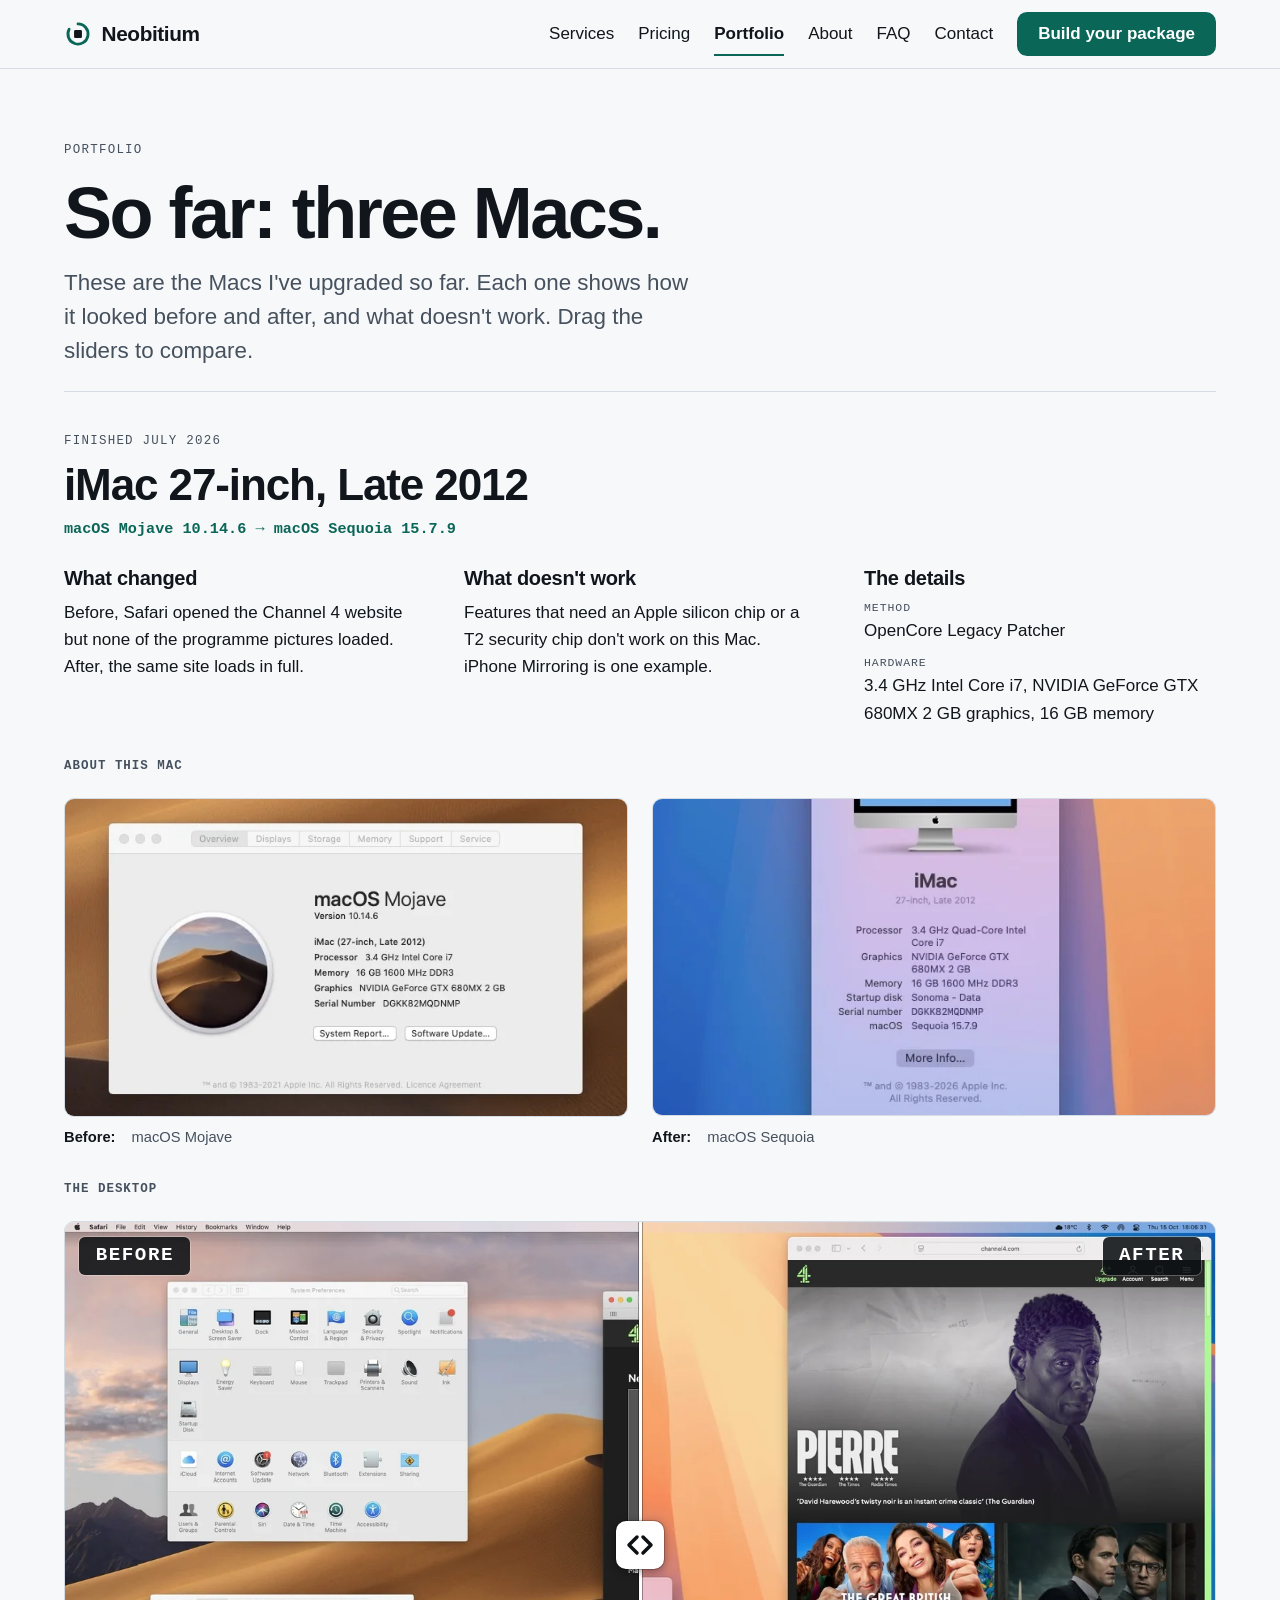
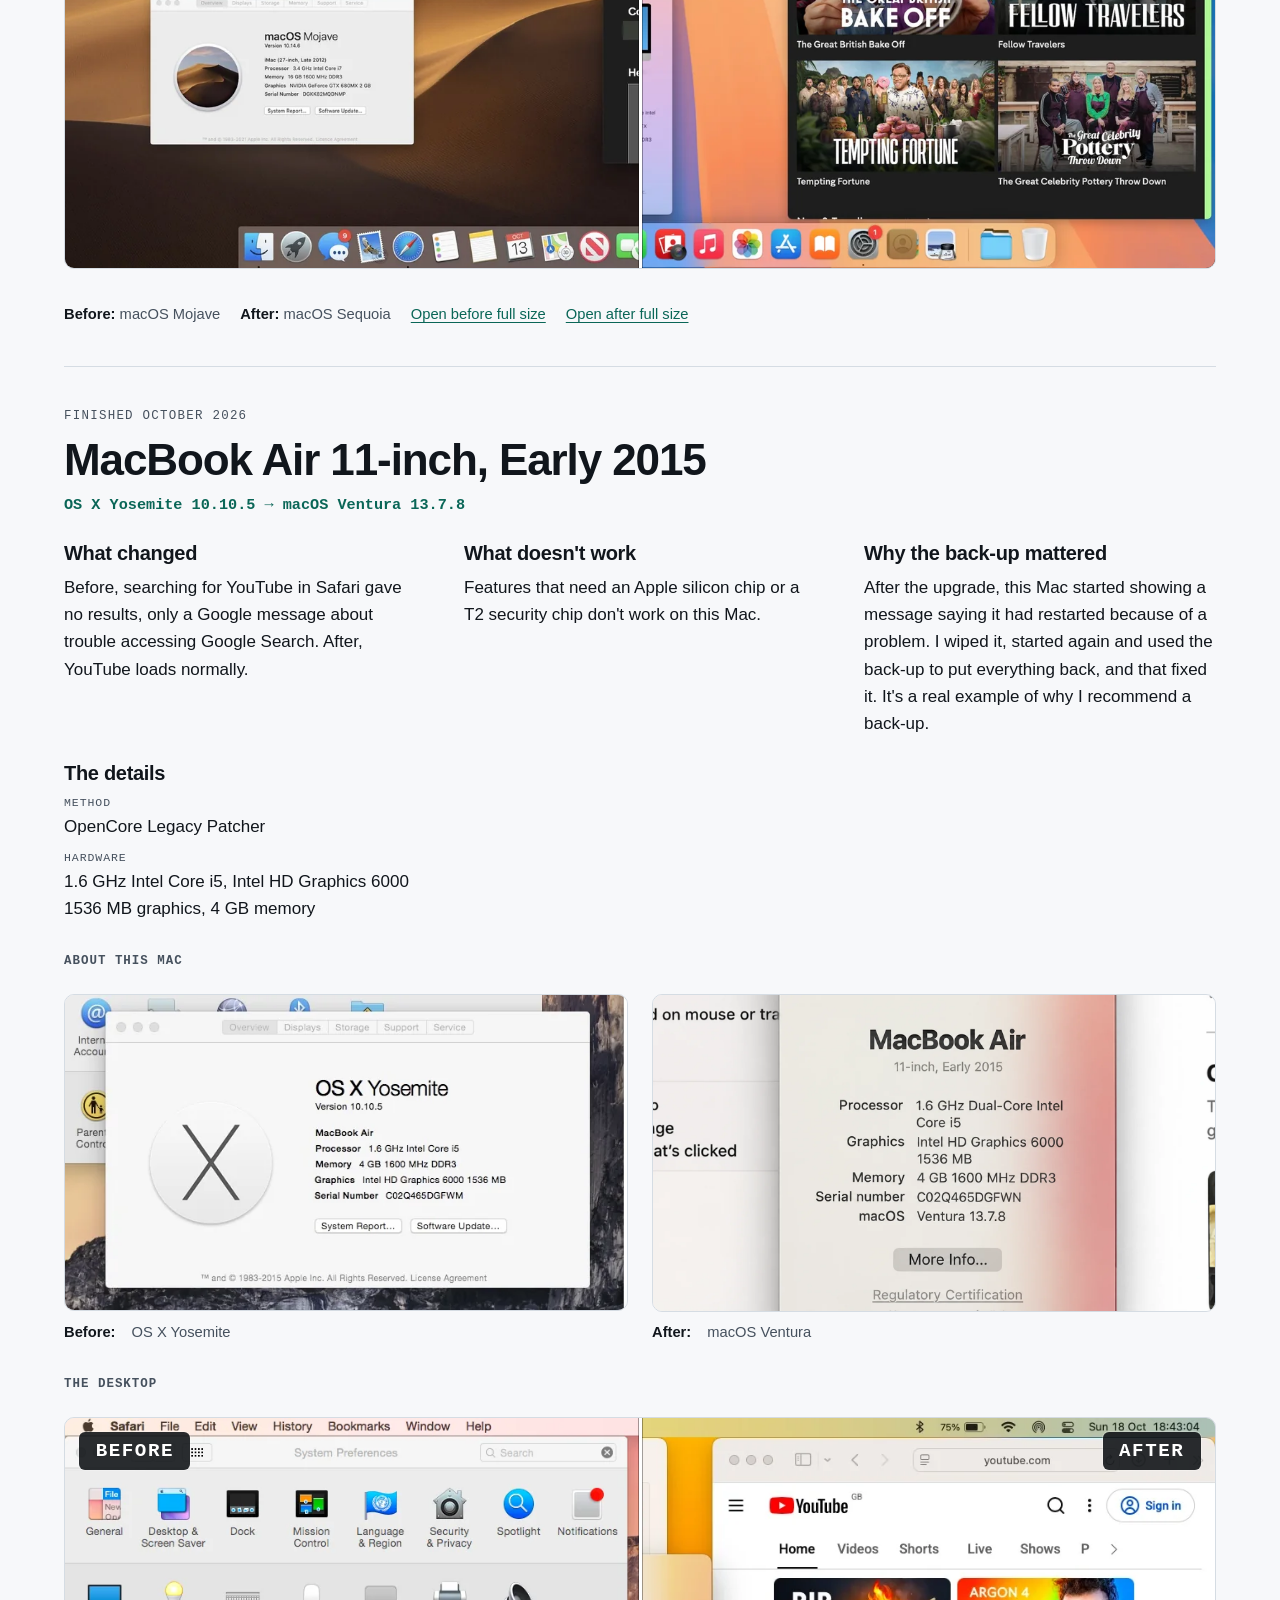
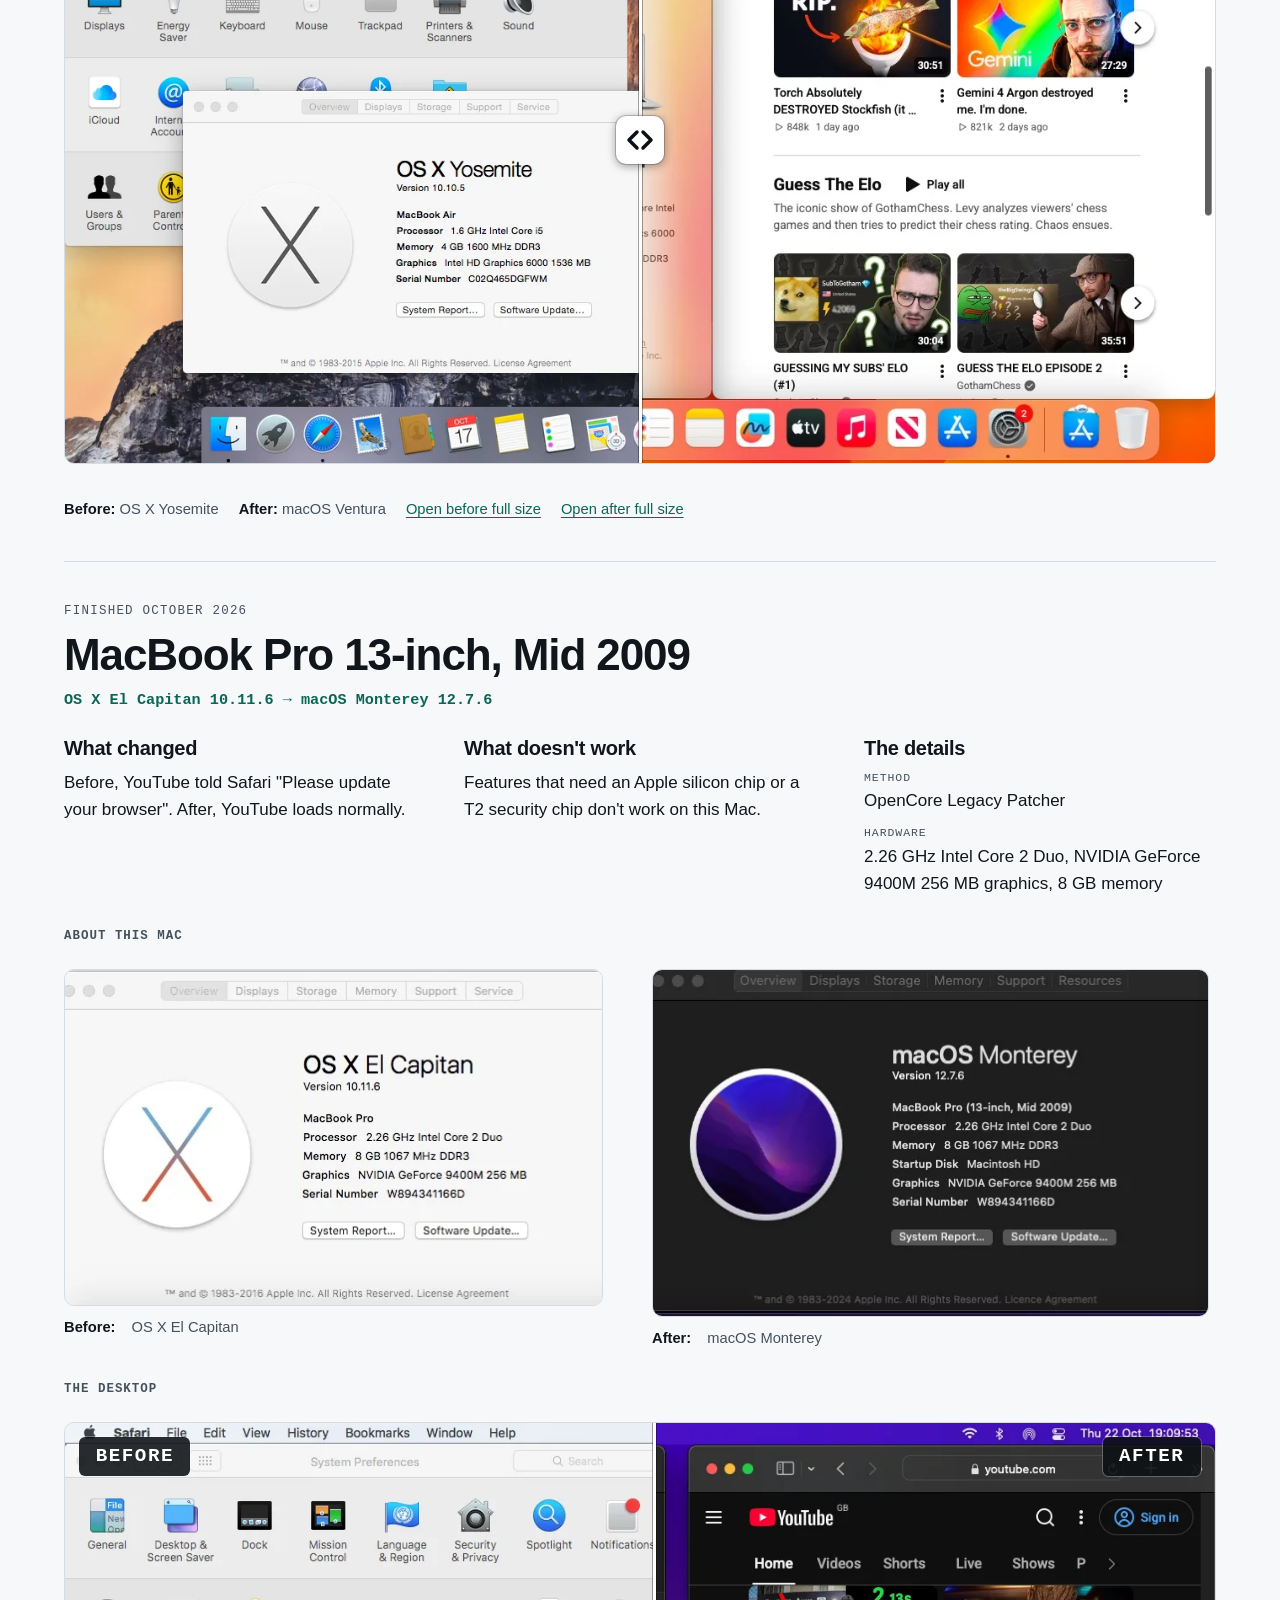
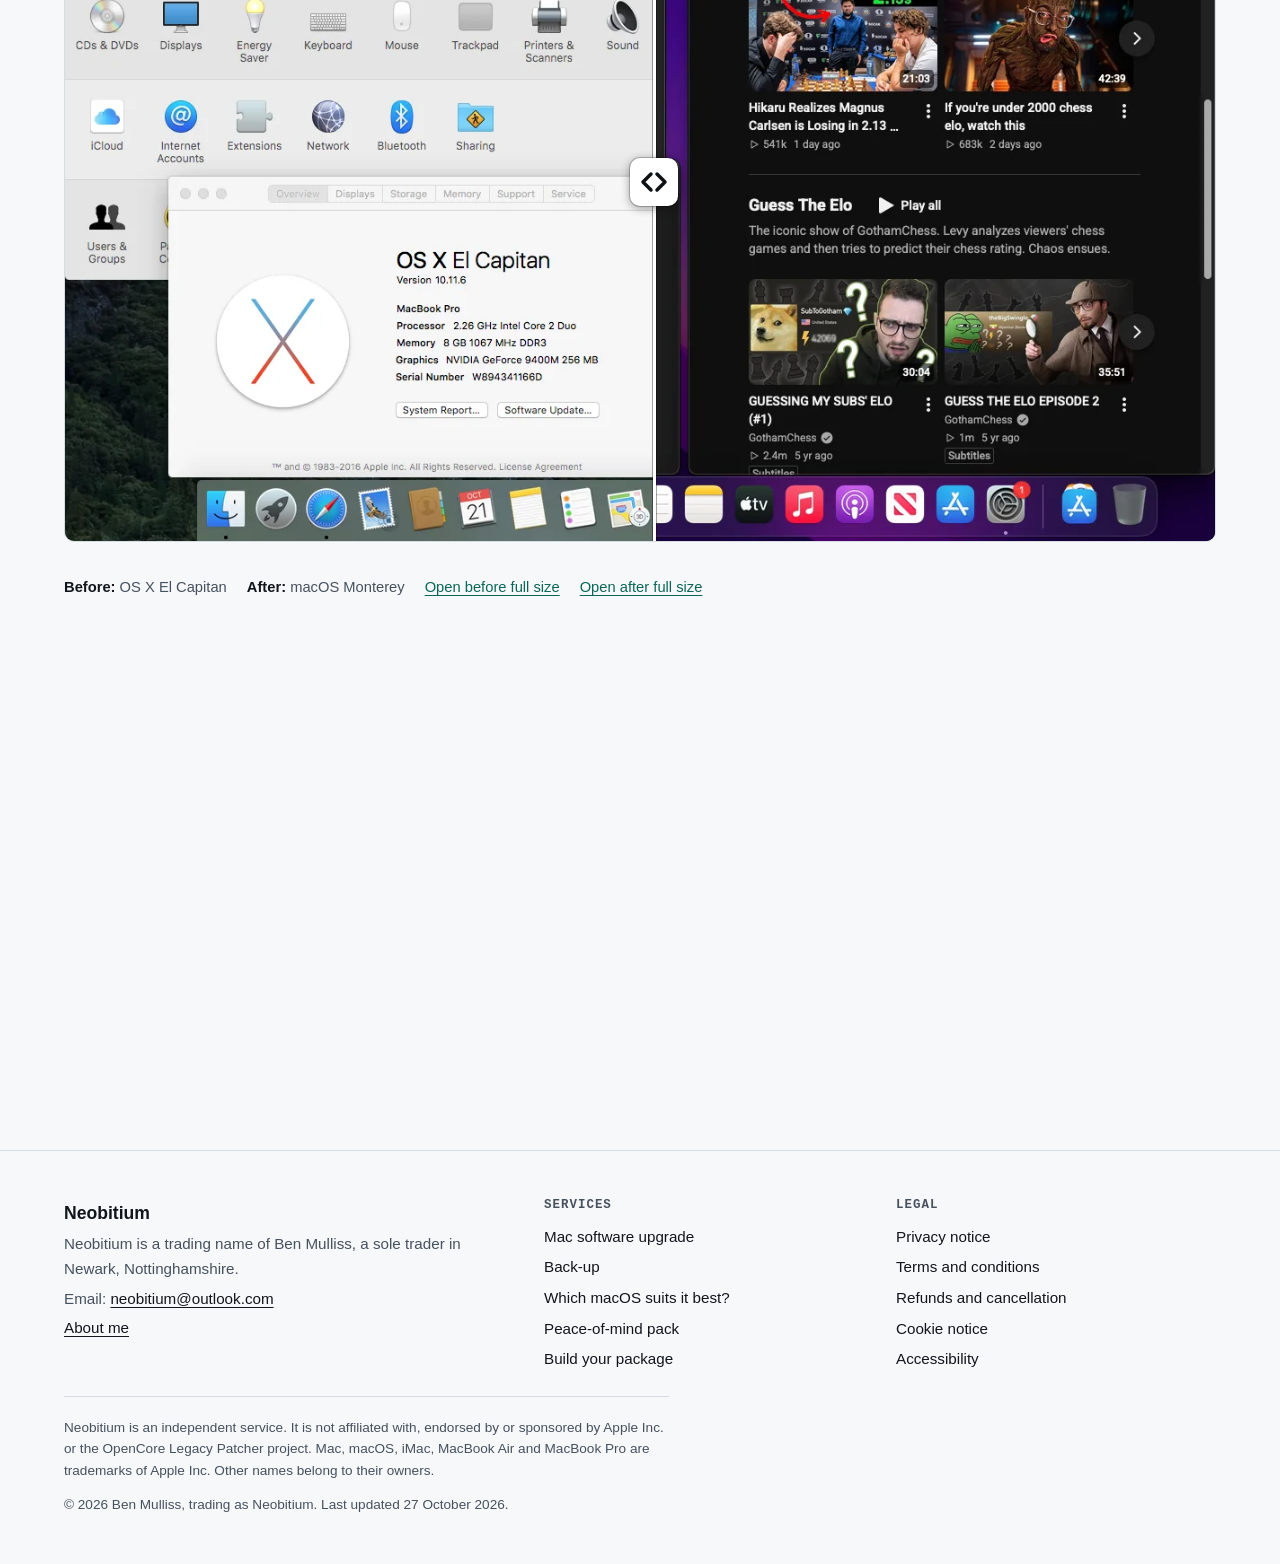
<file: portfolio.html>
<!doctype html>
<html lang="en-GB">
<head>
<meta charset="utf-8">
<meta name="viewport" content="width=device-width, initial-scale=1">
<meta name="color-scheme" content="light dark">
<title>Portfolio | Neobitium</title>
<meta name="description" content="So far: three Macs. Before and after screenshots of an iMac, a MacBook Air and a MacBook Pro upgraded by Neobitium with OpenCore Legacy Patcher, including what doesn&#x27;t work.">
<meta name="theme-color" content="#f7f8fa" media="(prefers-color-scheme: light)">
<meta name="theme-color" content="#0d1114" media="(prefers-color-scheme: dark)">
<meta property="og:site_name" content="Neobitium">
<meta property="og:type" content="website">
<meta property="og:locale" content="en_GB">
<meta property="og:title" content="Portfolio | Neobitium">
<meta property="og:description" content="So far: three Macs. Before and after screenshots of an iMac, a MacBook Air and a MacBook Pro upgraded by Neobitium with OpenCore Legacy Patcher, including what doesn&#x27;t work.">
<meta name="twitter:card" content="summary_large_image">
<meta name="twitter:title" content="Portfolio | Neobitium">
<meta name="twitter:description" content="So far: three Macs. Before and after screenshots of an iMac, a MacBook Air and a MacBook Pro upgraded by Neobitium with OpenCore Legacy Patcher, including what doesn&#x27;t work.">
<link rel="canonical" href="https://sjelite09.github.io/neobitium/portfolio.html">
<meta property="og:url" content="https://sjelite09.github.io/neobitium/portfolio.html">
<meta property="og:image" content="https://sjelite09.github.io/neobitium/og-image.png">
<meta property="og:image:width" content="1200">
<meta property="og:image:height" content="630">
<meta property="og:image:alt" content="Neobitium: newer macOS for older Macs, Newark.">
<meta name="twitter:image" content="https://sjelite09.github.io/neobitium/og-image.png">
<link rel="icon" href="favicon.svg" type="image/svg+xml">
<script>document.documentElement.classList.add("js")</script>
<link rel="stylesheet" href="styles.css">
</head>
<body>
<a class="skip" href="#main">Skip to main content</a>
<header class="site-header"><div class="wrap header-inner"><a class="brand" href="index.html"><svg class="logo" viewBox="0 0 32 32" aria-hidden="true" focusable="false"><path d="M16 4.5a11.5 11.5 0 1 1-10.1 6" fill="none" stroke="var(--accent)" stroke-width="3.2" stroke-linecap="round"/><rect x="11.5" y="11.5" width="9" height="9" rx="1.5" fill="var(--ink)"/></svg><span>Neobitium</span></a><button class="nav-toggle btn btn-quiet" type="button" aria-expanded="false" aria-controls="site-nav">Menu</button><nav class="nav" id="site-nav" aria-label="Main"><ul><li><a href="services.html">Services</a></li><li><a href="pricing.html">Pricing</a></li><li><a href="portfolio.html" aria-current="page">Portfolio</a></li><li><a href="about.html">About</a></li><li><a href="faq.html">FAQ</a></li><li><a href="contact.html">Contact</a></li><li><a class="btn btn-primary" href="package.html">Build your package</a></li></ul></nav></div></header>
<main id="main" tabindex="-1">

<section class="wrap page-head">
<p class="eyebrow">Portfolio</p>
<h1>So far: three Macs.</h1>
<p class="lead">These are the Macs I've upgraded so far. Each one shows how it looked before and after, and what doesn't work. Drag the sliders to compare.</p>
</section>

<div class="wrap">
<article class="case" id="imac" aria-labelledby="imac-h">
<header class="case-head">
<p class="eyebrow">Finished July 2026</p>
<h2 id="imac-h">iMac 27-inch, Late 2012</h2>
<p class="shift">macOS Mojave 10.14.6<span aria-hidden="true"> &rarr; </span><span class="visually-hidden"> to </span>macOS Sequoia 15.7.9</p>
</header>
<div class="case-text">
<div><h3>What changed</h3><p>Before, Safari opened the Channel 4 website but none of the programme pictures loaded. After, the same site loads in full.</p></div>
<div><h3>What doesn't work</h3><p>Features that need an Apple silicon chip or a T2 security chip don't work on this Mac. iPhone Mirroring is one example.</p></div>
<div><h3>The details</h3><dl class="facts">
<div><dt>Method</dt><dd>OpenCore Legacy Patcher</dd></div>
<div><dt>Hardware</dt><dd>3.4 GHz Intel Core i7, NVIDIA GeForce GTX 680MX 2 GB graphics, 16 GB memory</dd></div>
</dl></div>
</div>
<h3 class="shots-h">About This Mac</h3>
<div class="pair">
<figure class="shot shot-about"><img src="images/imac-before-about.webp" width="695" height="391" alt="About This Mac on the iMac before the upgrade. It shows macOS Mojave, version 10.14.6, on an iMac (27-inch, Late 2012) with a 3.4 GHz Intel Core i7 and 16 GB of memory." loading="lazy" decoding="async"><figcaption><strong>Before:</strong> macOS Mojave</figcaption></figure>
<figure class="shot shot-about"><img src="images/imac-after-about.webp" width="635" height="357" alt="About This Mac on the same iMac after the upgrade. It shows macOS Sequoia 15.7.9 on an iMac (27-inch, Late 2012) with the same processor and memory." loading="lazy" decoding="async"><figcaption><strong>After:</strong> macOS Sequoia</figcaption></figure>
</div>
<h3 class="shots-h">The desktop</h3>
<div class="pair has-compare">
<figure class="shot shot-desktop"><img src="images/imac-before-desktop.webp" width="1600" height="900" alt="The iMac desktop before the upgrade. Safari is open on the Channel 4 website and none of the programme pictures have loaded. System Preferences and About This Mac are open beside it." loading="lazy" decoding="async"><figcaption><strong>Before:</strong> macOS Mojave <a href="images/imac-before-desktop.webp" target="_blank" rel="noopener noreferrer">Open full size<span class="visually-hidden"> before the upgrade, of the iMac desktop (opens in a new tab)</span></a></figcaption></figure>
<figure class="shot shot-desktop"><img src="images/imac-after-desktop.webp" width="1600" height="900" alt="The iMac desktop after the upgrade, running macOS Sequoia. Safari shows the Channel 4 website loading in full, with System Settings and About This Mac open beside it." loading="lazy" decoding="async"><figcaption><strong>After:</strong> macOS Sequoia <a href="images/imac-after-desktop.webp" target="_blank" rel="noopener noreferrer">Open full size<span class="visually-hidden"> after the upgrade, of the iMac desktop (opens in a new tab)</span></a></figcaption></figure>
</div>
<div class="compare" data-compare style="aspect-ratio:1600/900"><img class="cmp-img" src="images/imac-before-desktop.webp" width="1600" height="900" alt="The iMac desktop before the upgrade. Safari is open on the Channel 4 website and none of the programme pictures have loaded. System Preferences and About This Mac are open beside it." loading="lazy" decoding="async"><img class="cmp-img cmp-after" src="images/imac-after-desktop.webp" width="1600" height="900" alt="The iMac desktop after the upgrade, running macOS Sequoia. Safari shows the Channel 4 website loading in full, with System Settings and About This Mac open beside it." loading="lazy" decoding="async"><span class="cmp-tag cmp-tag-b" aria-hidden="true">Before</span><span class="cmp-tag cmp-tag-a" aria-hidden="true">After</span><span class="cmp-handle" aria-hidden="true"><span class="cmp-grip"></span></span><input class="cmp-range" type="range" min="0" max="100" step="1" value="50" aria-label="Compare before and after of the iMac desktop. Move left or right."></div><p class="cmp-cap"><span><strong>Before:</strong> macOS Mojave</span><span><strong>After:</strong> macOS Sequoia</span><a href="images/imac-before-desktop.webp" target="_blank" rel="noopener noreferrer">Open before full size<span class="visually-hidden"> (opens in a new tab)</span></a> <a href="images/imac-after-desktop.webp" target="_blank" rel="noopener noreferrer">Open after full size<span class="visually-hidden"> (opens in a new tab)</span></a></p>
</article>
<article class="case" id="air" aria-labelledby="air-h">
<header class="case-head">
<p class="eyebrow">Finished October 2026</p>
<h2 id="air-h">MacBook Air 11-inch, Early 2015</h2>
<p class="shift">OS X Yosemite 10.10.5<span aria-hidden="true"> &rarr; </span><span class="visually-hidden"> to </span>macOS Ventura 13.7.8</p>
</header>
<div class="case-text">
<div><h3>What changed</h3><p>Before, searching for YouTube in Safari gave no results, only a Google message about trouble accessing Google Search. After, YouTube loads normally.</p></div>
<div><h3>What doesn't work</h3><p>Features that need an Apple silicon chip or a T2 security chip don't work on this Mac.</p></div>
<div><h3>Why the back-up mattered</h3><p>After the upgrade, this Mac started showing a message saying it had restarted because of a problem. I wiped it, started again and used the back-up to put everything back, and that fixed it. It's a real example of why I recommend a back-up.</p></div>
<div><h3>The details</h3><dl class="facts">
<div><dt>Method</dt><dd>OpenCore Legacy Patcher</dd></div>
<div><dt>Hardware</dt><dd>1.6 GHz Intel Core i5, Intel HD Graphics 6000 1536 MB graphics, 4 GB memory</dd></div>
</dl></div>
</div>
<h3 class="shots-h">About This Mac</h3>
<div class="pair">
<figure class="shot shot-about"><img src="images/air-before-about.webp" width="680" height="382" alt="About This Mac on the MacBook Air before the upgrade. It shows OS X Yosemite, version 10.10.5, on a MacBook Air with a 1.6 GHz Intel Core i5 and 4 GB of memory." loading="lazy" decoding="async"><figcaption><strong>Before:</strong> OS X Yosemite</figcaption></figure>
<figure class="shot shot-about"><img src="images/air-after-about.webp" width="1600" height="900" alt="About This Mac on the MacBook Air after the upgrade. It shows macOS Ventura 13.7.8 on a MacBook Air (11-inch, Early 2015) with a 1.6 GHz Intel Core i5 and 4 GB of memory." loading="lazy" decoding="async"><figcaption><strong>After:</strong> macOS Ventura</figcaption></figure>
</div>
<h3 class="shots-h">The desktop</h3>
<div class="pair has-compare">
<figure class="shot shot-desktop"><img src="images/air-before-desktop.webp" width="1366" height="768" alt="The MacBook Air desktop before the upgrade. Safari has the word youtube in the address bar. The page shows a Google message about trouble accessing Google Search instead of results." loading="lazy" decoding="async"><figcaption><strong>Before:</strong> OS X Yosemite <a href="images/air-before-desktop.webp" target="_blank" rel="noopener noreferrer">Open full size<span class="visually-hidden"> before the upgrade, of the MacBook Air desktop (opens in a new tab)</span></a></figcaption></figure>
<figure class="shot shot-desktop"><img src="images/air-after-desktop.webp" width="1366" height="768" alt="The MacBook Air desktop after the upgrade, running macOS Ventura. Safari shows the YouTube home page loading." loading="lazy" decoding="async"><figcaption><strong>After:</strong> macOS Ventura <a href="images/air-after-desktop.webp" target="_blank" rel="noopener noreferrer">Open full size<span class="visually-hidden"> after the upgrade, of the MacBook Air desktop (opens in a new tab)</span></a></figcaption></figure>
</div>
<div class="compare" data-compare style="aspect-ratio:1366/768"><img class="cmp-img" src="images/air-before-desktop.webp" width="1366" height="768" alt="The MacBook Air desktop before the upgrade. Safari has the word youtube in the address bar. The page shows a Google message about trouble accessing Google Search instead of results." loading="lazy" decoding="async"><img class="cmp-img cmp-after" src="images/air-after-desktop.webp" width="1366" height="768" alt="The MacBook Air desktop after the upgrade, running macOS Ventura. Safari shows the YouTube home page loading." loading="lazy" decoding="async"><span class="cmp-tag cmp-tag-b" aria-hidden="true">Before</span><span class="cmp-tag cmp-tag-a" aria-hidden="true">After</span><span class="cmp-handle" aria-hidden="true"><span class="cmp-grip"></span></span><input class="cmp-range" type="range" min="0" max="100" step="1" value="50" aria-label="Compare before and after of the MacBook Air desktop. Move left or right."></div><p class="cmp-cap"><span><strong>Before:</strong> OS X Yosemite</span><span><strong>After:</strong> macOS Ventura</span><a href="images/air-before-desktop.webp" target="_blank" rel="noopener noreferrer">Open before full size<span class="visually-hidden"> (opens in a new tab)</span></a> <a href="images/air-after-desktop.webp" target="_blank" rel="noopener noreferrer">Open after full size<span class="visually-hidden"> (opens in a new tab)</span></a></p>
</article>
<article class="case" id="mbp" aria-labelledby="mbp-h">
<header class="case-head">
<p class="eyebrow">Finished October 2026</p>
<h2 id="mbp-h">MacBook Pro 13-inch, Mid 2009</h2>
<p class="shift">OS X El Capitan 10.11.6<span aria-hidden="true"> &rarr; </span><span class="visually-hidden"> to </span>macOS Monterey 12.7.6</p>
</header>
<div class="case-text">
<div><h3>What changed</h3><p>Before, YouTube told Safari "Please update your browser". After, YouTube loads normally.</p></div>
<div><h3>What doesn't work</h3><p>Features that need an Apple silicon chip or a T2 security chip don't work on this Mac.</p></div>
<div><h3>The details</h3><dl class="facts">
<div><dt>Method</dt><dd>OpenCore Legacy Patcher</dd></div>
<div><dt>Hardware</dt><dd>2.26 GHz Intel Core 2 Duo, NVIDIA GeForce 9400M 256 MB graphics, 8 GB memory</dd></div>
</dl></div>
</div>
<h3 class="shots-h">About This Mac</h3>
<div class="pair">
<figure class="shot shot-about"><img src="images/mbp-before-about.webp" width="539" height="337" alt="About This Mac on the MacBook Pro before the upgrade. It shows OS X El Capitan, version 10.11.6, on a MacBook Pro with a 2.26 GHz Intel Core 2 Duo and 8 GB of memory." loading="lazy" decoding="async"><figcaption><strong>Before:</strong> OS X El Capitan</figcaption></figure>
<figure class="shot shot-about"><img src="images/mbp-after-about.webp" width="557" height="348" alt="About This Mac on the MacBook Pro after the upgrade. It shows macOS Monterey 12.7.6 on a MacBook Pro (13-inch, Mid 2009) with a 2.26 GHz Intel Core 2 Duo and 8 GB of memory." loading="lazy" decoding="async"><figcaption><strong>After:</strong> macOS Monterey</figcaption></figure>
</div>
<h3 class="shots-h">The desktop</h3>
<div class="pair has-compare">
<figure class="shot shot-desktop"><img src="images/mbp-before-desktop.webp" width="1280" height="800" alt="The MacBook Pro desktop before the upgrade. Safari shows a YouTube page that says Please update your browser, because the browser isn&#x27;t supported anymore." loading="lazy" decoding="async"><figcaption><strong>Before:</strong> OS X El Capitan <a href="images/mbp-before-desktop.webp" target="_blank" rel="noopener noreferrer">Open full size<span class="visually-hidden"> before the upgrade, of the MacBook Pro desktop (opens in a new tab)</span></a></figcaption></figure>
<figure class="shot shot-desktop"><img src="images/mbp-after-desktop.webp" width="1280" height="800" alt="The MacBook Pro desktop after the upgrade, running macOS Monterey. Safari shows the YouTube home page loading." loading="lazy" decoding="async"><figcaption><strong>After:</strong> macOS Monterey <a href="images/mbp-after-desktop.webp" target="_blank" rel="noopener noreferrer">Open full size<span class="visually-hidden"> after the upgrade, of the MacBook Pro desktop (opens in a new tab)</span></a></figcaption></figure>
</div>
<div class="compare" data-compare style="aspect-ratio:1280/800"><img class="cmp-img" src="images/mbp-before-desktop.webp" width="1280" height="800" alt="The MacBook Pro desktop before the upgrade. Safari shows a YouTube page that says Please update your browser, because the browser isn&#x27;t supported anymore." loading="lazy" decoding="async"><img class="cmp-img cmp-after" src="images/mbp-after-desktop.webp" width="1280" height="800" alt="The MacBook Pro desktop after the upgrade, running macOS Monterey. Safari shows the YouTube home page loading." loading="lazy" decoding="async"><span class="cmp-tag cmp-tag-b" aria-hidden="true">Before</span><span class="cmp-tag cmp-tag-a" aria-hidden="true">After</span><span class="cmp-handle" aria-hidden="true"><span class="cmp-grip"></span></span><input class="cmp-range" type="range" min="0" max="100" step="1" value="50" aria-label="Compare before and after of the MacBook Pro desktop. Move left or right."></div><p class="cmp-cap"><span><strong>Before:</strong> OS X El Capitan</span><span><strong>After:</strong> macOS Monterey</span><a href="images/mbp-before-desktop.webp" target="_blank" rel="noopener noreferrer">Open before full size<span class="visually-hidden"> (opens in a new tab)</span></a> <a href="images/mbp-after-desktop.webp" target="_blank" rel="noopener noreferrer">Open after full size<span class="visually-hidden"> (opens in a new tab)</span></a></p>
</article>

<section class="notes" aria-labelledby="notes-h">
<h2 id="notes-h" style="font-size:1.5rem">About these screenshots</h2>
<ul class="prose" style="padding-left:1.25rem;display:grid;gap:.5rem">
<li>I took every screenshot myself. The owners are happy for them to be shown.</li>
<li>I pixelated a row of someone's viewing history.</li>
</ul>
</section>
<section class="notes" aria-labelledby="rev-h">
<h2 id="rev-h" style="font-size:1.5rem">Reviews</h2>
<div class="prose"><p>There are no reviews on the site yet. I'll only add reviews that real customers have chosen to leave.</p></div>
</section>
</div>

</main>
<footer class="site-footer"><div class="wrap">
<div class="footer-grid">
<div class="footer-biz">
<p><strong>Neobitium</strong></p>
<p>Neobitium is a trading name of Ben Mulliss, a sole trader in Newark, Nottinghamshire.</p>

<p>Email: <a href="mailto:neobitium@outlook.com" data-contact-email>neobitium@outlook.com</a></p>
<p><a href="about.html">About me</a></p>
</div>
<div><h2>Services</h2><ul class="link-list"><li><a href="services.html#mac-software">Mac software upgrade</a></li><li><a href="services.html#backup">Back-up</a></li><li><a href="services.html#macos-test">Which macOS suits it best?</a></li><li><a href="services.html#care">Peace-of-mind pack</a></li><li><a href="package.html">Build your package</a></li></ul></div>
<div><h2>Legal</h2><ul class="link-list"><li><a href="privacy.html">Privacy notice</a></li><li><a href="terms.html">Terms and conditions</a></li><li><a href="refunds.html">Refunds and cancellation</a></li><li><a href="cookies.html">Cookie notice</a></li><li><a href="accessibility.html">Accessibility</a></li></ul></div>
</div>
<p class="small-print">Neobitium is an independent service. It is not affiliated with, endorsed by or sponsored by Apple Inc. or the OpenCore Legacy Patcher project. Mac, macOS, iMac, MacBook Air and MacBook Pro are trademarks of Apple Inc. Other names belong to their owners.</p>
<p class="small-print">&copy; 2026 Ben Mulliss, trading as Neobitium. Last updated 27 October 2026.</p>
</div></footer>
<script src="site.js"></script>
</body>
</html>
</file>
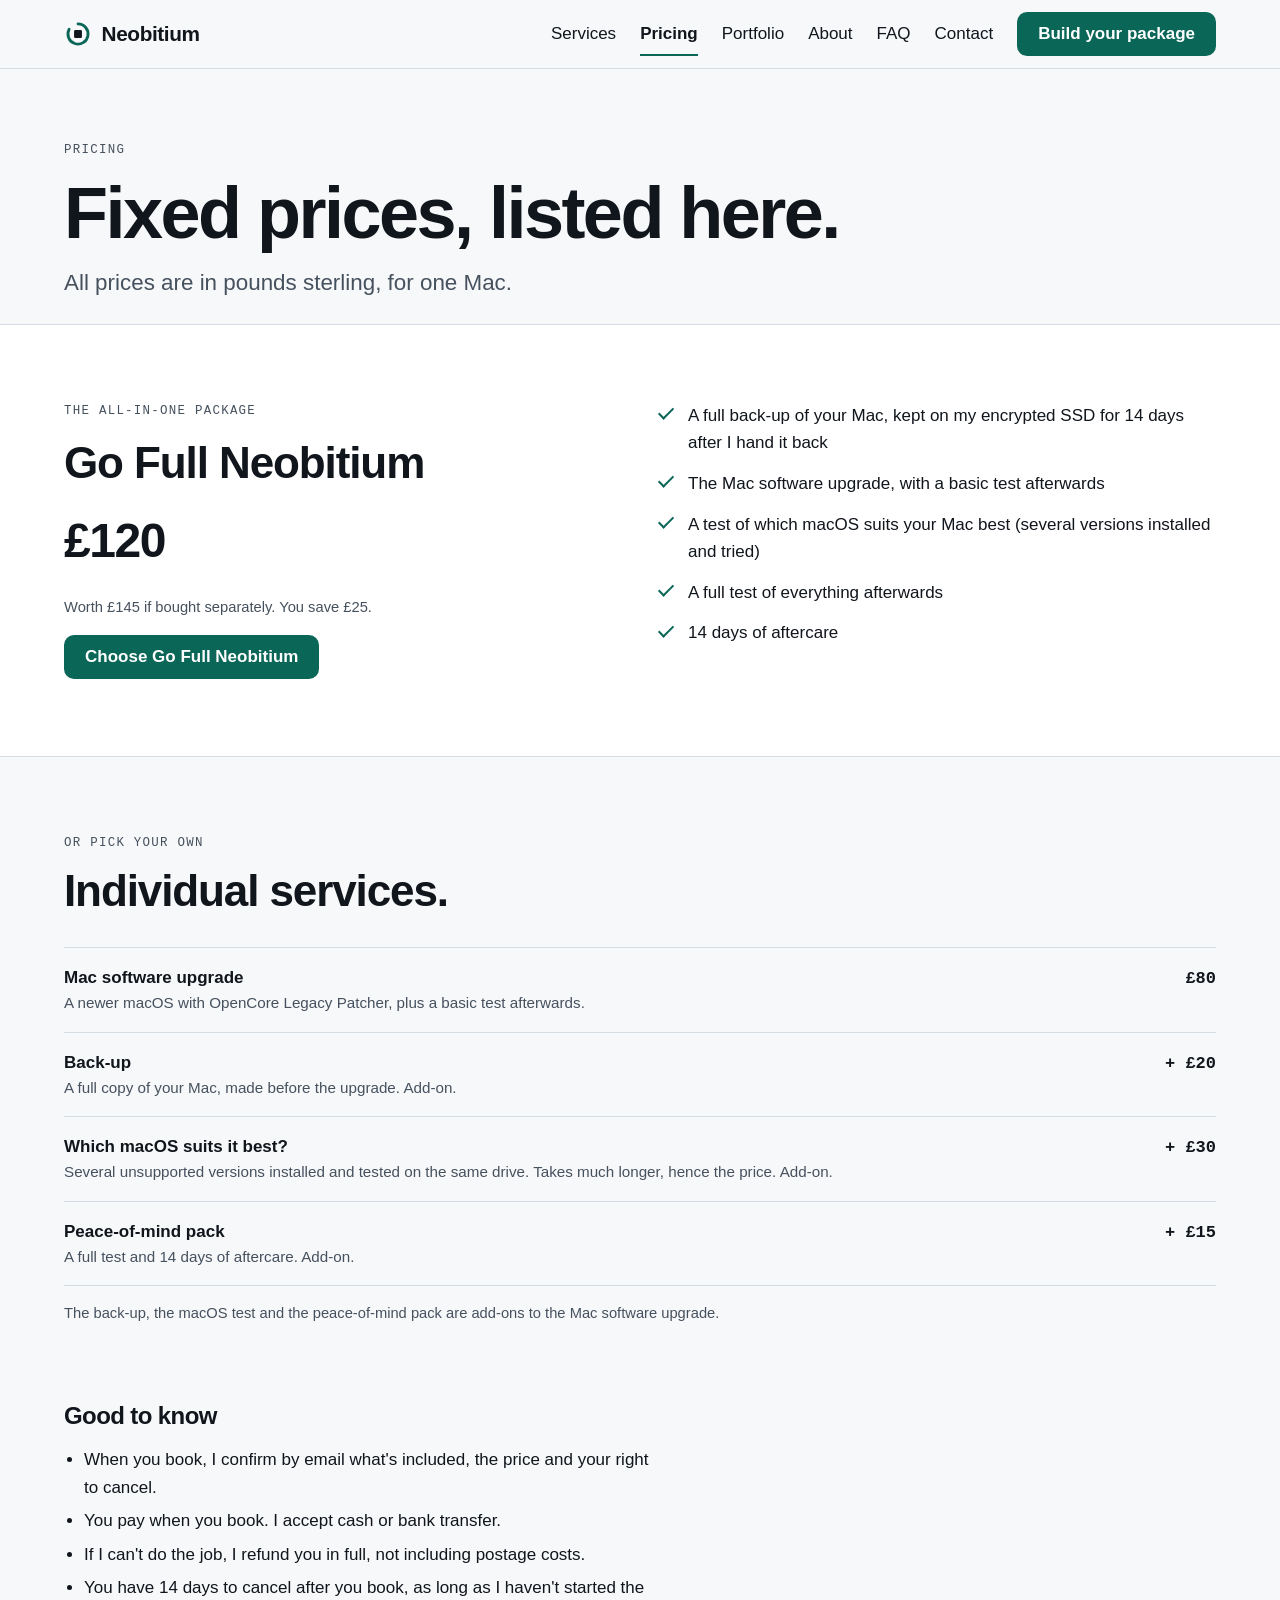
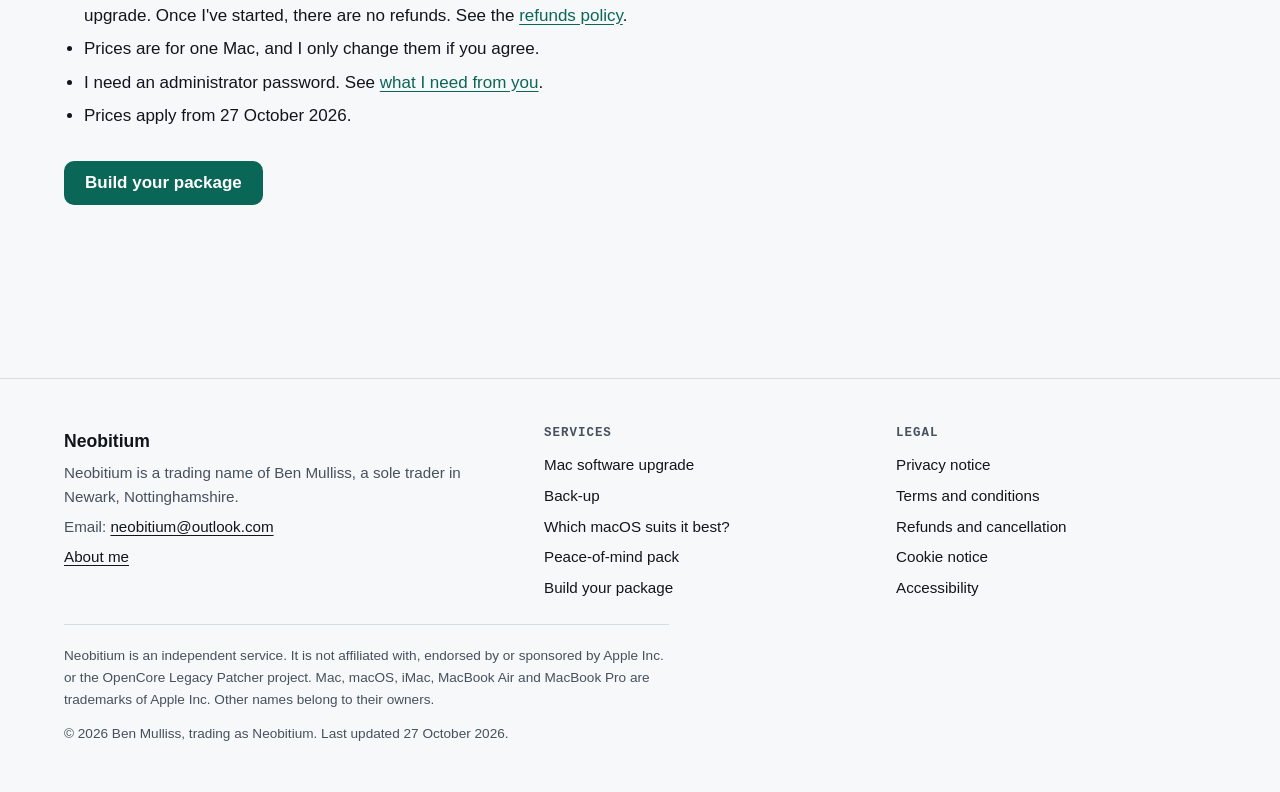
<file: pricing.html>
<!doctype html>
<html lang="en-GB">
<head>
<meta charset="utf-8">
<meta name="viewport" content="width=device-width, initial-scale=1">
<meta name="color-scheme" content="light dark">
<title>Pricing | Neobitium</title>
<meta name="description" content="Neobitium prices: Mac software upgrade £80, Go Full Neobitium £120, plus add-ons for back-ups, macOS testing and a peace-of-mind pack.">
<meta name="theme-color" content="#f7f8fa" media="(prefers-color-scheme: light)">
<meta name="theme-color" content="#0d1114" media="(prefers-color-scheme: dark)">
<meta property="og:site_name" content="Neobitium">
<meta property="og:type" content="website">
<meta property="og:locale" content="en_GB">
<meta property="og:title" content="Pricing | Neobitium">
<meta property="og:description" content="Neobitium prices: Mac software upgrade £80, Go Full Neobitium £120, plus add-ons for back-ups, macOS testing and a peace-of-mind pack.">
<meta name="twitter:card" content="summary_large_image">
<meta name="twitter:title" content="Pricing | Neobitium">
<meta name="twitter:description" content="Neobitium prices: Mac software upgrade £80, Go Full Neobitium £120, plus add-ons for back-ups, macOS testing and a peace-of-mind pack.">
<link rel="canonical" href="https://sjelite09.github.io/neobitium/pricing.html">
<meta property="og:url" content="https://sjelite09.github.io/neobitium/pricing.html">
<meta property="og:image" content="https://sjelite09.github.io/neobitium/og-image.png">
<meta property="og:image:width" content="1200">
<meta property="og:image:height" content="630">
<meta property="og:image:alt" content="Neobitium: newer macOS for older Macs, Newark.">
<meta name="twitter:image" content="https://sjelite09.github.io/neobitium/og-image.png">
<link rel="icon" href="favicon.svg" type="image/svg+xml">
<script>document.documentElement.classList.add("js")</script>
<link rel="stylesheet" href="styles.css">
</head>
<body>
<a class="skip" href="#main">Skip to main content</a>
<header class="site-header"><div class="wrap header-inner"><a class="brand" href="index.html"><svg class="logo" viewBox="0 0 32 32" aria-hidden="true" focusable="false"><path d="M16 4.5a11.5 11.5 0 1 1-10.1 6" fill="none" stroke="var(--accent)" stroke-width="3.2" stroke-linecap="round"/><rect x="11.5" y="11.5" width="9" height="9" rx="1.5" fill="var(--ink)"/></svg><span>Neobitium</span></a><button class="nav-toggle btn btn-quiet" type="button" aria-expanded="false" aria-controls="site-nav">Menu</button><nav class="nav" id="site-nav" aria-label="Main"><ul><li><a href="services.html">Services</a></li><li><a href="pricing.html" aria-current="page">Pricing</a></li><li><a href="portfolio.html">Portfolio</a></li><li><a href="about.html">About</a></li><li><a href="faq.html">FAQ</a></li><li><a href="contact.html">Contact</a></li><li><a class="btn btn-primary" href="package.html">Build your package</a></li></ul></nav></div></header>
<main id="main" tabindex="-1">

<section class="wrap page-head">
<p class="eyebrow">Pricing</p>
<h1>Fixed prices, listed here.</h1>
<p class="lead">All prices are in pounds sterling, for one Mac.</p>
</section>

<section class="band" id="full" aria-labelledby="pfull-h">
<div class="wrap section">
<div class="feature">
<div class="feature-copy">
<p class="eyebrow">The all-in-one package</p>
<h2 id="pfull-h">Go Full Neobitium</h2>
<p class="big-price">£120</p>
<p class="small">Worth £145 if bought separately. You save £25.</p>
<div class="actions"><a class="btn btn-primary" href="package.html#full">Choose Go Full Neobitium</a></div>
</div>
<ul class="ticks"><li>A full back-up of your Mac, kept on my encrypted SSD for 14 days after I hand it back</li><li>The Mac software upgrade, with a basic test afterwards</li><li>A test of which macOS suits your Mac best (several versions installed and tried)</li><li>A full test of everything afterwards</li><li>14 days of aftercare</li></ul>
</div>
</div>
</section>

<section class="section wrap" aria-labelledby="own-h">
<div class="section-head">
<p class="eyebrow">Or pick your own</p>
<h2 id="own-h">Individual services.</h2>
</div>
<ul class="price-list"><li><div><strong>Mac software upgrade</strong><p class="desc">A newer macOS with OpenCore Legacy Patcher, plus a basic test afterwards.</p></div><span class="price">£80</span></li><li><div><strong>Back-up</strong><p class="desc">A full copy of your Mac, made before the upgrade. Add-on.</p></div><span class="price">+ £20</span></li><li><div><strong>Which macOS suits it best?</strong><p class="desc">Several unsupported versions installed and tested on the same drive. Takes much longer, hence the price. Add-on.</p></div><span class="price">+ £30</span></li><li><div><strong>Peace-of-mind pack</strong><p class="desc">A full test and 14 days of aftercare. Add-on.</p></div><span class="price">+ £15</span></li></ul>
<p class="small" style="margin-top:1rem">The back-up, the macOS test and the peace-of-mind pack are add-ons to the Mac software upgrade.</p>
</section>

<section class="wrap section" style="padding-top:0">
<h2 style="font-size:1.5rem;margin-bottom:1rem">Good to know</h2>
<div class="prose"><ul><li>When you book, I confirm by email what's included, the price and your right to cancel.</li><li>You pay when you book. I accept cash or bank transfer.</li><li>If I can't do the job, I refund you in full, not including postage costs.</li><li>You have 14 days to cancel after you book, as long as I haven't started the upgrade. Once I've started, there are no refunds. See the <a href="refunds.html">refunds policy</a>.</li><li>Prices are for one Mac, and I only change them if you agree.</li><li>I need an administrator password. See <a href="services.html#mac-software">what I need from you</a>.</li><li>Prices apply from 27 October 2026.</li></ul></div>
<div class="actions" style="margin-top:2rem"><a class="btn btn-primary" href="package.html">Build your package</a></div>
</section>

</main>
<footer class="site-footer"><div class="wrap">
<div class="footer-grid">
<div class="footer-biz">
<p><strong>Neobitium</strong></p>
<p>Neobitium is a trading name of Ben Mulliss, a sole trader in Newark, Nottinghamshire.</p>

<p>Email: <a href="mailto:neobitium@outlook.com" data-contact-email>neobitium@outlook.com</a></p>
<p><a href="about.html">About me</a></p>
</div>
<div><h2>Services</h2><ul class="link-list"><li><a href="services.html#mac-software">Mac software upgrade</a></li><li><a href="services.html#backup">Back-up</a></li><li><a href="services.html#macos-test">Which macOS suits it best?</a></li><li><a href="services.html#care">Peace-of-mind pack</a></li><li><a href="package.html">Build your package</a></li></ul></div>
<div><h2>Legal</h2><ul class="link-list"><li><a href="privacy.html">Privacy notice</a></li><li><a href="terms.html">Terms and conditions</a></li><li><a href="refunds.html">Refunds and cancellation</a></li><li><a href="cookies.html">Cookie notice</a></li><li><a href="accessibility.html">Accessibility</a></li></ul></div>
</div>
<p class="small-print">Neobitium is an independent service. It is not affiliated with, endorsed by or sponsored by Apple Inc. or the OpenCore Legacy Patcher project. Mac, macOS, iMac, MacBook Air and MacBook Pro are trademarks of Apple Inc. Other names belong to their owners.</p>
<p class="small-print">&copy; 2026 Ben Mulliss, trading as Neobitium. Last updated 27 October 2026.</p>
</div></footer>
<script src="site.js"></script>
</body>
</html>
</file>
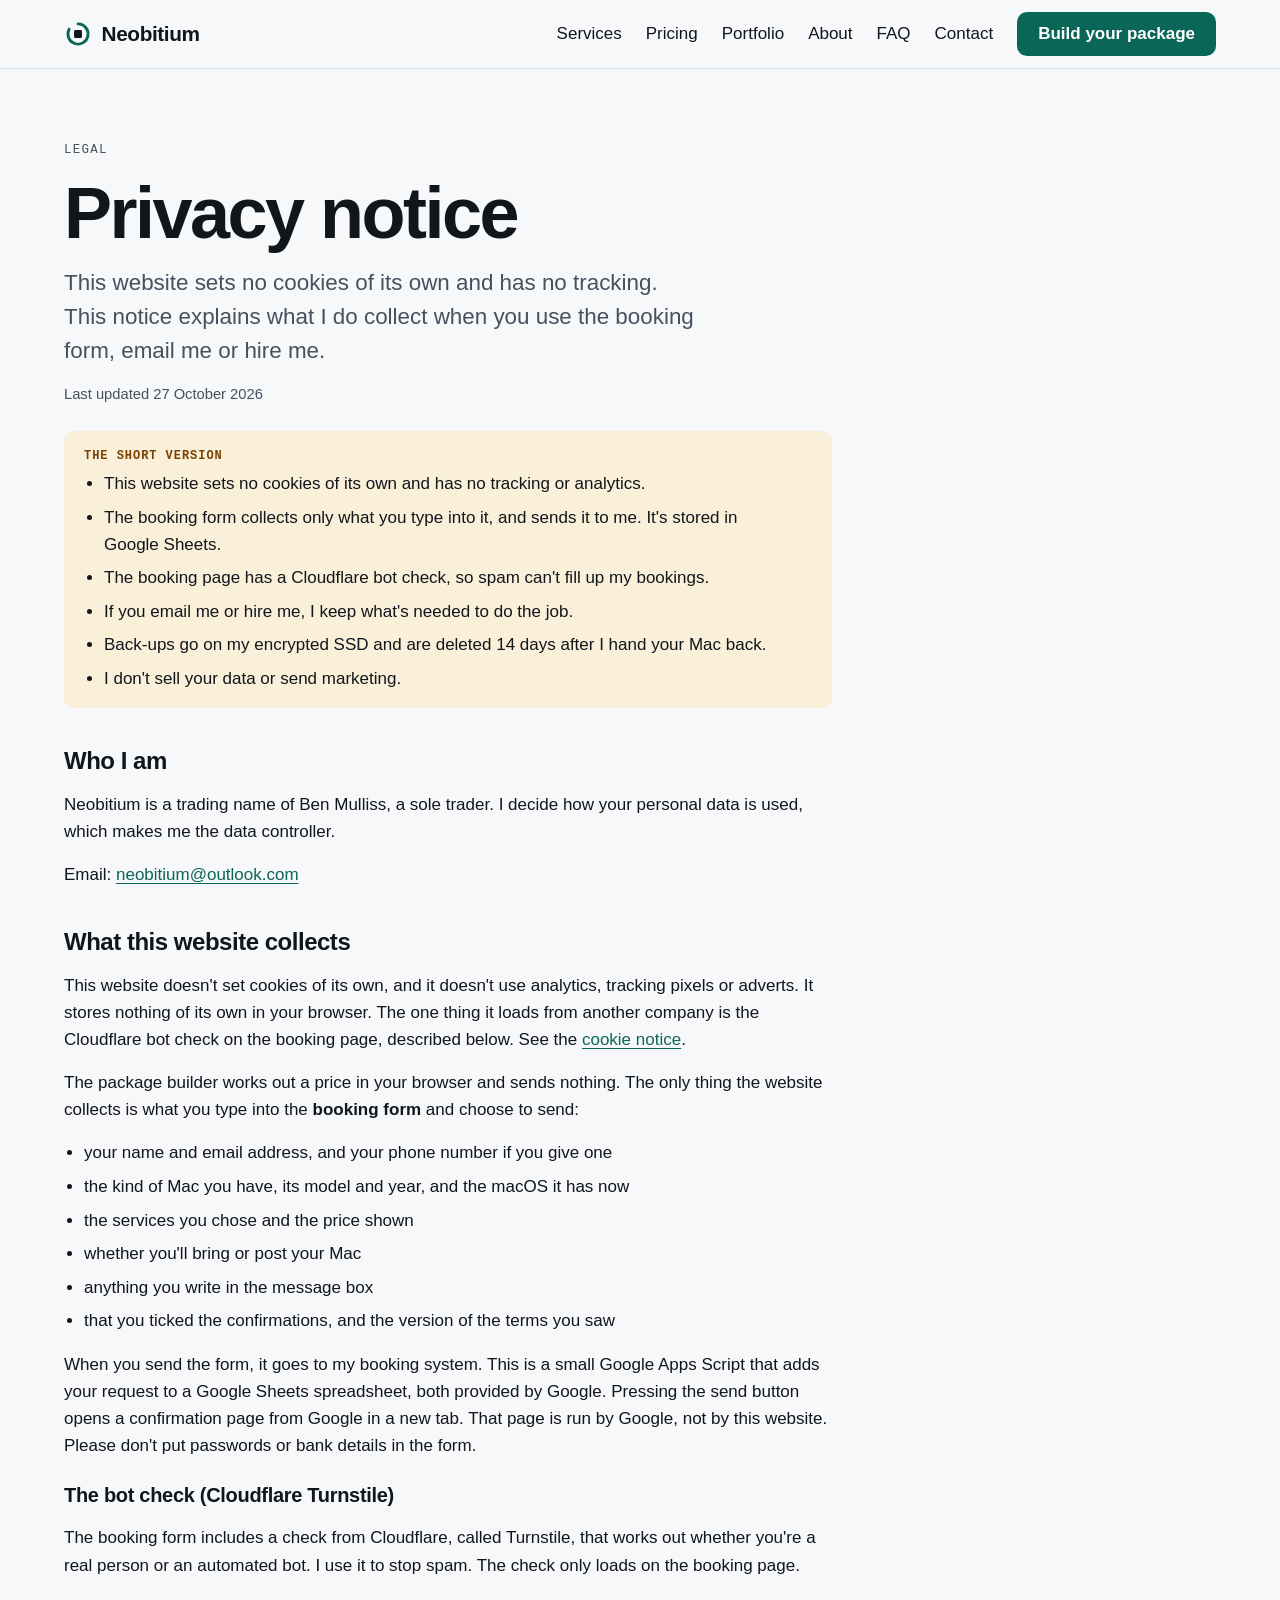
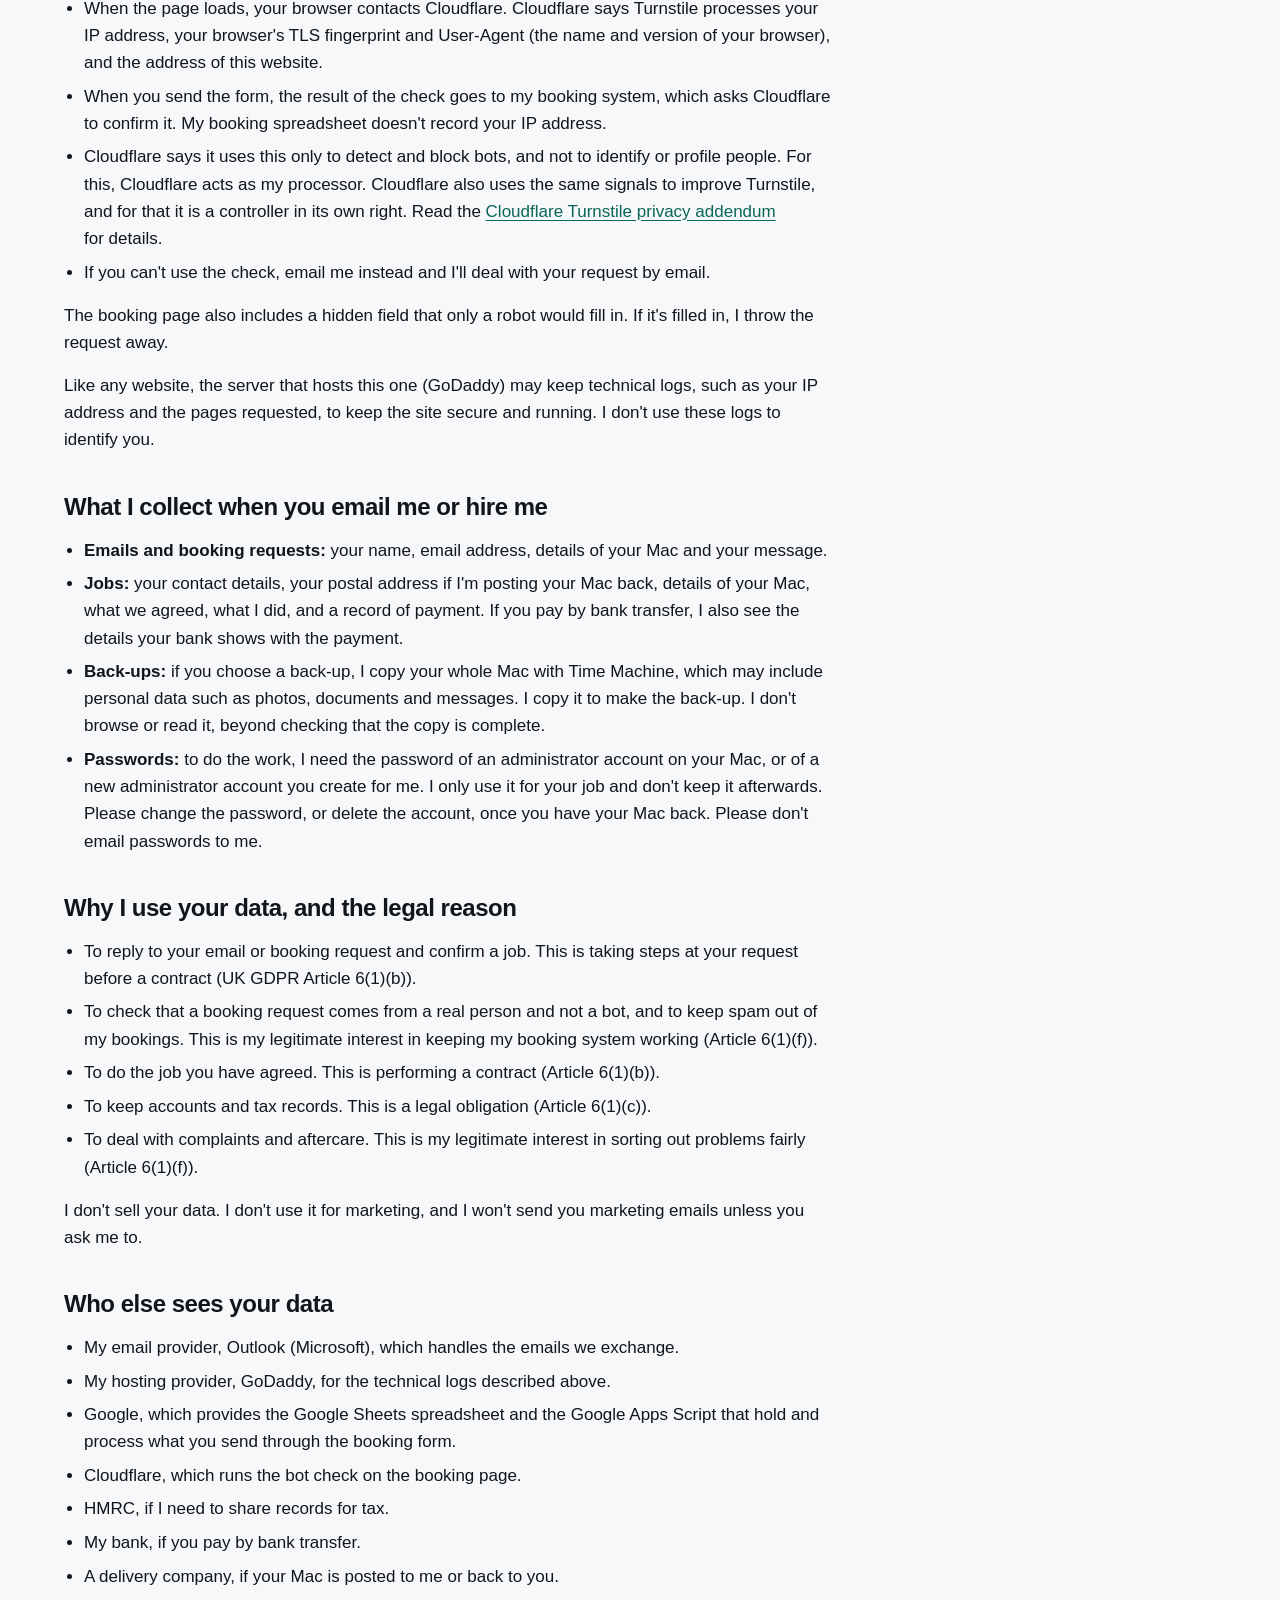
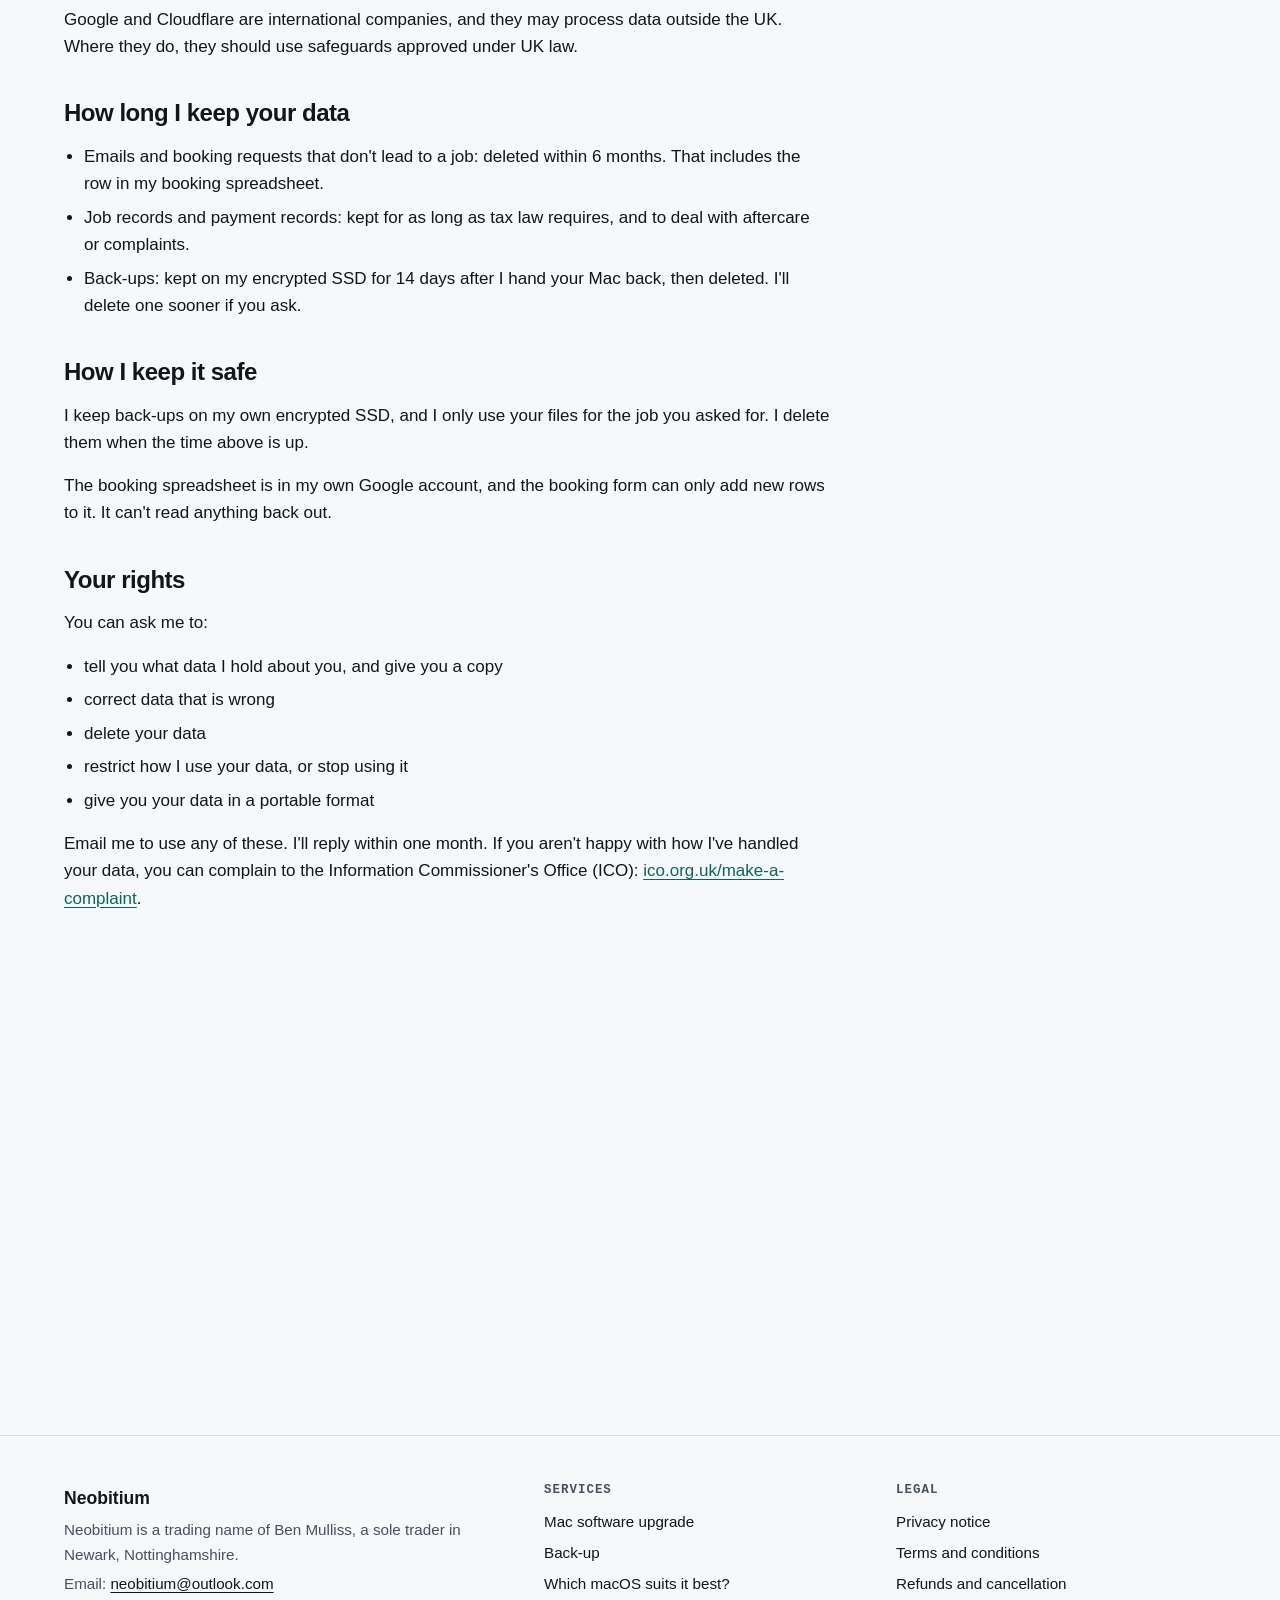
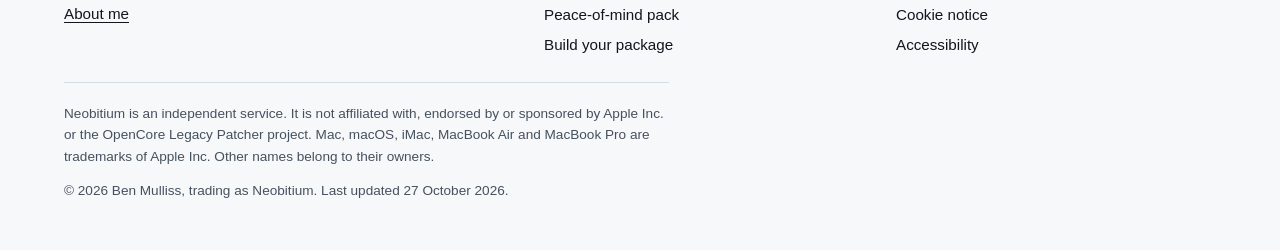
<file: privacy.html>
<!doctype html>
<html lang="en-GB">
<head>
<meta charset="utf-8">
<meta name="viewport" content="width=device-width, initial-scale=1">
<meta name="color-scheme" content="light dark">
<title>Privacy notice | Neobitium</title>
<meta name="description" content="How Neobitium handles personal data: what it collects, why, who sees it, how long it is kept and your rights.">
<meta name="theme-color" content="#f7f8fa" media="(prefers-color-scheme: light)">
<meta name="theme-color" content="#0d1114" media="(prefers-color-scheme: dark)">
<meta property="og:site_name" content="Neobitium">
<meta property="og:type" content="website">
<meta property="og:locale" content="en_GB">
<meta property="og:title" content="Privacy notice | Neobitium">
<meta property="og:description" content="How Neobitium handles personal data: what it collects, why, who sees it, how long it is kept and your rights.">
<meta name="twitter:card" content="summary_large_image">
<meta name="twitter:title" content="Privacy notice | Neobitium">
<meta name="twitter:description" content="How Neobitium handles personal data: what it collects, why, who sees it, how long it is kept and your rights.">
<link rel="canonical" href="https://sjelite09.github.io/neobitium/privacy.html">
<meta property="og:url" content="https://sjelite09.github.io/neobitium/privacy.html">
<meta property="og:image" content="https://sjelite09.github.io/neobitium/og-image.png">
<meta property="og:image:width" content="1200">
<meta property="og:image:height" content="630">
<meta property="og:image:alt" content="Neobitium: newer macOS for older Macs, Newark.">
<meta name="twitter:image" content="https://sjelite09.github.io/neobitium/og-image.png">
<link rel="icon" href="favicon.svg" type="image/svg+xml">
<script>document.documentElement.classList.add("js")</script>
<link rel="stylesheet" href="styles.css">
</head>
<body>
<a class="skip" href="#main">Skip to main content</a>
<header class="site-header"><div class="wrap header-inner"><a class="brand" href="index.html"><svg class="logo" viewBox="0 0 32 32" aria-hidden="true" focusable="false"><path d="M16 4.5a11.5 11.5 0 1 1-10.1 6" fill="none" stroke="var(--accent)" stroke-width="3.2" stroke-linecap="round"/><rect x="11.5" y="11.5" width="9" height="9" rx="1.5" fill="var(--ink)"/></svg><span>Neobitium</span></a><button class="nav-toggle btn btn-quiet" type="button" aria-expanded="false" aria-controls="site-nav">Menu</button><nav class="nav" id="site-nav" aria-label="Main"><ul><li><a href="services.html">Services</a></li><li><a href="pricing.html">Pricing</a></li><li><a href="portfolio.html">Portfolio</a></li><li><a href="about.html">About</a></li><li><a href="faq.html">FAQ</a></li><li><a href="contact.html">Contact</a></li><li><a class="btn btn-primary" href="package.html">Build your package</a></li></ul></nav></div></header>
<main id="main" tabindex="-1">

<section class="wrap page-head">
<p class="eyebrow">Legal</p>
<h1>Privacy notice</h1>
<p class="lead">This website sets no cookies of its own and has no tracking. This notice explains what I do collect when you use the booking form, email me or hire me.</p>
<p class="meta small">Last updated 27 October 2026</p>
</section>
<article class="wrap legal prose">

<div class="note"><span class="label">The short version</span>
<ul>
<li>This website sets no cookies of its own and has no tracking or analytics.</li>
<li>The booking form collects only what you type into it, and sends it to me. It's stored in Google Sheets.</li>
<li>The booking page has a Cloudflare bot check, so spam can't fill up my bookings.</li>
<li>If you email me or hire me, I keep what's needed to do the job.</li>
<li>Back-ups go on my encrypted SSD and are deleted 14 days after I hand your Mac back.</li>
<li>I don't sell your data or send marketing.</li>
</ul>
</div>

<h2>Who I am</h2>
<p>Neobitium is a trading name of Ben Mulliss, a sole trader. I decide how your personal data is used, which makes me the data controller.</p>
<p>Email: <a href="mailto:neobitium@outlook.com" data-contact-email>neobitium@outlook.com</a></p>

<h2>What this website collects</h2>
<p>This website doesn't set cookies of its own, and it doesn't use analytics, tracking pixels or adverts. It stores nothing of its own in your browser. The one thing it loads from another company is the Cloudflare bot check on the booking page, described below. See the <a href="cookies.html">cookie notice</a>.</p>
<p>The package builder works out a price in your browser and sends nothing. The only thing the website collects is what you type into the <strong>booking form</strong> and choose to send:</p>
<ul>
<li>your name and email address, and your phone number if you give one</li>
<li>the kind of Mac you have, its model and year, and the macOS it has now</li>
<li>the services you chose and the price shown</li>
<li>whether you'll bring or post your Mac</li>
<li>anything you write in the message box</li>
<li>that you ticked the confirmations, and the version of the terms you saw</li>
</ul>
<p>When you send the form, it goes to my booking system. This is a small Google Apps Script that adds your request to a Google Sheets spreadsheet, both provided by Google. Pressing the send button opens a confirmation page from Google in a new tab. That page is run by Google, not by this website. Please don't put passwords or bank details in the form.</p>

<h3 id="turnstile">The bot check (Cloudflare Turnstile)</h3>
<p>The booking form includes a check from Cloudflare, called Turnstile, that works out whether you're a real person or an automated bot. I use it to stop spam. The check only loads on the booking page.</p>
<ul>
<li>When the page loads, your browser contacts Cloudflare. Cloudflare says Turnstile processes your IP address, your browser's TLS fingerprint and User-Agent (the name and version of your browser), and the address of this website.</li>
<li>When you send the form, the result of the check goes to my booking system, which asks Cloudflare to confirm it. My booking spreadsheet doesn't record your IP address.</li>
<li>Cloudflare says it uses this only to detect and block bots, and not to identify or profile people. For this, Cloudflare acts as my processor. Cloudflare also uses the same signals to improve Turnstile, and for that it is a controller in its own right. Read the <a href="https://www.cloudflare.com/turnstile-privacy-policy/" target="_blank" rel="noopener noreferrer">Cloudflare Turnstile privacy addendum<span class="visually-hidden"> (opens in a new tab)</span></a> for details.</li>
<li>If you can't use the check, email me instead and I'll deal with your request by email.</li>
</ul>
<p>The booking page also includes a hidden field that only a robot would fill in. If it's filled in, I throw the request away.</p>
<p>Like any website, the server that hosts this one (GoDaddy) may keep technical logs, such as your IP address and the pages requested, to keep the site secure and running. I don't use these logs to identify you.</p>

<h2>What I collect when you email me or hire me</h2>
<ul>
<li><strong>Emails and booking requests:</strong> your name, email address, details of your Mac and your message.</li>
<li><strong>Jobs:</strong> your contact details, your postal address if I'm posting your Mac back, details of your Mac, what we agreed, what I did, and a record of payment. If you pay by bank transfer, I also see the details your bank shows with the payment.</li>
<li><strong>Back-ups:</strong> if you choose a back-up, I copy your whole Mac with Time Machine, which may include personal data such as photos, documents and messages. I copy it to make the back-up. I don't browse or read it, beyond checking that the copy is complete.</li>
<li><strong>Passwords:</strong> to do the work, I need the password of an administrator account on your Mac, or of a new administrator account you create for me. I only use it for your job and don't keep it afterwards. Please change the password, or delete the account, once you have your Mac back. Please don't email passwords to me.</li>
</ul>

<h2>Why I use your data, and the legal reason</h2>
<ul>
<li>To reply to your email or booking request and confirm a job. This is taking steps at your request before a contract (UK GDPR Article 6(1)(b)).</li>
<li>To check that a booking request comes from a real person and not a bot, and to keep spam out of my bookings. This is my legitimate interest in keeping my booking system working (Article 6(1)(f)).</li>
<li>To do the job you have agreed. This is performing a contract (Article 6(1)(b)).</li>
<li>To keep accounts and tax records. This is a legal obligation (Article 6(1)(c)).</li>
<li>To deal with complaints and aftercare. This is my legitimate interest in sorting out problems fairly (Article 6(1)(f)).</li>
</ul>
<p>I don't sell your data. I don't use it for marketing, and I won't send you marketing emails unless you ask me to.</p>

<h2>Who else sees your data</h2>
<ul>
<li>My email provider, Outlook (Microsoft), which handles the emails we exchange.</li>
<li>My hosting provider, GoDaddy, for the technical logs described above.</li>
<li>Google, which provides the Google Sheets spreadsheet and the Google Apps Script that hold and process what you send through the booking form.</li>
<li>Cloudflare, which runs the bot check on the booking page.</li>
<li>HMRC, if I need to share records for tax.</li>
<li>My bank, if you pay by bank transfer.</li>
<li>A delivery company, if your Mac is posted to me or back to you.</li>
</ul>
<p>Google and Cloudflare are international companies, and they may process data outside the UK. Where they do, they should use safeguards approved under UK law.</p>

<h2>How long I keep your data</h2>
<ul>
<li>Emails and booking requests that don't lead to a job: deleted within 6 months. That includes the row in my booking spreadsheet.</li>
<li>Job records and payment records: kept for as long as tax law requires, and to deal with aftercare or complaints.</li>
<li>Back-ups: kept on my encrypted SSD for 14 days after I hand your Mac back, then deleted. I'll delete one sooner if you ask.</li>
</ul>

<h2>How I keep it safe</h2>
<p>I keep back-ups on my own encrypted SSD, and I only use your files for the job you asked for. I delete them when the time above is up.</p>
<p>The booking spreadsheet is in my own Google account, and the booking form can only add new rows to it. It can't read anything back out.</p>

<h2>Your rights</h2>
<p>You can ask me to:</p>
<ul>
<li>tell you what data I hold about you, and give you a copy</li>
<li>correct data that is wrong</li>
<li>delete your data</li>
<li>restrict how I use your data, or stop using it</li>
<li>give you your data in a portable format</li>
</ul>
<p>Email me to use any of these. I'll reply within one month. If you aren't happy with how I've handled your data, you can complain to the Information Commissioner's Office (ICO): <a href="https://ico.org.uk/make-a-complaint/" target="_blank" rel="noopener noreferrer">ico.org.uk/make-a-complaint<span class="visually-hidden"> (opens in a new tab)</span></a>.</p>

<h2>Photos on the portfolio page</h2>
<p>The portfolio page shows screenshots from Macs I've upgraded, with their owners' agreement. The About This Mac windows show the Macs' serial numbers. A row of one owner's viewing history has been pixelated.</p>

<h2>Children</h2>
<p>My services, and the booking form, are for people aged 18 or over. If you are under 18, please ask a parent or guardian to get in touch. I don't knowingly collect data from children.</p>

<h2>Changes to this notice</h2>
<p>If I change this notice, I'll update the date at the top of the page.</p>

</article>

</main>
<footer class="site-footer"><div class="wrap">
<div class="footer-grid">
<div class="footer-biz">
<p><strong>Neobitium</strong></p>
<p>Neobitium is a trading name of Ben Mulliss, a sole trader in Newark, Nottinghamshire.</p>

<p>Email: <a href="mailto:neobitium@outlook.com" data-contact-email>neobitium@outlook.com</a></p>
<p><a href="about.html">About me</a></p>
</div>
<div><h2>Services</h2><ul class="link-list"><li><a href="services.html#mac-software">Mac software upgrade</a></li><li><a href="services.html#backup">Back-up</a></li><li><a href="services.html#macos-test">Which macOS suits it best?</a></li><li><a href="services.html#care">Peace-of-mind pack</a></li><li><a href="package.html">Build your package</a></li></ul></div>
<div><h2>Legal</h2><ul class="link-list"><li><a href="privacy.html">Privacy notice</a></li><li><a href="terms.html">Terms and conditions</a></li><li><a href="refunds.html">Refunds and cancellation</a></li><li><a href="cookies.html">Cookie notice</a></li><li><a href="accessibility.html">Accessibility</a></li></ul></div>
</div>
<p class="small-print">Neobitium is an independent service. It is not affiliated with, endorsed by or sponsored by Apple Inc. or the OpenCore Legacy Patcher project. Mac, macOS, iMac, MacBook Air and MacBook Pro are trademarks of Apple Inc. Other names belong to their owners.</p>
<p class="small-print">&copy; 2026 Ben Mulliss, trading as Neobitium. Last updated 27 October 2026.</p>
</div></footer>
<script src="site.js"></script>
</body>
</html>
</file>
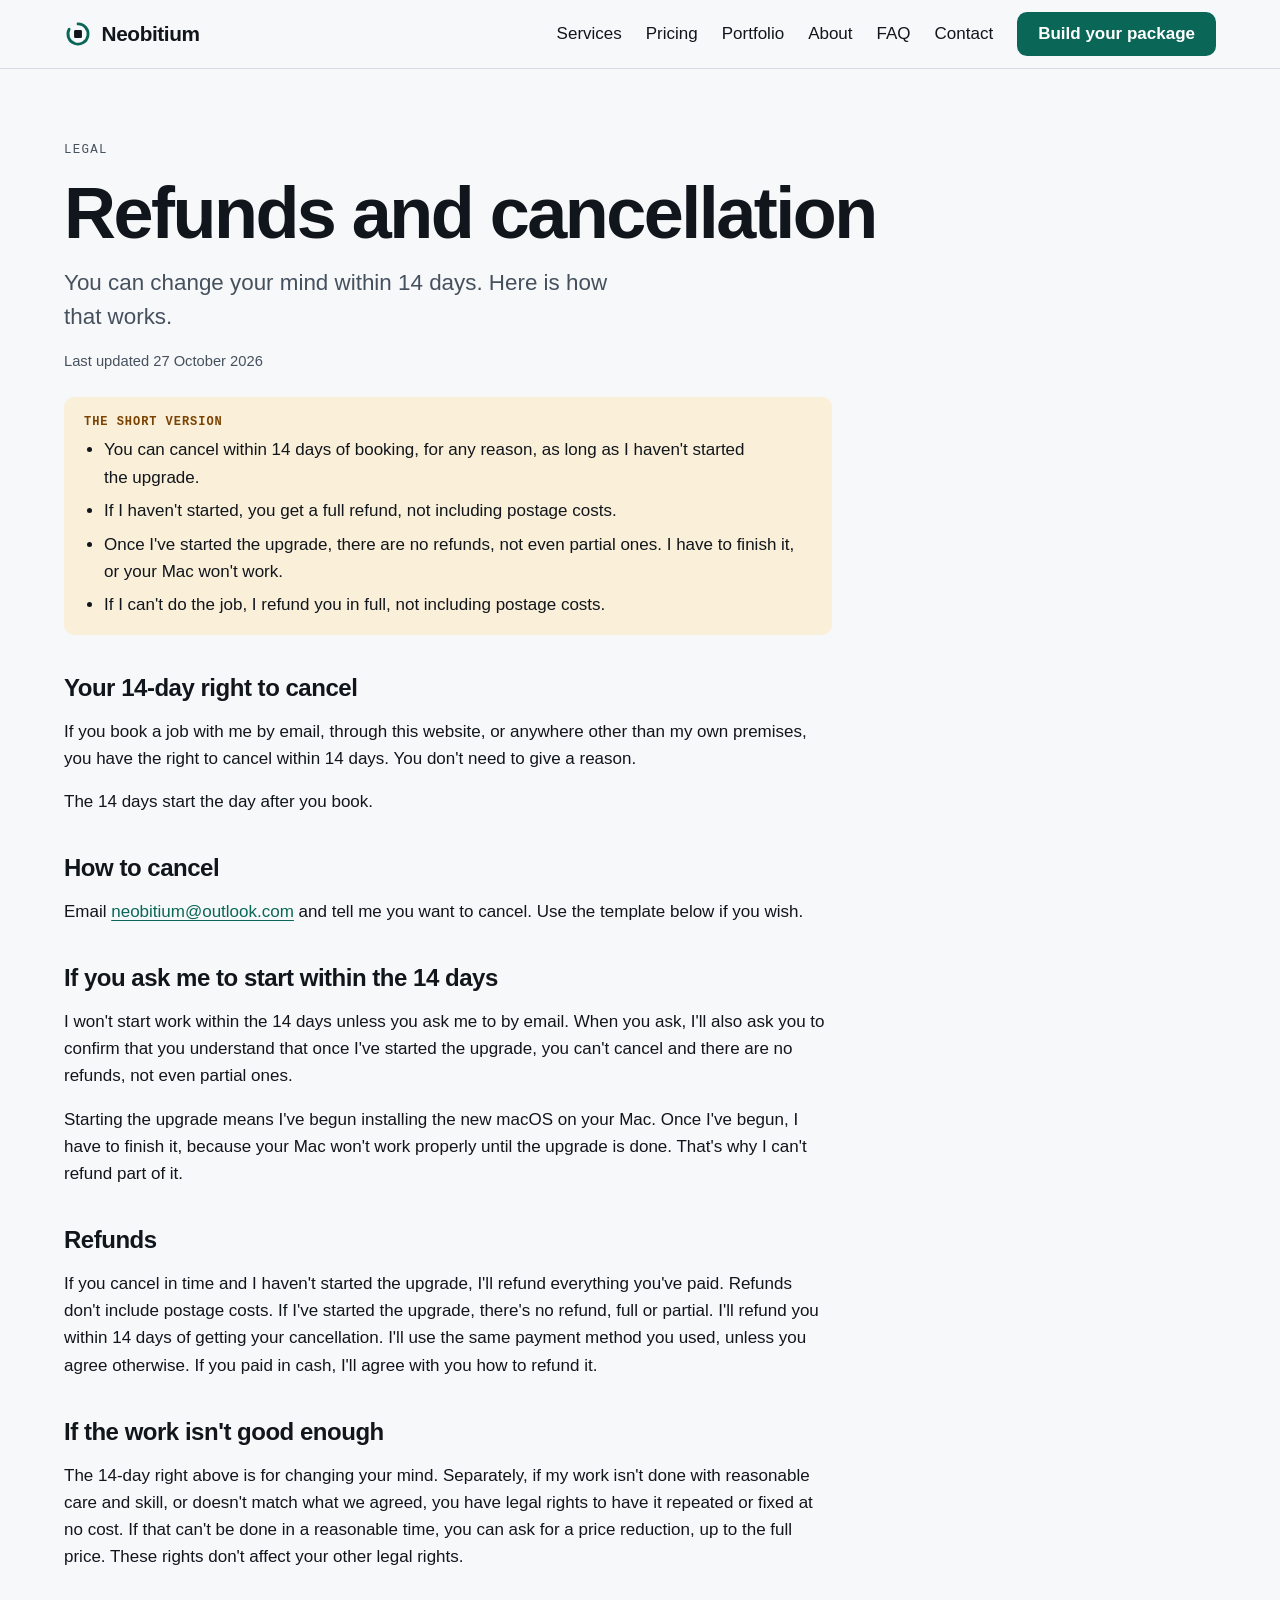
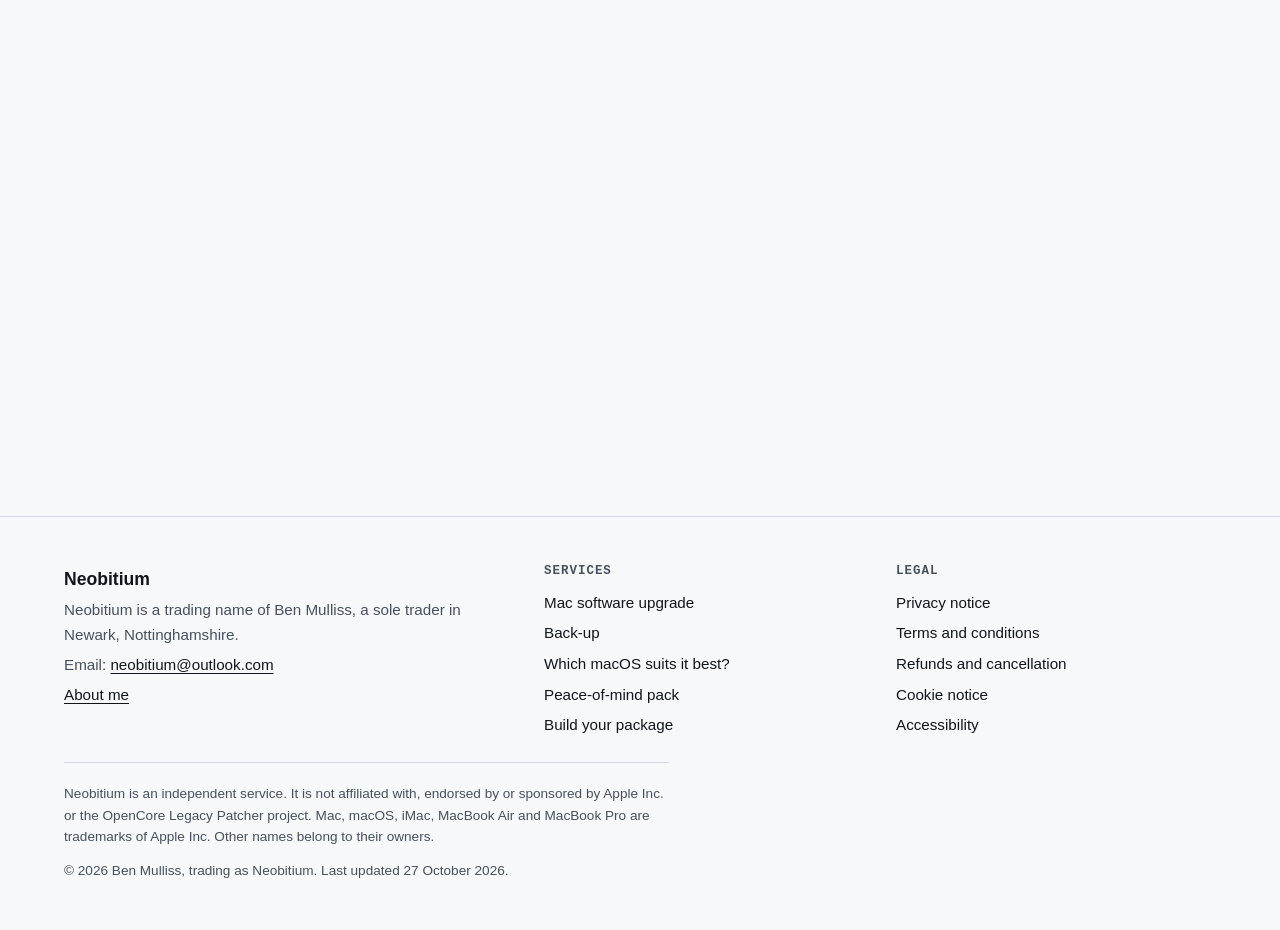
<file: refunds.html>
<!doctype html>
<html lang="en-GB">
<head>
<meta charset="utf-8">
<meta name="viewport" content="width=device-width, initial-scale=1">
<meta name="color-scheme" content="light dark">
<title>Refunds and cancellation | Neobitium</title>
<meta name="description" content="Neobitium&#x27;s refund and cancellation policy, including your 14-day right to cancel.">
<meta name="theme-color" content="#f7f8fa" media="(prefers-color-scheme: light)">
<meta name="theme-color" content="#0d1114" media="(prefers-color-scheme: dark)">
<meta property="og:site_name" content="Neobitium">
<meta property="og:type" content="website">
<meta property="og:locale" content="en_GB">
<meta property="og:title" content="Refunds and cancellation | Neobitium">
<meta property="og:description" content="Neobitium&#x27;s refund and cancellation policy, including your 14-day right to cancel.">
<meta name="twitter:card" content="summary_large_image">
<meta name="twitter:title" content="Refunds and cancellation | Neobitium">
<meta name="twitter:description" content="Neobitium&#x27;s refund and cancellation policy, including your 14-day right to cancel.">
<link rel="canonical" href="https://sjelite09.github.io/neobitium/refunds.html">
<meta property="og:url" content="https://sjelite09.github.io/neobitium/refunds.html">
<meta property="og:image" content="https://sjelite09.github.io/neobitium/og-image.png">
<meta property="og:image:width" content="1200">
<meta property="og:image:height" content="630">
<meta property="og:image:alt" content="Neobitium: newer macOS for older Macs, Newark.">
<meta name="twitter:image" content="https://sjelite09.github.io/neobitium/og-image.png">
<link rel="icon" href="favicon.svg" type="image/svg+xml">
<script>document.documentElement.classList.add("js")</script>
<link rel="stylesheet" href="styles.css">
</head>
<body>
<a class="skip" href="#main">Skip to main content</a>
<header class="site-header"><div class="wrap header-inner"><a class="brand" href="index.html"><svg class="logo" viewBox="0 0 32 32" aria-hidden="true" focusable="false"><path d="M16 4.5a11.5 11.5 0 1 1-10.1 6" fill="none" stroke="var(--accent)" stroke-width="3.2" stroke-linecap="round"/><rect x="11.5" y="11.5" width="9" height="9" rx="1.5" fill="var(--ink)"/></svg><span>Neobitium</span></a><button class="nav-toggle btn btn-quiet" type="button" aria-expanded="false" aria-controls="site-nav">Menu</button><nav class="nav" id="site-nav" aria-label="Main"><ul><li><a href="services.html">Services</a></li><li><a href="pricing.html">Pricing</a></li><li><a href="portfolio.html">Portfolio</a></li><li><a href="about.html">About</a></li><li><a href="faq.html">FAQ</a></li><li><a href="contact.html">Contact</a></li><li><a class="btn btn-primary" href="package.html">Build your package</a></li></ul></nav></div></header>
<main id="main" tabindex="-1">

<section class="wrap page-head">
<p class="eyebrow">Legal</p>
<h1>Refunds and cancellation</h1>
<p class="lead">You can change your mind within 14 days. Here is how that works.</p>
<p class="meta small">Last updated 27 October 2026</p>
</section>
<article class="wrap legal prose">

<div class="note"><span class="label">The short version</span>
<ul>
<li>You can cancel within 14 days of booking, for any reason, as long as I haven't started the upgrade.</li>
<li>If I haven't started, you get a full refund, not including postage costs.</li>
<li>Once I've started the upgrade, there are no refunds, not even partial ones. I have to finish it, or your Mac won't work.</li>
<li>If I can't do the job, I refund you in full, not including postage costs.</li>
</ul>
</div>

<h2>Your 14-day right to cancel</h2>
<p>If you book a job with me by email, through this website, or anywhere other than my own premises, you have the right to cancel within 14 days. You don't need to give a reason.</p>
<p>The 14 days start the day after you book.</p>

<h2>How to cancel</h2>
<p>Email <a href="mailto:neobitium@outlook.com" data-contact-email>neobitium@outlook.com</a> and tell me you want to cancel. Use the template below if you wish.</p>

<h2>If you ask me to start within the 14 days</h2>
<p>I won't start work within the 14 days unless you ask me to by email. When you ask, I'll also ask you to confirm that you understand that once I've started the upgrade, you can't cancel and there are no refunds, not even partial ones.</p>
<p>Starting the upgrade means I've begun installing the new macOS on your Mac. Once I've begun, I have to finish it, because your Mac won't work properly until the upgrade is done. That's why I can't refund part of it.</p>

<h2>Refunds</h2>
<p>If you cancel in time and I haven't started the upgrade, I'll refund everything you've paid. Refunds don't include postage costs. If I've started the upgrade, there's no refund, full or partial. I'll refund you within 14 days of getting your cancellation. I'll use the same payment method you used, unless you agree otherwise. If you paid in cash, I'll agree with you how to refund it.</p>

<h2>If the work isn't good enough</h2>
<p>The 14-day right above is for changing your mind. Separately, if my work isn't done with reasonable care and skill, or doesn't match what we agreed, you have legal rights to have it repeated or fixed at no cost. If that can't be done in a reasonable time, you can ask for a price reduction, up to the full price. These rights don't affect your other legal rights.</p>

<h2>If I can't do the job</h2>
<p>If I find that your Mac can't run what we agreed, I'll refund you in full, not including postage costs. See section 7 of the <a href="terms.html">terms</a>.</p>

<h2>Model cancellation form</h2>
<p>You can copy this and send it to me. You don't have to use it.</p>
<blockquote>
<p>To Ben Mulliss, trading as Neobitium, <a href="mailto:neobitium@outlook.com" data-contact-email>neobitium@outlook.com</a>:</p>
<p>I give notice that I cancel my contract for the following service: [describe the job].</p>
<p>Agreed on: [date]<br>Name: [your name]<br>Date: [today's date]</p>
</blockquote>

</article>

</main>
<footer class="site-footer"><div class="wrap">
<div class="footer-grid">
<div class="footer-biz">
<p><strong>Neobitium</strong></p>
<p>Neobitium is a trading name of Ben Mulliss, a sole trader in Newark, Nottinghamshire.</p>

<p>Email: <a href="mailto:neobitium@outlook.com" data-contact-email>neobitium@outlook.com</a></p>
<p><a href="about.html">About me</a></p>
</div>
<div><h2>Services</h2><ul class="link-list"><li><a href="services.html#mac-software">Mac software upgrade</a></li><li><a href="services.html#backup">Back-up</a></li><li><a href="services.html#macos-test">Which macOS suits it best?</a></li><li><a href="services.html#care">Peace-of-mind pack</a></li><li><a href="package.html">Build your package</a></li></ul></div>
<div><h2>Legal</h2><ul class="link-list"><li><a href="privacy.html">Privacy notice</a></li><li><a href="terms.html">Terms and conditions</a></li><li><a href="refunds.html">Refunds and cancellation</a></li><li><a href="cookies.html">Cookie notice</a></li><li><a href="accessibility.html">Accessibility</a></li></ul></div>
</div>
<p class="small-print">Neobitium is an independent service. It is not affiliated with, endorsed by or sponsored by Apple Inc. or the OpenCore Legacy Patcher project. Mac, macOS, iMac, MacBook Air and MacBook Pro are trademarks of Apple Inc. Other names belong to their owners.</p>
<p class="small-print">&copy; 2026 Ben Mulliss, trading as Neobitium. Last updated 27 October 2026.</p>
</div></footer>
<script src="site.js"></script>
</body>
</html>
</file>
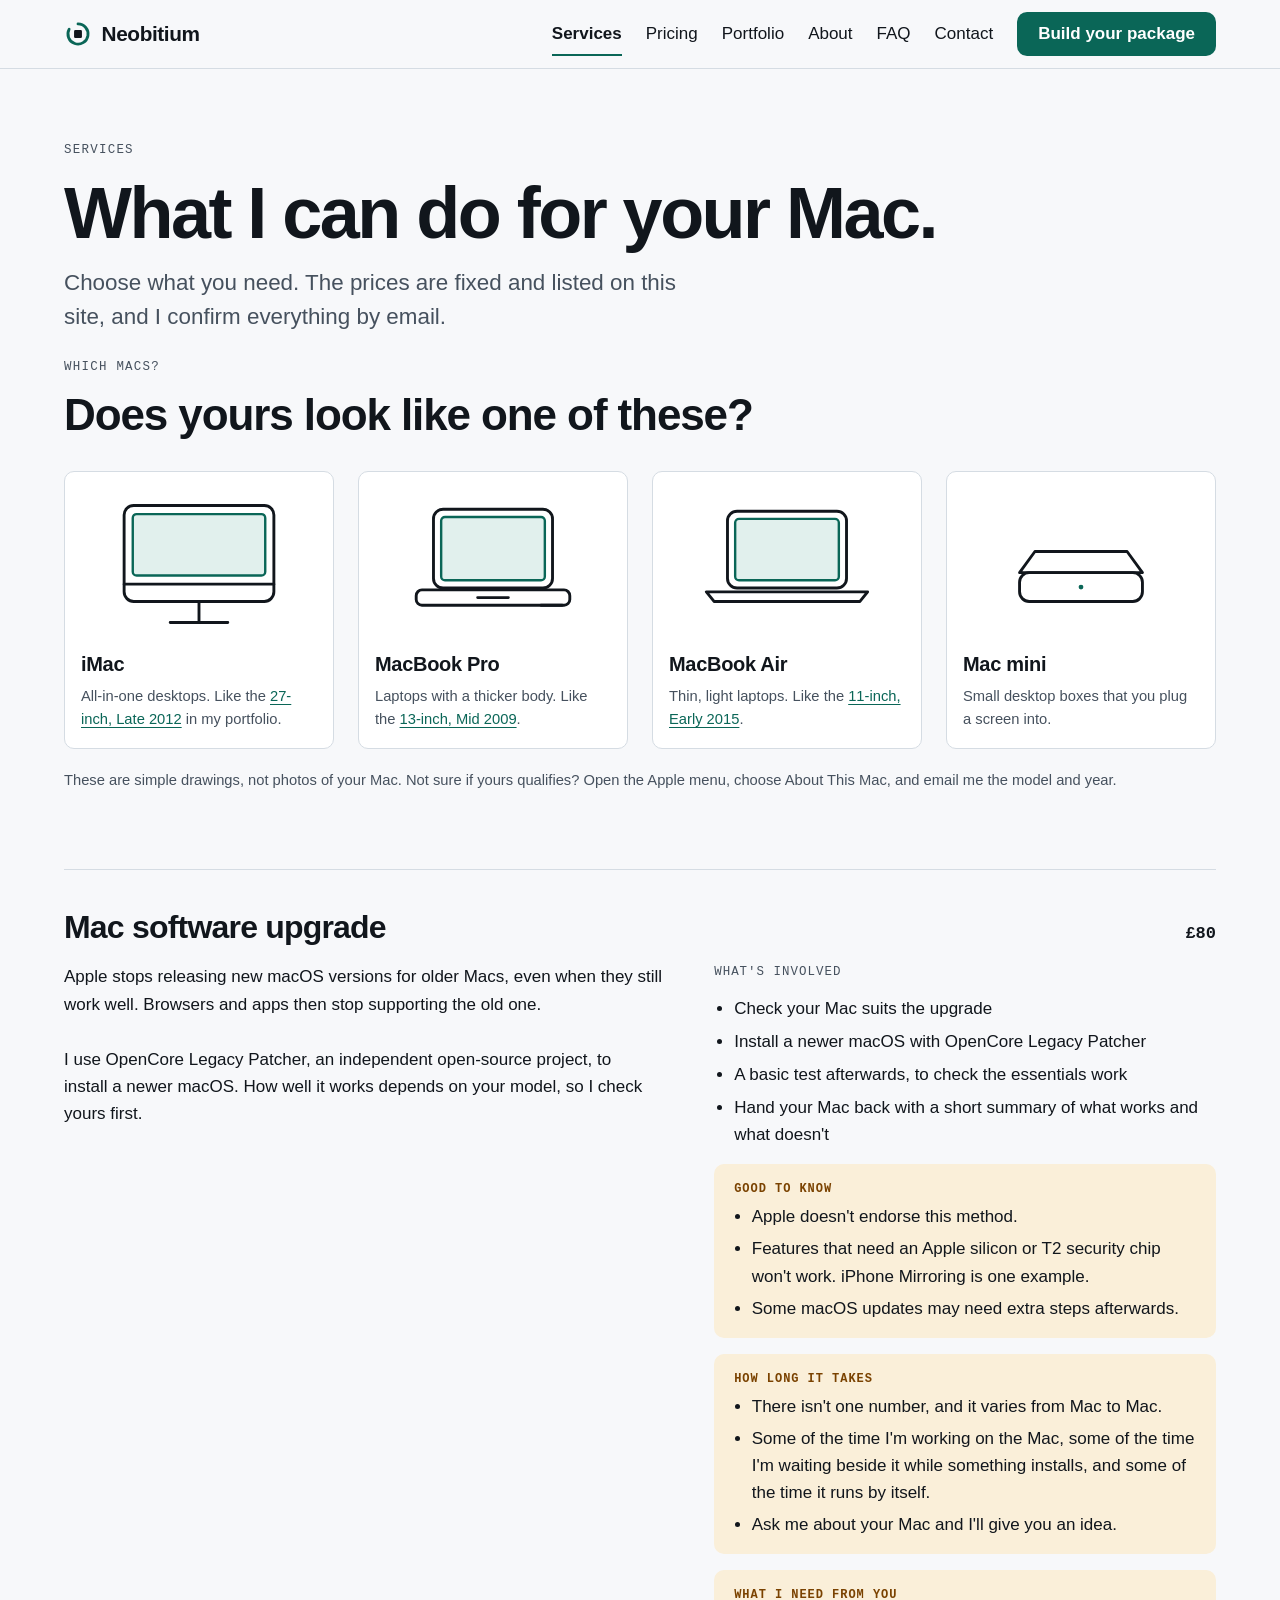
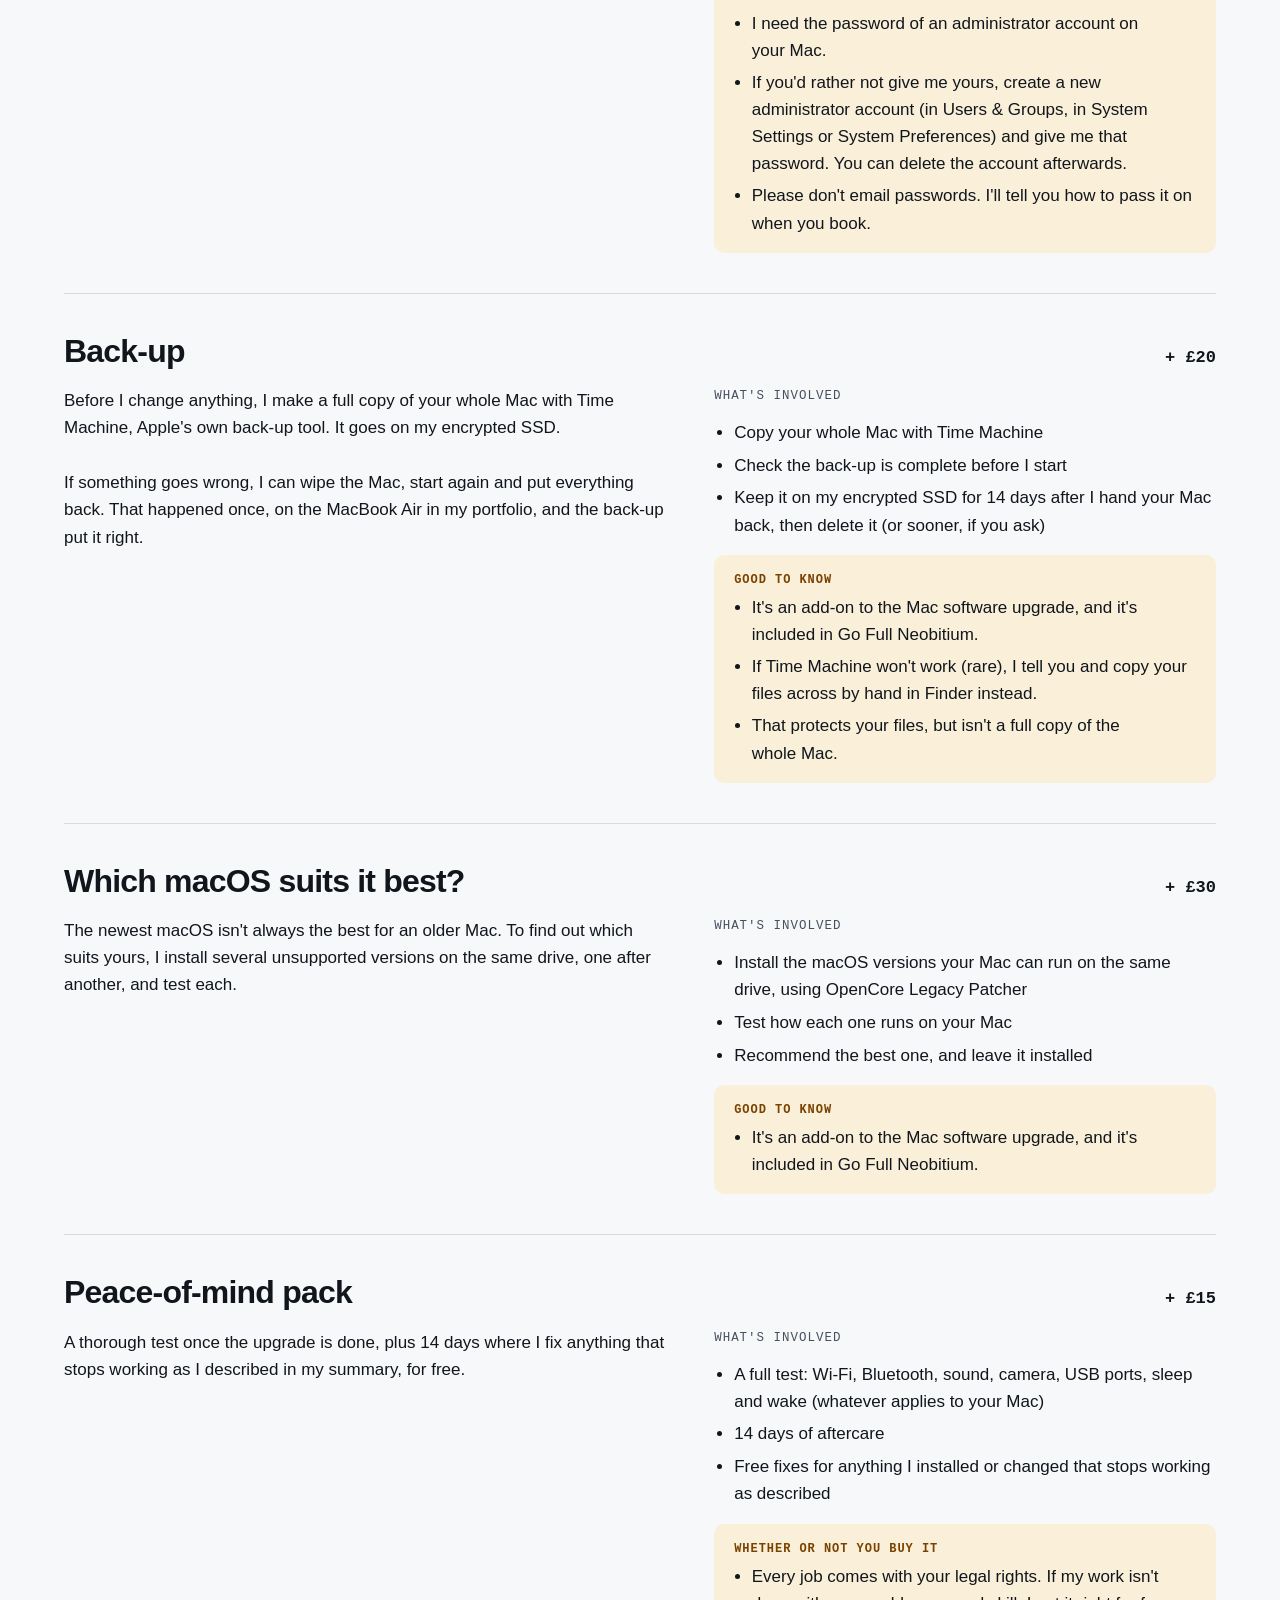
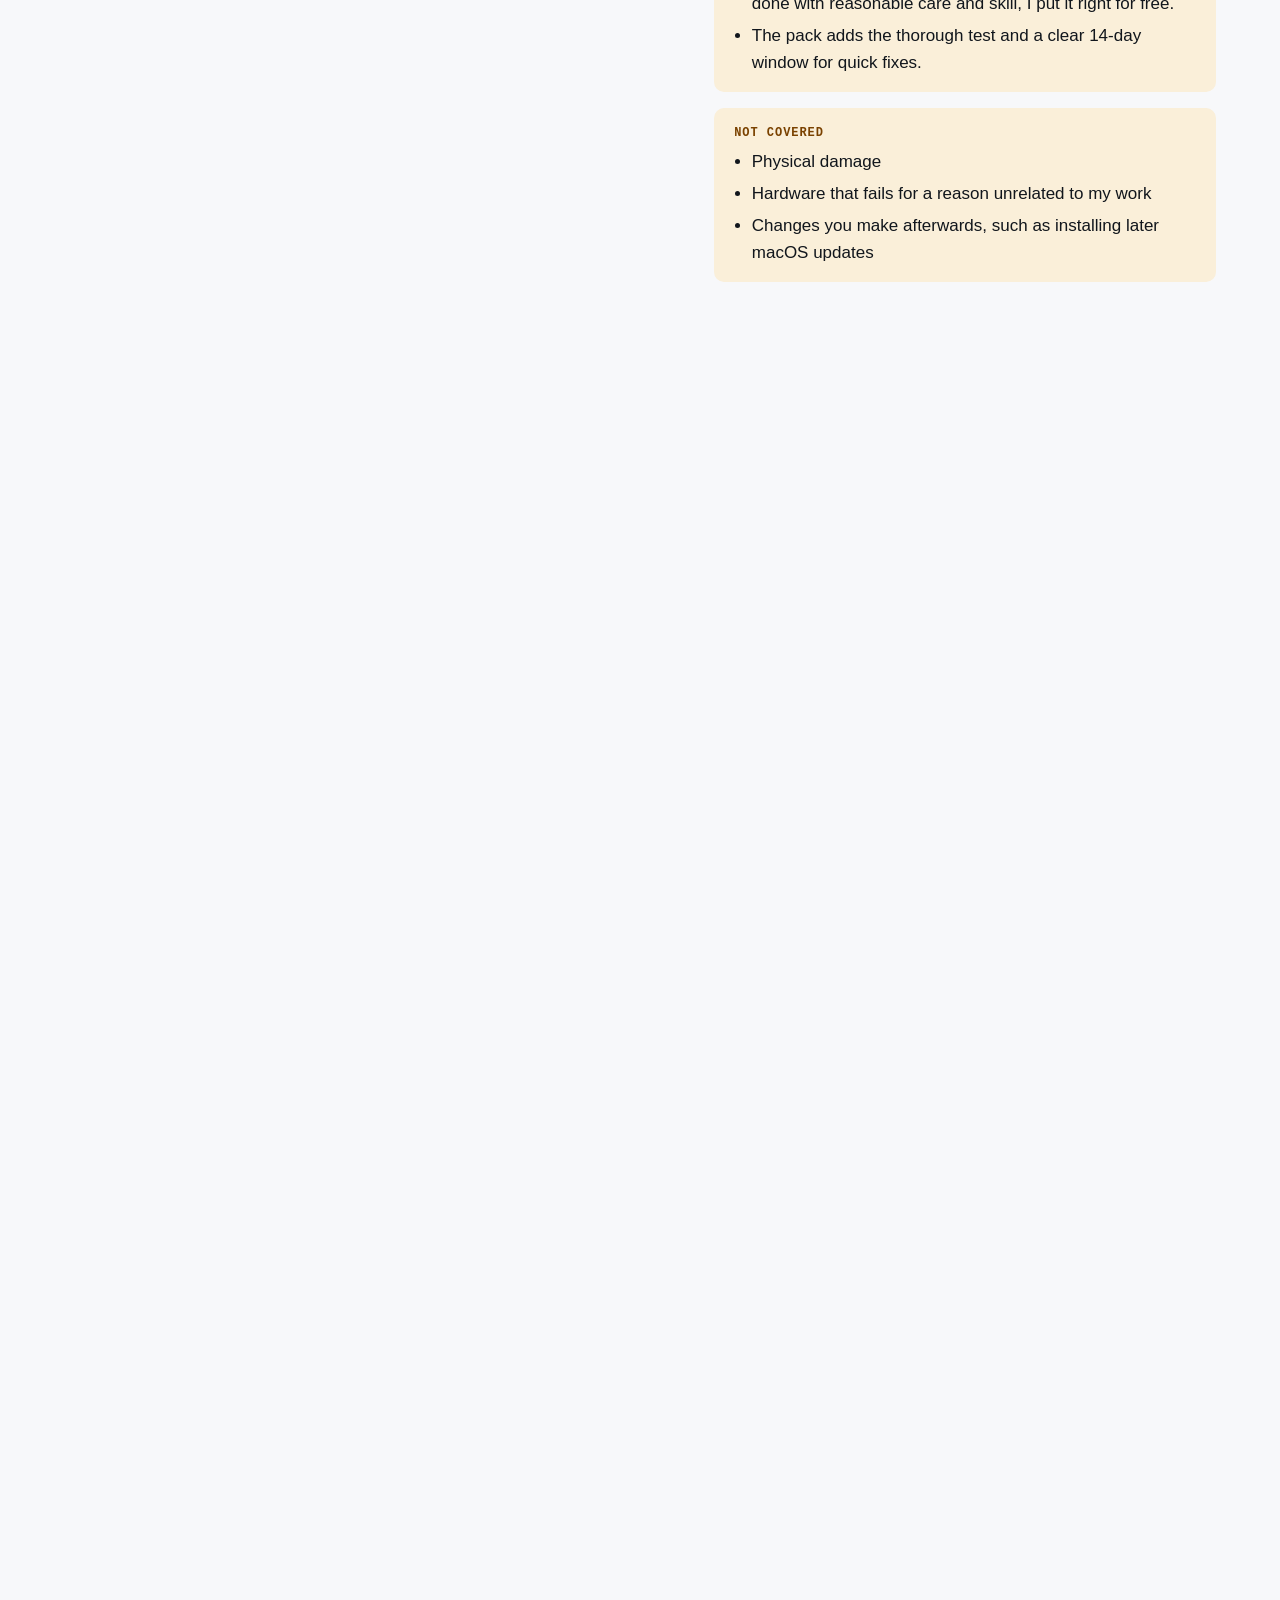
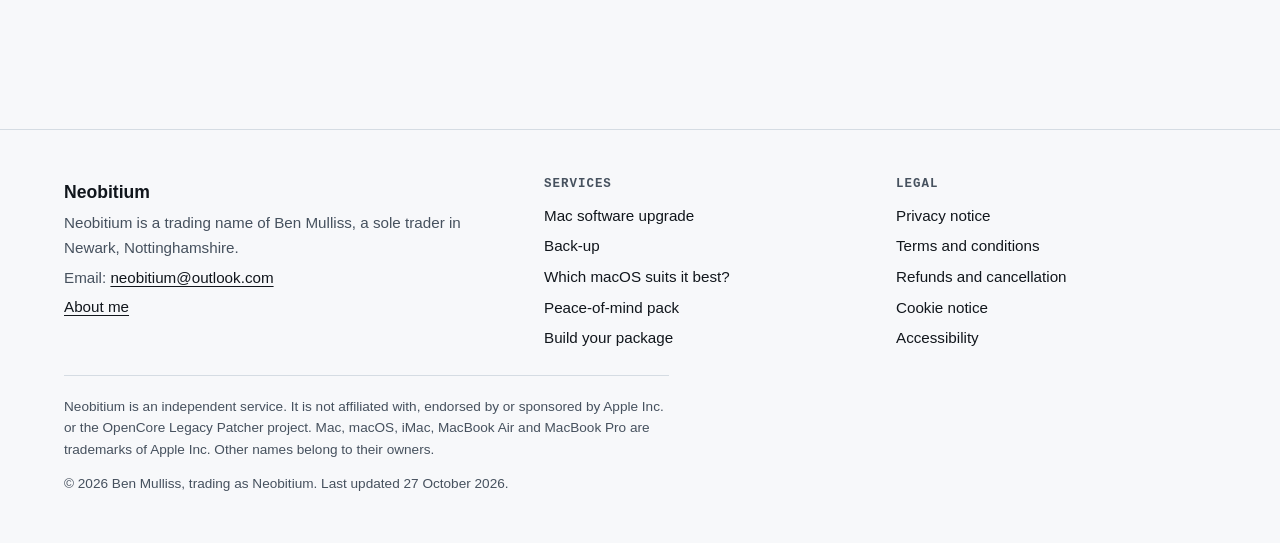
<file: services.html>
<!doctype html>
<html lang="en-GB">
<head>
<meta charset="utf-8">
<meta name="viewport" content="width=device-width, initial-scale=1">
<meta name="color-scheme" content="light dark">
<title>Services | Neobitium</title>
<meta name="description" content="Mac software upgrades with OpenCore Legacy Patcher, back-ups, macOS testing and a peace-of-mind pack, from Newark, Nottinghamshire.">
<meta name="theme-color" content="#f7f8fa" media="(prefers-color-scheme: light)">
<meta name="theme-color" content="#0d1114" media="(prefers-color-scheme: dark)">
<meta property="og:site_name" content="Neobitium">
<meta property="og:type" content="website">
<meta property="og:locale" content="en_GB">
<meta property="og:title" content="Services | Neobitium">
<meta property="og:description" content="Mac software upgrades with OpenCore Legacy Patcher, back-ups, macOS testing and a peace-of-mind pack, from Newark, Nottinghamshire.">
<meta name="twitter:card" content="summary_large_image">
<meta name="twitter:title" content="Services | Neobitium">
<meta name="twitter:description" content="Mac software upgrades with OpenCore Legacy Patcher, back-ups, macOS testing and a peace-of-mind pack, from Newark, Nottinghamshire.">
<link rel="canonical" href="https://sjelite09.github.io/neobitium/services.html">
<meta property="og:url" content="https://sjelite09.github.io/neobitium/services.html">
<meta property="og:image" content="https://sjelite09.github.io/neobitium/og-image.png">
<meta property="og:image:width" content="1200">
<meta property="og:image:height" content="630">
<meta property="og:image:alt" content="Neobitium: newer macOS for older Macs, Newark.">
<meta name="twitter:image" content="https://sjelite09.github.io/neobitium/og-image.png">
<link rel="icon" href="favicon.svg" type="image/svg+xml">
<script>document.documentElement.classList.add("js")</script>
<link rel="stylesheet" href="styles.css">
</head>
<body>
<a class="skip" href="#main">Skip to main content</a>
<header class="site-header"><div class="wrap header-inner"><a class="brand" href="index.html"><svg class="logo" viewBox="0 0 32 32" aria-hidden="true" focusable="false"><path d="M16 4.5a11.5 11.5 0 1 1-10.1 6" fill="none" stroke="var(--accent)" stroke-width="3.2" stroke-linecap="round"/><rect x="11.5" y="11.5" width="9" height="9" rx="1.5" fill="var(--ink)"/></svg><span>Neobitium</span></a><button class="nav-toggle btn btn-quiet" type="button" aria-expanded="false" aria-controls="site-nav">Menu</button><nav class="nav" id="site-nav" aria-label="Main"><ul><li><a href="services.html" aria-current="page">Services</a></li><li><a href="pricing.html">Pricing</a></li><li><a href="portfolio.html">Portfolio</a></li><li><a href="about.html">About</a></li><li><a href="faq.html">FAQ</a></li><li><a href="contact.html">Contact</a></li><li><a class="btn btn-primary" href="package.html">Build your package</a></li></ul></nav></div></header>
<main id="main" tabindex="-1">

<section class="wrap page-head">
<p class="eyebrow">Services</p>
<h1>What I can do for your Mac.</h1>
<p class="lead">Choose what you need. The prices are fixed and listed on this site, and I confirm everything by email.</p>
</section>
<section class="section wrap" aria-labelledby="macs-s" style="padding-top:0">
<div class="section-head">
<p class="eyebrow">Which Macs?</p>
<h2 id="macs-s">Does yours look like one of these?</h2>
</div>
<ul class="devices"><li class="dev"><svg viewBox="0 0 200 150" role="img" aria-label="Drawing of an all-in-one desktop computer: a flat screen on a single stand" focusable="false"><rect x="22" y="14" width="156" height="100" rx="10"/><rect class="scr" x="31" y="23" width="138" height="64" rx="4"/><path d="M22 96h156M100 114v20M70 136h60"/></svg><h3>iMac</h3><p class="small">All-in-one desktops. Like the <a href="portfolio.html#imac">27-inch, Late 2012</a> in my portfolio.</p></li><li class="dev"><svg viewBox="0 0 200 150" role="img" aria-label="Drawing of an open laptop with a thick base" focusable="false"><rect x="38" y="18" width="124" height="82" rx="10"/><rect class="scr" x="46" y="26" width="108" height="66" rx="4"/><rect x="20" y="102" width="160" height="16" rx="6"/><path d="M84 110h32M150 118h22"/></svg><h3>MacBook Pro</h3><p class="small">Laptops with a thicker body. Like the <a href="portfolio.html#mbp">13-inch, Mid 2009</a>.</p></li><li class="dev"><svg viewBox="0 0 200 150" role="img" aria-label="Drawing of an open, very thin laptop" focusable="false"><rect x="38" y="20" width="124" height="80" rx="10"/><rect class="scr" x="46" y="28" width="108" height="64" rx="4"/><path d="M16 104h168l-8 10H24z"/></svg><h3>MacBook Air</h3><p class="small">Thin, light laptops. Like the <a href="portfolio.html#air">11-inch, Early 2015</a>.</p></li><li class="dev"><svg viewBox="0 0 200 150" role="img" aria-label="Drawing of a small, flat desktop computer box" focusable="false"><path d="M52 62h96l16 22H36z"/><rect x="36" y="84" width="128" height="30" rx="10"/><circle cx="100" cy="99" r="2.5"/></svg><h3>Mac mini</h3><p class="small">Small desktop boxes that you plug a screen into.</p></li></ul>
<p class="small" style="margin-top:1.25rem">These are simple drawings, not photos of your Mac. Not sure if yours qualifies? Open the Apple menu, choose About This Mac, and email me the model and year.</p>
</section>

<div class="wrap">
<section class="service" id="mac-software" aria-labelledby="mac-software-h">
<div class="service-head"><h2 id="mac-software-h" style="font-size:2rem">Mac software upgrade</h2><p class="price">£80</p></div>
<div class="service-grid">
<div class="prose"><p>Apple stops releasing new macOS versions for older Macs, even when they still work well. Browsers and apps then stop supporting the old one.</p><p>I use OpenCore Legacy Patcher, an independent open-source project, to install a newer macOS. How well it works depends on your model, so I check yours first.</p></div>
<div><p class="label-mono">What's involved</p><ul><li>Check your Mac suits the upgrade</li><li>Install a newer macOS with OpenCore Legacy Patcher</li><li>A basic test afterwards, to check the essentials work</li><li>Hand your Mac back with a short summary of what works and what doesn't</li></ul><div class="note"><span class="label">Good to know</span><ul><li>Apple doesn't endorse this method.</li><li>Features that need an Apple silicon or T2 security chip won't work. iPhone Mirroring is one example.</li><li>Some macOS updates may need extra steps afterwards.</li></ul></div><div class="note"><span class="label">How long it takes</span><ul><li>There isn't one number, and it varies from Mac to Mac.</li><li>Some of the time I'm working on the Mac, some of the time I'm waiting beside it while something installs, and some of the time it runs by itself.</li><li>Ask me about your Mac and I'll give you an idea.</li></ul></div><div class="note"><span class="label">What I need from you</span><ul><li>I need the password of an administrator account on your Mac.</li><li>If you'd rather not give me yours, create a new administrator account (in Users &amp; Groups, in System Settings or System Preferences) and give me that password. You can delete the account afterwards.</li><li>Please don't email passwords. I'll tell you how to pass it on when you book.</li></ul></div></div>
</div>
</section>
<section class="service" id="backup" aria-labelledby="backup-h">
<div class="service-head"><h2 id="backup-h" style="font-size:2rem">Back-up</h2><p class="price">+ £20</p></div>
<div class="service-grid">
<div class="prose"><p>Before I change anything, I make a full copy of your whole Mac with Time Machine, Apple's own back-up tool. It goes on my encrypted SSD.</p><p>If something goes wrong, I can wipe the Mac, start again and put everything back. That happened once, on the MacBook Air in my portfolio, and the back-up put it right.</p></div>
<div><p class="label-mono">What's involved</p><ul><li>Copy your whole Mac with Time Machine</li><li>Check the back-up is complete before I start</li><li>Keep it on my encrypted SSD for 14 days after I hand your Mac back, then delete it (or sooner, if you ask)</li></ul><div class="note"><span class="label">Good to know</span><ul><li>It's an add-on to the Mac software upgrade, and it's included in Go Full Neobitium.</li><li>If Time Machine won't work (rare), I tell you and copy your files across by hand in Finder instead.</li><li>That protects your files, but isn't a full copy of the whole Mac.</li></ul></div></div>
</div>
</section>
<section class="service" id="macos-test" aria-labelledby="macos-test-h">
<div class="service-head"><h2 id="macos-test-h" style="font-size:2rem">Which macOS suits it best?</h2><p class="price">+ £30</p></div>
<div class="service-grid">
<div class="prose"><p>The newest macOS isn't always the best for an older Mac. To find out which suits yours, I install several unsupported versions on the same drive, one after another, and test each.</p><p>That takes much longer than one upgrade, which is why it costs more.</p></div>
<div><p class="label-mono">What's involved</p><ul><li>Install the macOS versions your Mac can run on the same drive, using OpenCore Legacy Patcher</li><li>Test how each one runs on your Mac</li><li>Recommend the best one, and leave it installed</li></ul><div class="note"><span class="label">Good to know</span><ul><li>It's an add-on to the Mac software upgrade, and it's included in Go Full Neobitium.</li></ul></div></div>
</div>
</section>
<section class="service" id="care" aria-labelledby="care-h">
<div class="service-head"><h2 id="care-h" style="font-size:2rem">Peace-of-mind pack</h2><p class="price">+ £15</p></div>
<div class="service-grid">
<div class="prose"><p>A thorough test once the upgrade is done, plus 14 days where I fix anything that stops working as I described in my summary, for free.</p></div>
<div><p class="label-mono">What's involved</p><ul><li>A full test: Wi-Fi, Bluetooth, sound, camera, USB ports, sleep and wake (whatever applies to your Mac)</li><li>14 days of aftercare</li><li>Free fixes for anything I installed or changed that stops working as described</li></ul><div class="note"><span class="label">Whether or not you buy it</span><ul><li>Every job comes with your legal rights. If my work isn't done with reasonable care and skill, I put it right for free.</li><li>The pack adds the thorough test and a clear 14-day window for quick fixes.</li></ul></div><div class="note"><span class="label">Not covered</span><ul><li>Physical damage</li><li>Hardware that fails for a reason unrelated to my work</li><li>Changes you make afterwards, such as installing later macOS updates</li></ul></div></div>
</div>
</section>

<section class="service" id="not-worth-it" aria-labelledby="not-worth-it-h">
<div class="service-head"><h2 id="not-worth-it-h" style="font-size:2rem">When it's not worth it.</h2></div>
<p class="lead">I'd rather tell you not to book than take your money for an upgrade that won't help. These are the common reasons. If any of them sound like your Mac, email me first.</p>
<div class="nw-grid"><div class="nw"><h3>Your Mac already does what you need</h3><ul><li>Apple usually still sends security updates for the newest macOS and the two before it. If your Mac is on one of those, it's still being looked after.</li><li>Your browser and the apps you use still work and still update.</li><li>You only need a newer browser. Some browsers keep supporting older macOS versions for longer than Safari does.</li></ul></div><div class="nw"><h3>The Mac itself is the problem</h3><ul><li>It has a spinning hard drive and 4 GB memory or less. A newer macOS will feel slow, and an SSD would help more than any software. I don't fit parts.</li><li>It has a hardware fault: random shutdowns, glitchy graphics, no Wi-Fi, a drive that grinds or clicks. A newer macOS won't fix those, and can make them easier to notice. Get it repaired first.</li><li>The battery is swollen or bulging. Stop using it and get it looked at. That's a safety problem, not a software one.</li><li>It has liquid damage or a broken screen. I don't do repairs.</li><li>It's very old, or its graphics are very old. Some Macs aren't supported by OpenCore Legacy Patcher at all. Others can run a newer macOS, but without proper graphics support windows and animations can be slow and glitchy. Tell me the model and I'll say what to expect.</li><li>The drive is nearly full. A newer macOS needs room to install and run, so you'd need to clear some space first.</li></ul></div><div class="nw"><h3>It's not the right job if…</h3><ul><li>You need a guarantee. Apple doesn't endorse this method, and a macOS update can occasionally need patching again. It isn't right for a Mac your work or business can't be without.</li><li>It's a work or school Mac, or its rules or device management don't allow changes. If it's locked to someone else's iCloud account or has a firmware lock, I can't help.</li><li>You need an old app that only runs on an old macOS. For example, 32-bit apps stop working from macOS Catalina onwards. If you use Windows through Boot Camp, tell me first, because it may not survive the upgrade.</li><li>You want features that need an Apple silicon or T2 chip, like iPhone Mirroring or Apple Intelligence. No software can add those to an older Mac.</li><li>You want the best speed and the newest features. A newer second-hand Mac can be better value than upgrading an old one.</li></ul></div></div>
<div class="note"><span class="label">What I do about it</span>
<ul><li>I check your Mac before I start, and if I think it isn't worth it, I say so before you pay anything.</li><li>If I find out during the job that your Mac can't run what we agreed, I stop and refund you in full, not including postage costs.</li></ul>
</div>
</section>

<div class="callout" style="margin-top:2.5rem">
<h2 style="font-size:1.6rem">Want everything in one go?</h2>
<p>Go Full Neobitium covers all of the above for £120. That's £25 less than buying it separately.</p>
<div class="actions"><a class="btn btn-primary" href="package.html#full">Choose Go Full Neobitium</a><a class="btn btn-quiet" href="pricing.html">See all prices</a></div>
</div>
</div>

</main>
<footer class="site-footer"><div class="wrap">
<div class="footer-grid">
<div class="footer-biz">
<p><strong>Neobitium</strong></p>
<p>Neobitium is a trading name of Ben Mulliss, a sole trader in Newark, Nottinghamshire.</p>

<p>Email: <a href="mailto:neobitium@outlook.com" data-contact-email>neobitium@outlook.com</a></p>
<p><a href="about.html">About me</a></p>
</div>
<div><h2>Services</h2><ul class="link-list"><li><a href="services.html#mac-software">Mac software upgrade</a></li><li><a href="services.html#backup">Back-up</a></li><li><a href="services.html#macos-test">Which macOS suits it best?</a></li><li><a href="services.html#care">Peace-of-mind pack</a></li><li><a href="package.html">Build your package</a></li></ul></div>
<div><h2>Legal</h2><ul class="link-list"><li><a href="privacy.html">Privacy notice</a></li><li><a href="terms.html">Terms and conditions</a></li><li><a href="refunds.html">Refunds and cancellation</a></li><li><a href="cookies.html">Cookie notice</a></li><li><a href="accessibility.html">Accessibility</a></li></ul></div>
</div>
<p class="small-print">Neobitium is an independent service. It is not affiliated with, endorsed by or sponsored by Apple Inc. or the OpenCore Legacy Patcher project. Mac, macOS, iMac, MacBook Air and MacBook Pro are trademarks of Apple Inc. Other names belong to their owners.</p>
<p class="small-print">&copy; 2026 Ben Mulliss, trading as Neobitium. Last updated 27 October 2026.</p>
</div></footer>
<script src="site.js"></script>
</body>
</html>
</file>
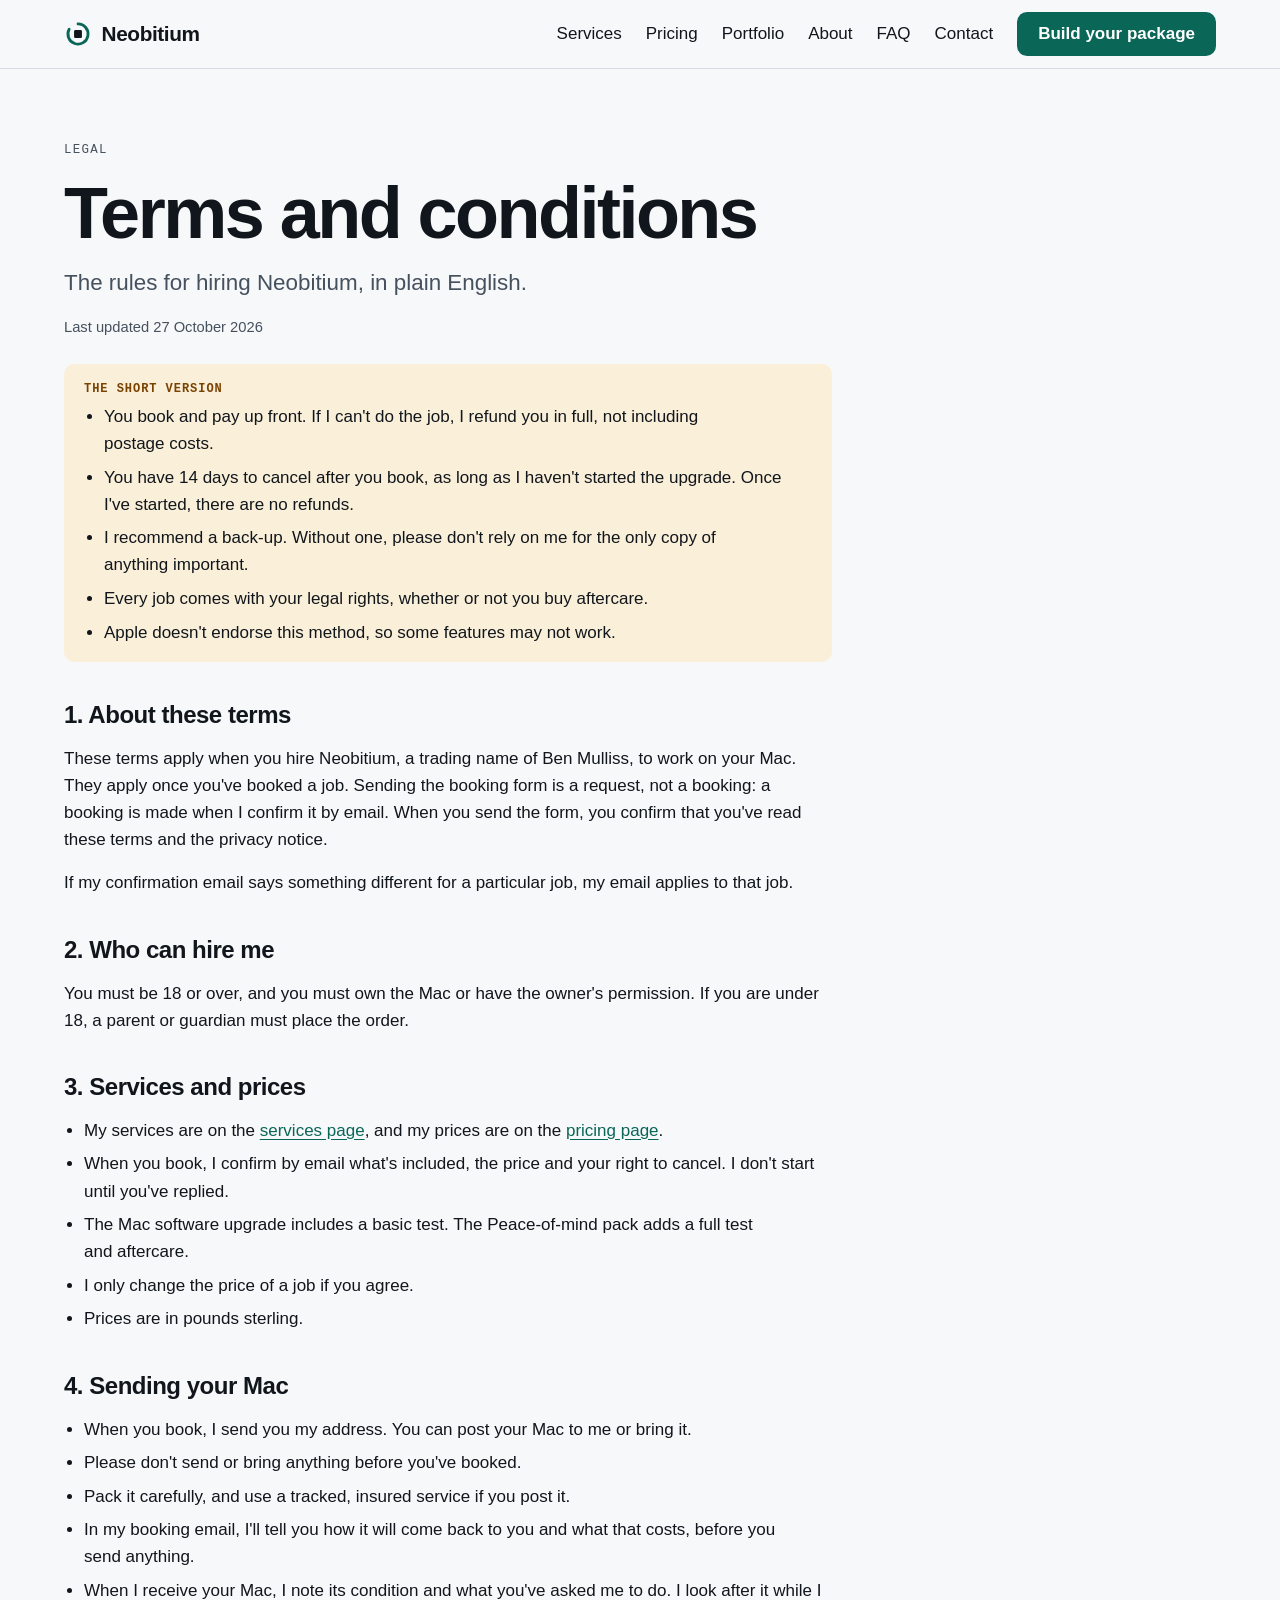
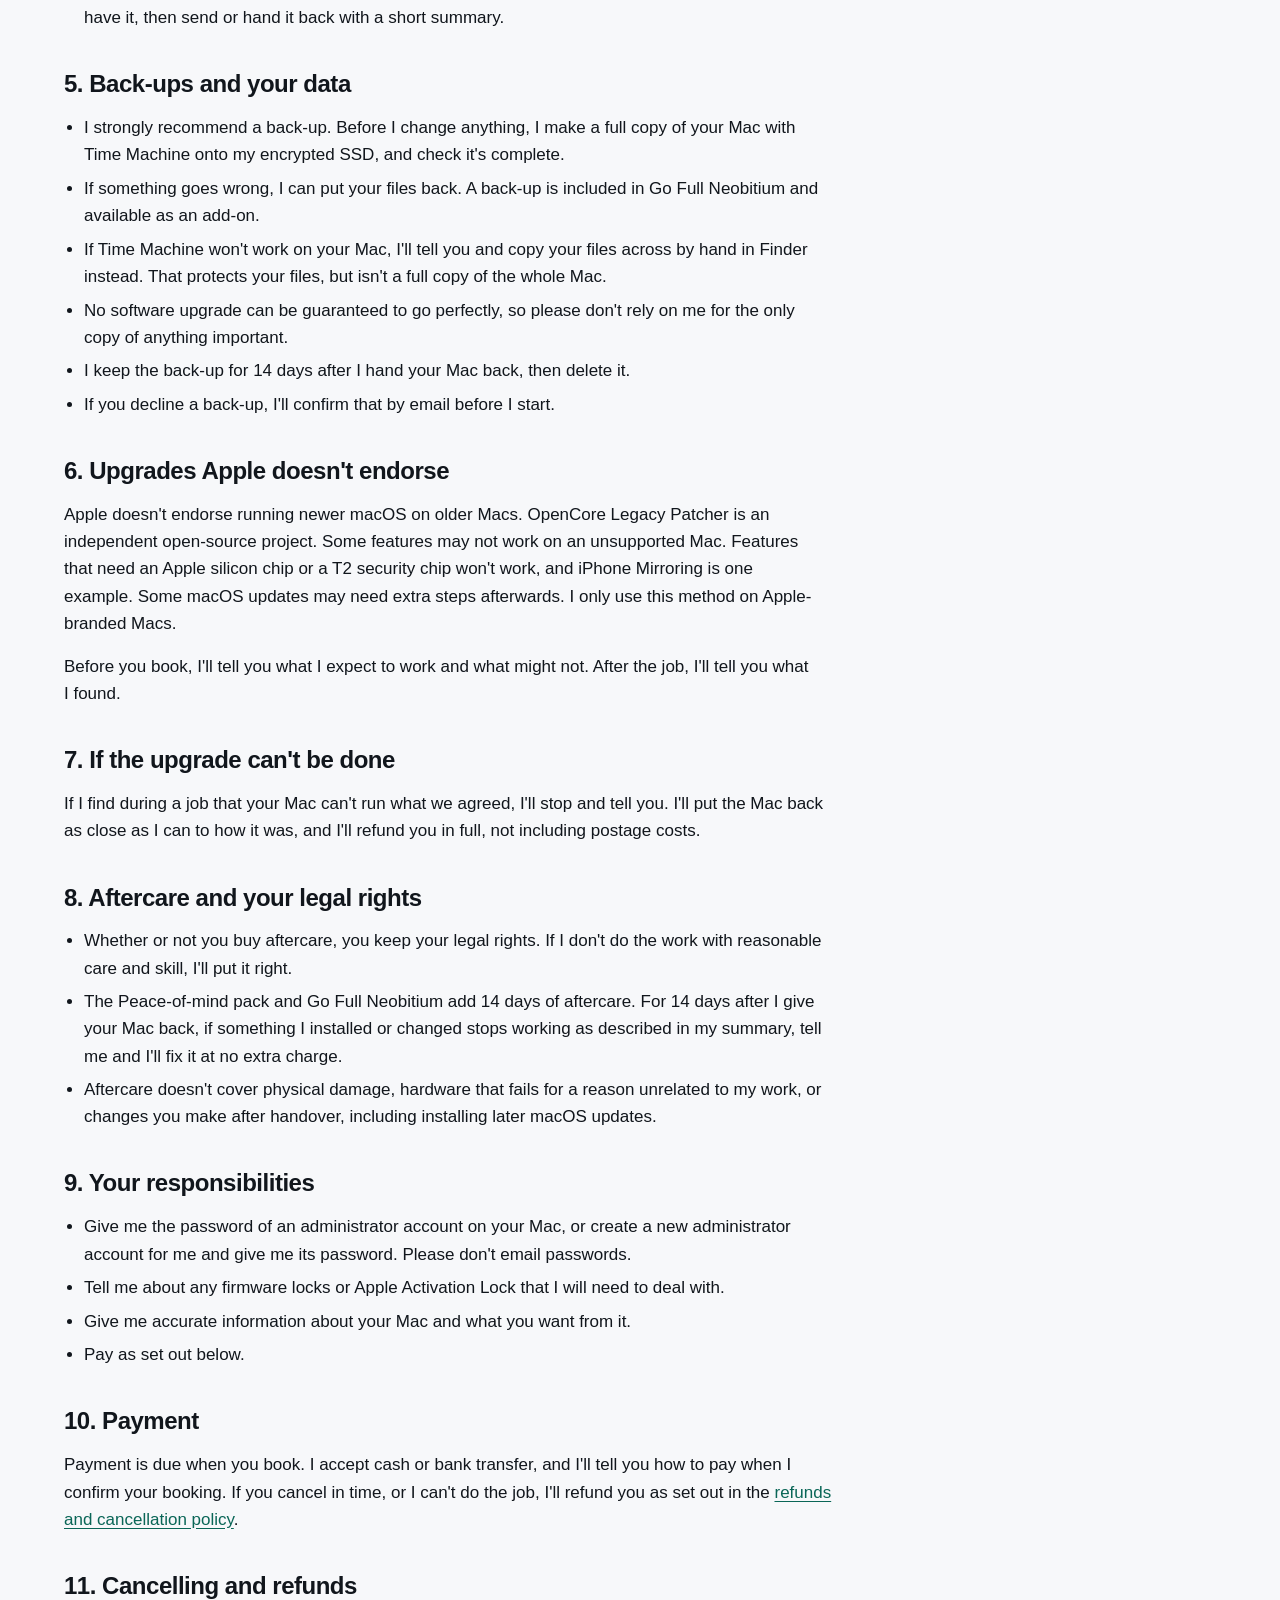
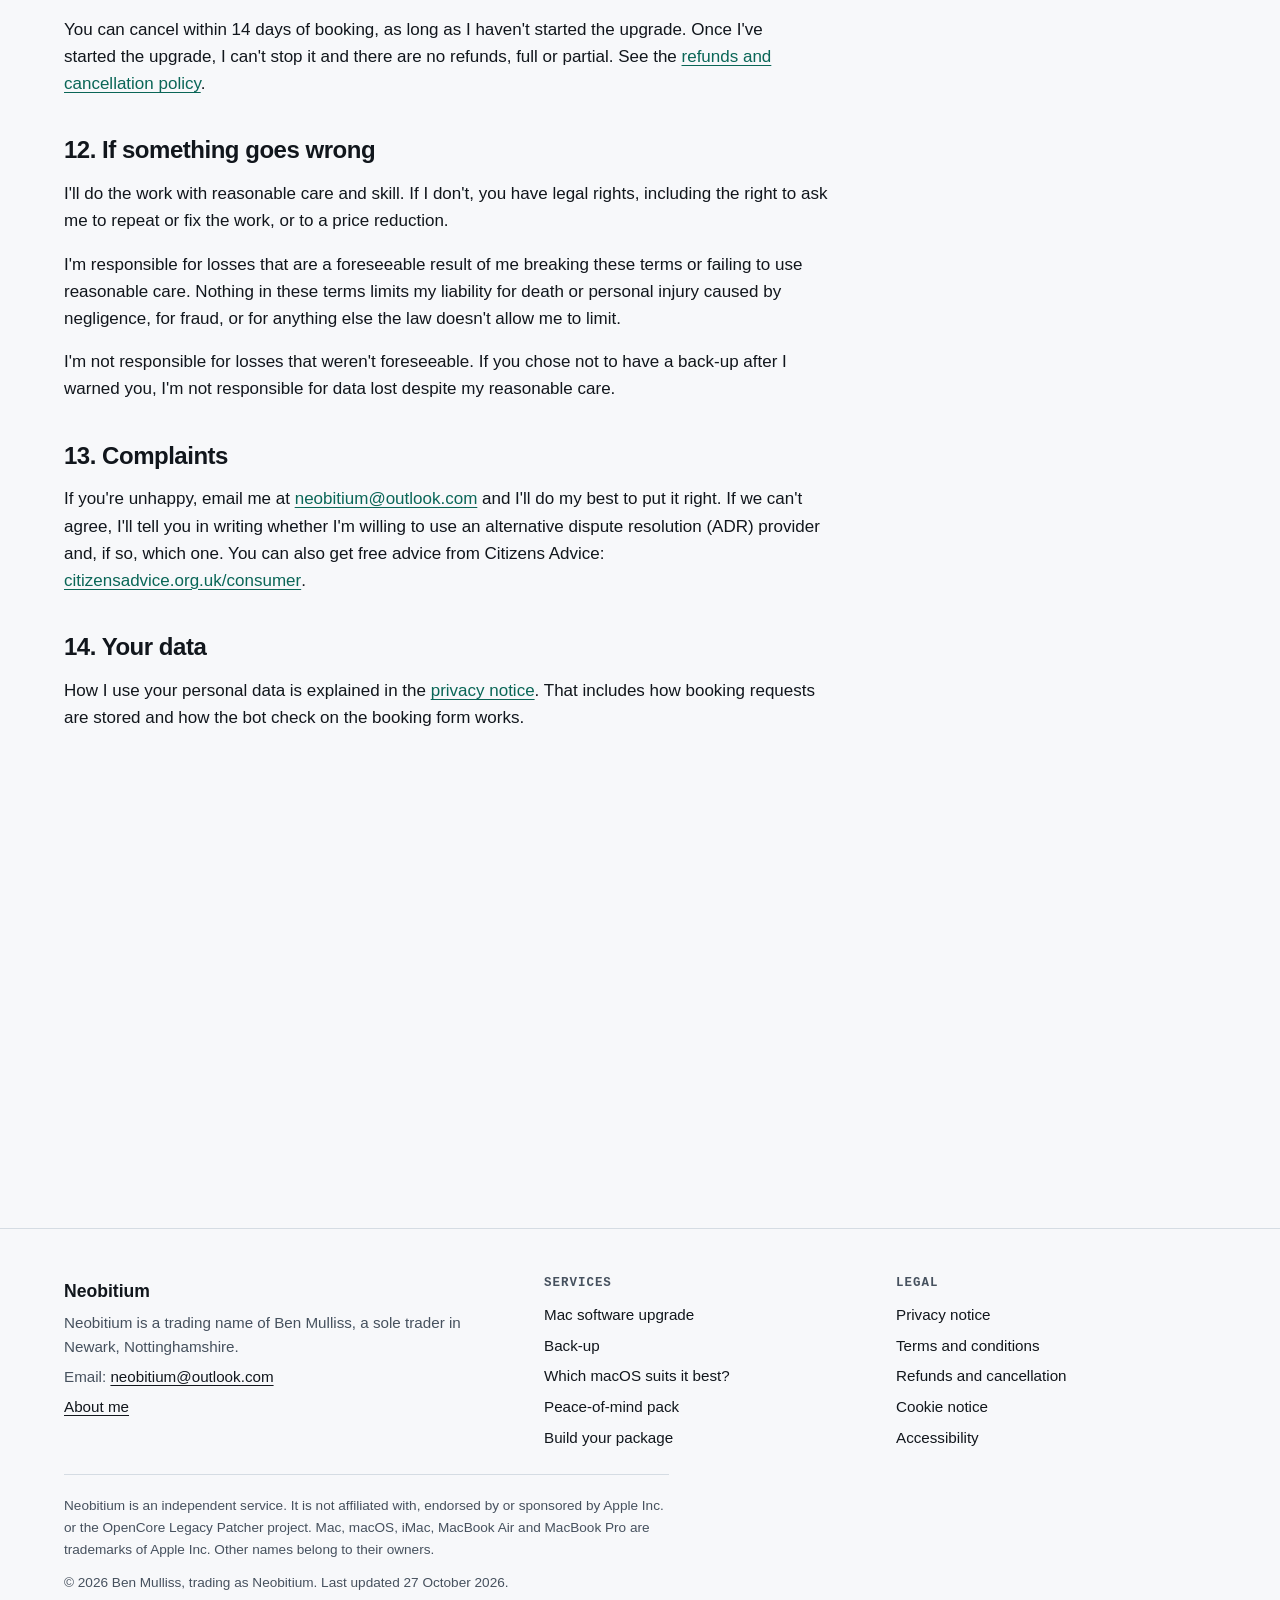
<file: terms.html>
<!doctype html>
<html lang="en-GB">
<head>
<meta charset="utf-8">
<meta name="viewport" content="width=device-width, initial-scale=1">
<meta name="color-scheme" content="light dark">
<title>Terms and conditions | Neobitium</title>
<meta name="description" content="The terms that apply when you hire Neobitium to upgrade your Mac.">
<meta name="theme-color" content="#f7f8fa" media="(prefers-color-scheme: light)">
<meta name="theme-color" content="#0d1114" media="(prefers-color-scheme: dark)">
<meta property="og:site_name" content="Neobitium">
<meta property="og:type" content="website">
<meta property="og:locale" content="en_GB">
<meta property="og:title" content="Terms and conditions | Neobitium">
<meta property="og:description" content="The terms that apply when you hire Neobitium to upgrade your Mac.">
<meta name="twitter:card" content="summary_large_image">
<meta name="twitter:title" content="Terms and conditions | Neobitium">
<meta name="twitter:description" content="The terms that apply when you hire Neobitium to upgrade your Mac.">
<link rel="canonical" href="https://sjelite09.github.io/neobitium/terms.html">
<meta property="og:url" content="https://sjelite09.github.io/neobitium/terms.html">
<meta property="og:image" content="https://sjelite09.github.io/neobitium/og-image.png">
<meta property="og:image:width" content="1200">
<meta property="og:image:height" content="630">
<meta property="og:image:alt" content="Neobitium: newer macOS for older Macs, Newark.">
<meta name="twitter:image" content="https://sjelite09.github.io/neobitium/og-image.png">
<link rel="icon" href="favicon.svg" type="image/svg+xml">
<script>document.documentElement.classList.add("js")</script>
<link rel="stylesheet" href="styles.css">
</head>
<body>
<a class="skip" href="#main">Skip to main content</a>
<header class="site-header"><div class="wrap header-inner"><a class="brand" href="index.html"><svg class="logo" viewBox="0 0 32 32" aria-hidden="true" focusable="false"><path d="M16 4.5a11.5 11.5 0 1 1-10.1 6" fill="none" stroke="var(--accent)" stroke-width="3.2" stroke-linecap="round"/><rect x="11.5" y="11.5" width="9" height="9" rx="1.5" fill="var(--ink)"/></svg><span>Neobitium</span></a><button class="nav-toggle btn btn-quiet" type="button" aria-expanded="false" aria-controls="site-nav">Menu</button><nav class="nav" id="site-nav" aria-label="Main"><ul><li><a href="services.html">Services</a></li><li><a href="pricing.html">Pricing</a></li><li><a href="portfolio.html">Portfolio</a></li><li><a href="about.html">About</a></li><li><a href="faq.html">FAQ</a></li><li><a href="contact.html">Contact</a></li><li><a class="btn btn-primary" href="package.html">Build your package</a></li></ul></nav></div></header>
<main id="main" tabindex="-1">

<section class="wrap page-head">
<p class="eyebrow">Legal</p>
<h1>Terms and conditions</h1>
<p class="lead">The rules for hiring Neobitium, in plain English.</p>
<p class="meta small">Last updated 27 October 2026</p>
</section>
<article class="wrap legal prose">

<div class="note"><span class="label">The short version</span>
<ul>
<li>You book and pay up front. If I can't do the job, I refund you in full, not including postage costs.</li>
<li>You have 14 days to cancel after you book, as long as I haven't started the upgrade. Once I've started, there are no refunds.</li>
<li>I recommend a back-up. Without one, please don't rely on me for the only copy of anything important.</li>
<li>Every job comes with your legal rights, whether or not you buy aftercare.</li>
<li>Apple doesn't endorse this method, so some features may not work.</li>
</ul>
</div>

<h2>1. About these terms</h2>
<p>These terms apply when you hire Neobitium, a trading name of Ben Mulliss, to work on your Mac. They apply once you've booked a job. Sending the booking form is a request, not a booking: a booking is made when I confirm it by email. When you send the form, you confirm that you've read these terms and the privacy notice.</p>
<p> If my confirmation email says something different for a particular job, my email applies to that job.</p>

<h2>2. Who can hire me</h2>
<p>You must be 18 or over, and you must own the Mac or have the owner's permission. If you are under 18, a parent or guardian must place the order.</p>

<h2>3. Services and prices</h2>
<ul>
<li>My services are on the <a href="services.html">services page</a>, and my prices are on the <a href="pricing.html">pricing page</a>.</li>
<li>When you book, I confirm by email what's included, the price and your right to cancel. I don't start until you've replied.</li>
<li>The Mac software upgrade includes a basic test. The Peace-of-mind pack adds a full test and aftercare.</li>
<li>I only change the price of a job if you agree.</li>
<li>Prices are in pounds sterling.</li>
</ul>

<h2>4. Sending your Mac</h2>
<ul>
<li>When you book, I send you my address. You can post your Mac to me or bring it.</li>
<li>Please don't send or bring anything before you've booked.</li>
<li>Pack it carefully, and use a tracked, insured service if you post it.</li>
<li>In my booking email, I'll tell you how it will come back to you and what that costs, before you send anything.</li>
<li>When I receive your Mac, I note its condition and what you've asked me to do. I look after it while I have it, then send or hand it back with a short summary.</li>
</ul>

<h2>5. Back-ups and your data</h2>
<ul>
<li>I strongly recommend a back-up. Before I change anything, I make a full copy of your Mac with Time Machine onto my encrypted SSD, and check it's complete.</li>
<li>If something goes wrong, I can put your files back. A back-up is included in Go Full Neobitium and available as an add-on.</li>
<li>If Time Machine won't work on your Mac, I'll tell you and copy your files across by hand in Finder instead. That protects your files, but isn't a full copy of the whole Mac.</li>
<li>No software upgrade can be guaranteed to go perfectly, so please don't rely on me for the only copy of anything important.</li>
<li>I keep the back-up for 14 days after I hand your Mac back, then delete it.</li>
<li>If you decline a back-up, I'll confirm that by email before I start.</li>
</ul>

<h2>6. Upgrades Apple doesn't endorse</h2>
<p>Apple doesn't endorse running newer macOS on older Macs. OpenCore Legacy Patcher is an independent open-source project. Some features may not work on an unsupported Mac. Features that need an Apple silicon chip or a T2 security chip won't work, and iPhone Mirroring is one example. Some macOS updates may need extra steps afterwards. I only use this method on Apple-branded Macs.</p>
<p>Before you book, I'll tell you what I expect to work and what might not. After the job, I'll tell you what I found.</p>

<h2>7. If the upgrade can't be done</h2>
<p>If I find during a job that your Mac can't run what we agreed, I'll stop and tell you. I'll put the Mac back as close as I can to how it was, and I'll refund you in full, not including postage costs.</p>

<h2>8. Aftercare and your legal rights</h2>
<ul>
<li>Whether or not you buy aftercare, you keep your legal rights. If I don't do the work with reasonable care and skill, I'll put it right.</li>
<li>The Peace-of-mind pack and Go Full Neobitium add 14 days of aftercare. For 14 days after I give your Mac back, if something I installed or changed stops working as described in my summary, tell me and I'll fix it at no extra charge.</li>
<li>Aftercare doesn't cover physical damage, hardware that fails for a reason unrelated to my work, or changes you make after handover, including installing later macOS updates.</li>
</ul>

<h2>9. Your responsibilities</h2>
<ul>
<li>Give me the password of an administrator account on your Mac, or create a new administrator account for me and give me its password. Please don't email passwords.</li>
<li>Tell me about any firmware locks or Apple Activation Lock that I will need to deal with.</li>
<li>Give me accurate information about your Mac and what you want from it.</li>
<li>Pay as set out below.</li>
</ul>

<h2>10. Payment</h2>
<p>Payment is due when you book. I accept cash or bank transfer, and I'll tell you how to pay when I confirm your booking. If you cancel in time, or I can't do the job, I'll refund you as set out in the <a href="refunds.html">refunds and cancellation policy</a>.</p>

<h2>11. Cancelling and refunds</h2>
<p>You can cancel within 14 days of booking, as long as I haven't started the upgrade. Once I've started the upgrade, I can't stop it and there are no refunds, full or partial. See the <a href="refunds.html">refunds and cancellation policy</a>.</p>

<h2>12. If something goes wrong</h2>
<p>I'll do the work with reasonable care and skill. If I don't, you have legal rights, including the right to ask me to repeat or fix the work, or to a price reduction.</p>
<p>I'm responsible for losses that are a foreseeable result of me breaking these terms or failing to use reasonable care. Nothing in these terms limits my liability for death or personal injury caused by negligence, for fraud, or for anything else the law doesn't allow me to limit.</p>
<p>I'm not responsible for losses that weren't foreseeable. If you chose not to have a back-up after I warned you, I'm not responsible for data lost despite my reasonable care.</p>

<h2>13. Complaints</h2>
<p>If you're unhappy, email me at <a href="mailto:neobitium@outlook.com" data-contact-email>neobitium@outlook.com</a> and I'll do my best to put it right. If we can't agree, I'll tell you in writing whether I'm willing to use an alternative dispute resolution (ADR) provider and, if so, which one. You can also get free advice from Citizens Advice: <a href="https://www.citizensadvice.org.uk/consumer/" target="_blank" rel="noopener noreferrer">citizensadvice.org.uk/consumer<span class="visually-hidden"> (opens in a new tab)</span></a>.</p>

<h2>14. Your data</h2>
<p>How I use your personal data is explained in the <a href="privacy.html">privacy notice</a>. That includes how booking requests are stored and how the bot check on the booking form works.</p>

<h2>15. Independence and trademarks</h2>
<p>Neobitium is independent. It isn't affiliated with, endorsed by or sponsored by Apple Inc. or the OpenCore Legacy Patcher project. Product names belong to their owners.</p>

<h2>16. Which law applies</h2>
<p>These terms are governed by the law of England and Wales. If you live in Scotland or Northern Ireland, you can also bring a claim in the courts where you live.</p>

<h2>17. Changes to these terms</h2>
<p>If I change these terms, the new version applies to jobs agreed after the date at the top of the page.</p>

</article>

</main>
<footer class="site-footer"><div class="wrap">
<div class="footer-grid">
<div class="footer-biz">
<p><strong>Neobitium</strong></p>
<p>Neobitium is a trading name of Ben Mulliss, a sole trader in Newark, Nottinghamshire.</p>

<p>Email: <a href="mailto:neobitium@outlook.com" data-contact-email>neobitium@outlook.com</a></p>
<p><a href="about.html">About me</a></p>
</div>
<div><h2>Services</h2><ul class="link-list"><li><a href="services.html#mac-software">Mac software upgrade</a></li><li><a href="services.html#backup">Back-up</a></li><li><a href="services.html#macos-test">Which macOS suits it best?</a></li><li><a href="services.html#care">Peace-of-mind pack</a></li><li><a href="package.html">Build your package</a></li></ul></div>
<div><h2>Legal</h2><ul class="link-list"><li><a href="privacy.html">Privacy notice</a></li><li><a href="terms.html">Terms and conditions</a></li><li><a href="refunds.html">Refunds and cancellation</a></li><li><a href="cookies.html">Cookie notice</a></li><li><a href="accessibility.html">Accessibility</a></li></ul></div>
</div>
<p class="small-print">Neobitium is an independent service. It is not affiliated with, endorsed by or sponsored by Apple Inc. or the OpenCore Legacy Patcher project. Mac, macOS, iMac, MacBook Air and MacBook Pro are trademarks of Apple Inc. Other names belong to their owners.</p>
<p class="small-print">&copy; 2026 Ben Mulliss, trading as Neobitium. Last updated 27 October 2026.</p>
</div></footer>
<script src="site.js"></script>
</body>
</html>
</file>
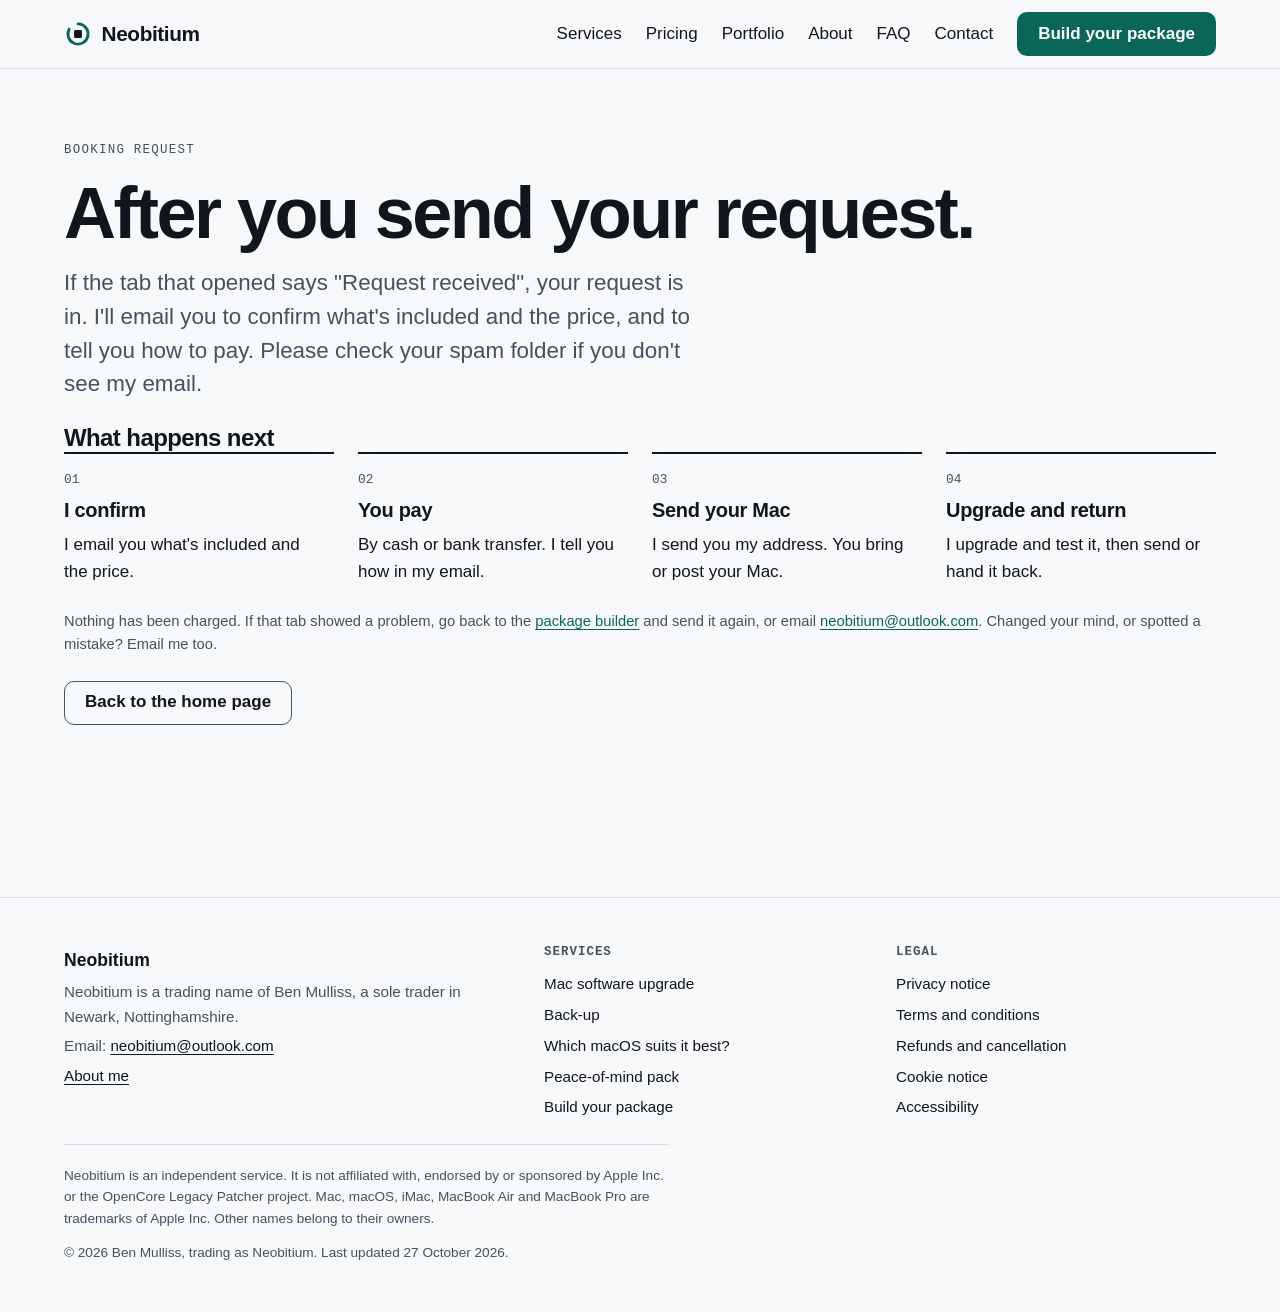
<file: thanks.html>
<!doctype html>
<html lang="en-GB">
<head>
<meta charset="utf-8">
<meta name="viewport" content="width=device-width, initial-scale=1">
<meta name="color-scheme" content="light dark">
<title>Thanks | Neobitium</title>
<meta name="description" content="Your Neobitium booking request has been sent.">
<meta name="theme-color" content="#f7f8fa" media="(prefers-color-scheme: light)">
<meta name="theme-color" content="#0d1114" media="(prefers-color-scheme: dark)">
<meta name="robots" content="noindex">
<meta property="og:site_name" content="Neobitium">
<meta property="og:type" content="website">
<meta property="og:locale" content="en_GB">
<meta property="og:title" content="Thanks | Neobitium">
<meta property="og:description" content="Your Neobitium booking request has been sent.">
<meta name="twitter:card" content="summary_large_image">
<meta name="twitter:title" content="Thanks | Neobitium">
<meta name="twitter:description" content="Your Neobitium booking request has been sent.">
<meta property="og:image" content="https://sjelite09.github.io/neobitium/og-image.png">
<meta property="og:image:width" content="1200">
<meta property="og:image:height" content="630">
<meta property="og:image:alt" content="Neobitium: newer macOS for older Macs, Newark.">
<meta name="twitter:image" content="https://sjelite09.github.io/neobitium/og-image.png">
<link rel="icon" href="favicon.svg" type="image/svg+xml">
<script>document.documentElement.classList.add("js")</script>
<link rel="stylesheet" href="styles.css">
</head>
<body>
<a class="skip" href="#main">Skip to main content</a>
<header class="site-header"><div class="wrap header-inner"><a class="brand" href="index.html"><svg class="logo" viewBox="0 0 32 32" aria-hidden="true" focusable="false"><path d="M16 4.5a11.5 11.5 0 1 1-10.1 6" fill="none" stroke="var(--accent)" stroke-width="3.2" stroke-linecap="round"/><rect x="11.5" y="11.5" width="9" height="9" rx="1.5" fill="var(--ink)"/></svg><span>Neobitium</span></a><button class="nav-toggle btn btn-quiet" type="button" aria-expanded="false" aria-controls="site-nav">Menu</button><nav class="nav" id="site-nav" aria-label="Main"><ul><li><a href="services.html">Services</a></li><li><a href="pricing.html">Pricing</a></li><li><a href="portfolio.html">Portfolio</a></li><li><a href="about.html">About</a></li><li><a href="faq.html">FAQ</a></li><li><a href="contact.html">Contact</a></li><li><a class="btn btn-primary" href="package.html" aria-current="page">Build your package</a></li></ul></nav></div></header>
<main id="main" tabindex="-1">

<section class="wrap page-head">
<p class="eyebrow">Booking request</p>
<h1>After you send your request.</h1>
<p class="lead">If the tab that opened says "Request received", your request is in. I'll email you to confirm what's included and the price, and to tell you how to pay. Please check your spam folder if you don't see my email.</p>
</section>
<section class="wrap section" style="padding-top:0">
<h2 style="font-size:1.5rem">What happens next</h2>
<ol class="steps">
<li><h3>I confirm</h3><p>I email you what's included and the price.</p></li>
<li><h3>You pay</h3><p>By cash or bank transfer. I tell you how in my email.</p></li>
<li><h3>Send your Mac</h3><p>I send you my address. You bring or post your Mac.</p></li>
<li><h3>Upgrade and return</h3><p>I upgrade and test it, then send or hand it back.</p></li>
</ol>
<p class="small" style="margin-top:1.5rem">Nothing has been charged. If that tab showed a problem, go back to the <a href="package.html">package builder</a> and send it again, or email <a href="mailto:neobitium@outlook.com" data-contact-email>neobitium@outlook.com</a>. Changed your mind, or spotted a mistake? Email me too.</p>
<div class="actions" style="margin-top:1.5rem"><a class="btn btn-quiet" href="index.html">Back to the home page</a></div>
</section>

</main>
<footer class="site-footer"><div class="wrap">
<div class="footer-grid">
<div class="footer-biz">
<p><strong>Neobitium</strong></p>
<p>Neobitium is a trading name of Ben Mulliss, a sole trader in Newark, Nottinghamshire.</p>

<p>Email: <a href="mailto:neobitium@outlook.com" data-contact-email>neobitium@outlook.com</a></p>
<p><a href="about.html">About me</a></p>
</div>
<div><h2>Services</h2><ul class="link-list"><li><a href="services.html#mac-software">Mac software upgrade</a></li><li><a href="services.html#backup">Back-up</a></li><li><a href="services.html#macos-test">Which macOS suits it best?</a></li><li><a href="services.html#care">Peace-of-mind pack</a></li><li><a href="package.html">Build your package</a></li></ul></div>
<div><h2>Legal</h2><ul class="link-list"><li><a href="privacy.html">Privacy notice</a></li><li><a href="terms.html">Terms and conditions</a></li><li><a href="refunds.html">Refunds and cancellation</a></li><li><a href="cookies.html">Cookie notice</a></li><li><a href="accessibility.html">Accessibility</a></li></ul></div>
</div>
<p class="small-print">Neobitium is an independent service. It is not affiliated with, endorsed by or sponsored by Apple Inc. or the OpenCore Legacy Patcher project. Mac, macOS, iMac, MacBook Air and MacBook Pro are trademarks of Apple Inc. Other names belong to their owners.</p>
<p class="small-print">&copy; 2026 Ben Mulliss, trading as Neobitium. Last updated 27 October 2026.</p>
</div></footer>
<script src="site.js"></script>
</body>
</html>
</file>
<file: styles.css>
/* Neobitium
   Layout: quiet pages, big type, hairline rows instead of cards. Two strong moments:
   the "life extension" line in the hero and the live package builder.
   Fonts: system fonts only, so the site makes no requests to third parties. */

:root {
  --bg: #f7f8fa;
  --surface: #ffffff;
  --surface-2: #edf0f3;
  --ink: #11161c;
  --ink-2: #46515e;
  --line: #d5dce3;
  --accent: #0a6657;
  --accent-hover: #07564a;
  --accent-ink: #ffffff;
  --accent-soft: #e1f0ed;
  --warn: #7a4200;
  --warn-soft: #faefd9;
  --danger: #a4262c;
  --todo-bg: #fff0a8;
  --todo-ink: #3b3000;

  --font-sans: "SF Pro Text", "SF Pro Display", -apple-system, BlinkMacSystemFont, "Segoe UI Variable Text", "Segoe UI", Roboto, "Helvetica Neue", Arial, sans-serif;
  --font-mono: ui-monospace, "SF Mono", "Cascadia Mono", "Cascadia Code", Menlo, Consolas, "Liberation Mono", monospace;

  --gutter: max(16px, 4vw);
  --maxw: 72rem;
  --radius: 10px;      /* one corner size for buttons, boxes, images, inputs (about as round as an app icon) */
  --radius-sm: 6px;    /* tiny labels and tags */
  --header-h: 4.25rem;
}

@media (prefers-color-scheme: dark) {
  :root:not([data-theme="light"]) {
    --bg: #0d1114;
    --surface: #151a1f;
    --surface-2: #1b2127;
    --ink: #eef2f5;
    --ink-2: #a8b3bd;
    --line: #2b343c;
    --accent: #5ccfb6;
    --accent-hover: #82e0cb;
    --accent-ink: #04201a;
    --accent-soft: #12302b;
    --warn: #f2bd70;
    --warn-soft: #2a2112;
    --danger: #ff9a9a;
    --todo-bg: #5c4b00;
    --todo-ink: #fff4b8;
    color-scheme: dark;
  }
}

:root[data-theme="dark"] {
  --bg: #0d1114;
  --surface: #151a1f;
  --surface-2: #1b2127;
  --ink: #eef2f5;
  --ink-2: #a8b3bd;
  --line: #2b343c;
  --accent: #5ccfb6;
  --accent-hover: #82e0cb;
  --accent-ink: #04201a;
  --accent-soft: #12302b;
  --warn: #f2bd70;
  --warn-soft: #2a2112;
  --danger: #ff9a9a;
  --todo-bg: #5c4b00;
  --todo-ink: #fff4b8;
  color-scheme: dark;
}

*, *::before, *::after { box-sizing: border-box; }

[hidden] { display: none !important; }

html {
  -webkit-text-size-adjust: 100%;
  scroll-padding-top: calc(var(--header-h) + 1rem);
}
@media (prefers-reduced-motion: no-preference) {
  html { scroll-behavior: smooth; }
}

body {
  margin: 0;
  background: var(--bg);
  color: var(--ink);
  font-family: var(--font-sans);
  font-size: 1.0625rem;
  line-height: 1.6;
  text-wrap: pretty;
  overflow-wrap: break-word;
}

img, svg { max-width: 100%; }

h1, h2, h3 {
  margin: 0;
  font-weight: 700;
  line-height: 1.12;
  letter-spacing: -0.025em;
  text-wrap: balance;
}
h1 { font-size: clamp(2.5rem, 1.4rem + 5vw, 4.5rem); letter-spacing: -0.035em; line-height: 1.02; }
h2 { font-size: clamp(1.75rem, 1.2rem + 2.2vw, 2.75rem); }
h3 { font-size: 1.25rem; letter-spacing: -0.015em; line-height: 1.25; }
p { margin: 0; }

a { color: var(--accent); text-underline-offset: 0.2em; }
a:hover { color: var(--accent-hover); }

:focus-visible { outline: 3px solid var(--accent); outline-offset: 3px; border-radius: 2px; }
main:focus { outline: none; }

.wrap { width: min(100% - 2 * var(--gutter), var(--maxw)); margin-inline: auto; }
.prose { max-width: 65ch; }
.prose > * + * { margin-top: 1rem; }

.visually-hidden {
  position: absolute !important;
  width: 1px; height: 1px;
  margin: -1px; padding: 0;
  overflow: hidden;
  clip: rect(0 0 0 0);
  white-space: nowrap;
  border: 0;
}

.skip {
  position: absolute;
  left: var(--gutter);
  top: -4rem;
  z-index: 100;
  padding: 0.75rem 1rem;
  background: var(--ink);
  color: var(--bg);
  border-radius: var(--radius);
  font-weight: 600;
}
.skip:focus { top: calc(0.5rem + env(safe-area-inset-top, 0px)); }

mark.todo {
  background: var(--todo-bg);
  color: var(--todo-ink);
  padding: 0 0.25em;
  border-radius: var(--radius-sm);
}

/* ---------- Header ---------- */
.site-header {
  position: sticky;
  top: env(safe-area-inset-top, 0px);
  z-index: 30;
  background: var(--bg);
  border-bottom: 1px solid var(--line);
}
.header-inner {
  display: flex;
  align-items: center;
  justify-content: space-between;
  gap: 1rem;
  min-height: var(--header-h);
}
.brand {
  display: inline-flex;
  align-items: center;
  gap: 0.6rem;
  min-height: 2.75rem;
  color: var(--ink);
  text-decoration: none;
  font-weight: 700;
  font-size: 1.3rem;
  letter-spacing: -0.02em;
}
.brand:hover { color: var(--ink); }
.logo { width: 1.75rem; height: 1.75rem; flex: none; }

.nav ul { display: flex; align-items: center; gap: 0.25rem 1.5rem; list-style: none; margin: 0; padding: 0; }
.nav a:not(.btn) {
  position: relative;
  display: inline-flex;
  align-items: center;
  min-height: 2.75rem;
  color: var(--ink);
  text-decoration: none;
}
/* The line under a link is drawn from left to right on hover, and wiped away to the right on leave. */
.nav a:not(.btn)::after {
  content: "";
  position: absolute;
  left: 0; right: 0; bottom: 0;
  height: 2px;
  background: var(--ink-2);
  transform: scaleX(0);
  transform-origin: right center;
  transition: transform 0.38s cubic-bezier(0.65, 0, 0.35, 1);
}
.nav a:not(.btn):hover, .nav a:not(.btn):focus-visible { color: var(--ink); }
.nav a:not(.btn):hover::after, .nav a:not(.btn):focus-visible::after, .nav a:not(.btn).is-leaving::after { transform: scaleX(1); transform-origin: left center; }
.nav a[aria-current="page"]:not(.btn) { font-weight: 600; }
.nav a[aria-current="page"]:not(.btn)::after { background: var(--accent); transform: scaleX(1); }
/* Hidden on desktop. The selector is deliberately more specific than .btn (defined
   further down), which would otherwise win and show the button on wide screens. */
.site-header .nav-toggle { display: none; }

@media (max-width: 51.99rem) {
  .header-inner { flex-wrap: wrap; padding-block: 0.5rem; }
  .js .site-header .nav-toggle { display: inline-flex; }
  /* The menu drops down over the page instead of pushing it down. */
  .site-header { position: sticky; }
  .nav {
    position: absolute; top: 100%; left: 0; right: 0;
    background: var(--bg);
    padding-inline: var(--gutter);
    border-bottom: 1px solid var(--line);
    box-shadow: 0 18px 28px -18px rgb(0 0 0 / 0.35);
    max-height: calc(100vh - var(--header-h) - 1rem);
    overflow-y: auto;
  }
  .nav ul { flex-direction: column; align-items: stretch; gap: 0; }
  .nav li { border-top: 1px solid var(--line); }
  .nav a:not(.btn) { width: 100%; }
  .nav li:last-child { padding-block: 0.75rem; }
  .nav li:last-child .btn { width: 100%; }
  .js .nav {
    visibility: hidden;
    opacity: 0;
    clip-path: inset(0 0 100% 0);
    transform: translateY(-0.5rem);
    pointer-events: none;
    transition: clip-path 0.32s cubic-bezier(0.2, 0.7, 0.2, 1), opacity 0.25s ease,
      transform 0.32s cubic-bezier(0.2, 0.7, 0.2, 1), visibility 0s linear 0.32s;
  }
  .js .nav.is-open {
    visibility: visible;
    opacity: 1;
    clip-path: inset(0 0 -40px 0);
    transform: none;
    pointer-events: auto;
    transition-delay: 0s;
  }
}

/* ---------- Buttons ---------- */
.btn {
  display: inline-flex;
  align-items: center;
  justify-content: center;
  gap: 0.5rem;
  min-height: 2.75rem;
  padding: 0.6rem 1.25rem;
  border: 1px solid transparent;
  border-radius: var(--radius);
  font: inherit;
  font-weight: 600;
  line-height: 1.2;
  text-decoration: none;
  cursor: pointer;
}
.btn-primary { background: var(--accent); color: var(--accent-ink); }
.btn-primary:hover { background: var(--accent-hover); color: var(--accent-ink); }
.btn-quiet { background: transparent; color: var(--ink); border-color: var(--ink-2); }
.btn-quiet:hover { background: var(--surface-2); color: var(--ink); }
.actions { display: flex; flex-wrap: wrap; gap: 0.75rem; }

/* ---------- Type helpers ---------- */
.eyebrow {
  font-family: var(--font-mono);
  font-size: 0.78rem;
  text-transform: uppercase;
  letter-spacing: 0.1em;
  color: var(--ink-2);
}
.lead { font-size: clamp(1.15rem, 1rem + 0.7vw, 1.4rem); line-height: 1.5; color: var(--ink-2); max-width: 40rem; }
.small { font-size: 0.92rem; color: var(--ink-2); }
.price { font-family: var(--font-mono); font-variant-numeric: tabular-nums; font-weight: 600; }

/* ---------- Sections ---------- */
.section { padding-block: clamp(2.5rem, 6vw, 5rem); }
.section-head { display: grid; gap: 0.75rem; margin-bottom: 2rem; max-width: 44rem; }
.page-head { display: grid; gap: 1rem; padding-block: clamp(2.5rem, 6vw, 4.5rem) 1.5rem; }
.band { background: var(--surface); border-block: 1px solid var(--line); }
.grid-2 { display: grid; gap: 2rem 3rem; grid-template-columns: repeat(auto-fit, minmax(min(100%, 18rem), 1fr)); }
.grid-2 > div { display: grid; gap: 0.5rem; align-content: start; }

/* ---------- Hero ---------- */
.hero { display: grid; gap: 2.5rem; align-items: center; padding-block: clamp(2.5rem, 6vw, 5rem); }
.hero-text { display: grid; gap: 1.5rem; }
@media (min-width: 56rem) {
  .hero { grid-template-columns: minmax(0, 1.15fr) minmax(0, 1fr); }
}
.hero-fig { margin: 0; display: grid; gap: 0.75rem; }
.hero-fig svg { width: 100%; height: auto; }
.diagram text { fill: var(--ink); font-family: var(--font-sans); font-size: 15px; }
.diagram .muted { fill: var(--ink-2); }
.diagram .accent-text { fill: var(--accent); font-weight: 700; font-size: 17px; }
.diagram .line-solid { stroke: var(--ink); }
.diagram .line-extend { stroke: var(--accent); }
.diagram .dot { fill: var(--ink); }

/* ---------- Service rows ---------- */
.rows { list-style: none; margin: 0; padding: 0; border-bottom: 1px solid var(--line); }
.rows > li {
  display: grid;
  grid-template-columns: 2.5rem minmax(0, 1fr);
  gap: 0.25rem 1rem;
  padding-block: 1.25rem;
  border-top: 1px solid var(--line);
}
.row-icon { width: 2rem; height: 2rem; color: var(--accent); grid-row: span 2; }
.rows h3 a { color: var(--ink); text-decoration: none; }
.rows h3 a:hover { text-decoration: underline; }
.row-meta { grid-column: 2; }
@media (min-width: 48rem) {
  .rows > li { grid-template-columns: 2.5rem minmax(0, 1fr) auto; align-items: center; }
  .row-icon { grid-row: auto; }
  .row-meta { grid-column: auto; text-align: right; }
}

/* ---------- Full package ---------- */
.feature { display: grid; gap: 2rem; }
@media (min-width: 56rem) {
  .feature { grid-template-columns: minmax(0, 1fr) minmax(0, 1fr); align-items: start; }
}
.feature-copy { display: grid; gap: 1rem; align-content: start; }
.big-price { font-size: clamp(2rem, 1.4rem + 2.4vw, 3rem); font-weight: 700; letter-spacing: -0.03em; font-variant-numeric: tabular-nums; }
.ticks { list-style: none; margin: 0; padding: 0; display: grid; gap: 0.85rem; }
.ticks li { display: grid; grid-template-columns: 1.5rem minmax(0, 1fr); gap: 0.5rem; }
.ticks li::before {
  content: "";
  width: 0.5rem; height: 0.95rem;
  margin: 0.15rem 0 0 0.35rem;
  border: solid var(--accent);
  border-width: 0 2.5px 2.5px 0;
  transform: rotate(45deg);
}

/* ---------- Steps (a real sequence) ---------- */
.steps { counter-reset: s; list-style: none; margin: 0; padding: 0; display: grid; gap: 1.5rem; }
@media (min-width: 56rem) { .steps { grid-template-columns: repeat(4, minmax(0, 1fr)); } }
.steps li { counter-increment: s; display: grid; gap: 0.5rem; align-content: start; padding-top: 1rem; border-top: 2px solid var(--ink); }
.steps li::before { content: counter(s, decimal-leading-zero); font-family: var(--font-mono); font-size: 0.8rem; color: var(--ink-2); }

/* ---------- Notes ---------- */
.note { background: var(--warn-soft); border-radius: var(--radius); padding: 1rem 1.25rem; max-width: 65ch; }
.note .label {
  display: block;
  margin-bottom: 0.25rem;
  font-family: var(--font-mono);
  font-size: 0.75rem;
  letter-spacing: 0.08em;
  text-transform: uppercase;
  color: var(--warn);
  font-weight: 700;
}
.callout { background: var(--accent-soft); border-radius: var(--radius); padding: 1.25rem 1.5rem; display: grid; gap: 0.75rem; justify-items: start; }

/* ---------- Service detail ---------- */
.service { display: grid; gap: 1rem; padding-block: 2.5rem; border-top: 1px solid var(--line); }
.service-head { display: flex; flex-wrap: wrap; align-items: baseline; justify-content: space-between; gap: 0.5rem 1.5rem; }
.service ul { margin: 0; padding-left: 1.25rem; display: grid; gap: 0.35rem; }
.service-grid { display: grid; gap: 1rem 3rem; }
@media (min-width: 52rem) { .service-grid { grid-template-columns: minmax(0, 1.2fr) minmax(0, 1fr); } }
.service-grid > div { display: grid; gap: 0.75rem; align-content: start; }
.label-mono { font-family: var(--font-mono); font-size: 0.78rem; text-transform: uppercase; letter-spacing: 0.08em; color: var(--ink-2); }

/* ---------- Price list ---------- */
.price-list { list-style: none; margin: 0; padding: 0; border-bottom: 1px solid var(--line); }
.price-list li {
  display: grid;
  gap: 0.25rem 1.5rem;
  padding-block: 1rem;
  border-top: 1px solid var(--line);
}
@media (min-width: 40rem) {
  .price-list li { grid-template-columns: minmax(0, 1fr) auto; align-items: baseline; }
}
.price-list .desc { color: var(--ink-2); font-size: 0.95rem; }

/* ---------- FAQ ---------- */
.faq details { border-top: 1px solid var(--line); }
.faq details:last-child { border-bottom: 1px solid var(--line); }
.faq summary {
  position: relative;
  min-height: 2.75rem;
  padding: 1rem 2.5rem 1rem 0;
  font-weight: 600;
  cursor: pointer;
  list-style: none;
}
.faq summary::-webkit-details-marker { display: none; }
.faq summary::after { content: "+"; position: absolute; right: 0.25rem; top: 0.8rem; font-family: var(--font-mono); font-size: 1.4rem; font-weight: 400; }
.faq summary::after { transition: transform 0.3s cubic-bezier(0.2, 0.7, 0.2, 1); }
.faq details[open] summary::after { transform: rotate(45deg); }
.faq .answer { padding-bottom: 1.25rem; max-width: 65ch; display: grid; gap: 0.75rem; }

/* ---------- Forms ---------- */
.form { display: grid; gap: 1.75rem; }
fieldset { border: 0; margin: 0; padding: 0; min-width: 0; }
legend { padding: 0; font-size: 1.25rem; font-weight: 700; letter-spacing: -0.015em; margin-bottom: 0.5rem; }
.field { display: grid; gap: 0.4rem; margin-top: 1rem; }
.field label, .field .field-label { font-weight: 600; }
.hint { color: var(--ink-2); font-size: 0.92rem; }
input[type="text"], input[type="email"], input[type="tel"], select, textarea {
  width: 100%;
  min-height: 2.75rem;
  padding: 0.6rem 0.8rem;
  border: 1px solid var(--ink-2);
  border-radius: var(--radius);
  background: var(--surface);
  color: var(--ink);
  font: inherit;
}
textarea { min-height: 7rem; resize: vertical; }
[aria-invalid="true"] { border-color: var(--danger) !important; border-width: 2px !important; }
.err { color: var(--danger); font-size: 0.92rem; font-weight: 600; }
.err-summary { border: 2px solid var(--danger); border-radius: var(--radius); padding: 1rem 1.25rem; }
.err-summary h2 { font-size: 1.1rem; letter-spacing: 0; margin-bottom: 0.5rem; color: var(--danger); }
.err-summary ul { margin: 0; padding-left: 1.25rem; }
.err-summary a { color: var(--ink); }

.opt {
  display: grid;
  grid-template-columns: auto minmax(0, 1fr) auto;
  gap: 0.25rem 0.9rem;
  align-items: start;
  padding: 0.9rem 0;
  border-top: 1px solid var(--line);
  cursor: pointer;
}
fieldset > .opt:last-of-type { border-bottom: 1px solid var(--line); }
.opt input { width: 1.35rem; height: 1.35rem; margin: 0.15rem 0 0; accent-color: var(--accent); }
.opt .opt-note { display: block; color: var(--ink-2); font-size: 0.92rem; }
.opt .price { white-space: nowrap; }
.opt.is-locked, .opt.is-soon { cursor: default; }
.tag {
  display: inline-block;
  margin-left: 0.4rem;
  padding: 0.05rem 0.5rem;
  border: 1px solid var(--ink-2);
  border-radius: var(--radius-sm);
  font-family: var(--font-mono);
  font-size: 0.7rem;
  text-transform: uppercase;
  letter-spacing: 0.06em;
  color: var(--ink-2);
  font-weight: 600;
}
.check { display: grid; grid-template-columns: auto minmax(0, 1fr); gap: 0.75rem; align-items: start; cursor: pointer; }
.check input { width: 1.35rem; height: 1.35rem; margin: 0.15rem 0 0; accent-color: var(--accent); }

.builder { display: grid; gap: 2.5rem; padding-bottom: 2rem; }
@media (min-width: 56rem) {
  .builder { grid-template-columns: minmax(0, 1.5fr) minmax(0, 1fr); align-items: start; }
}
.summary {
  display: grid;
  gap: 0.75rem;
  padding: 1.25rem;
  background: var(--surface);
  border: 1px solid var(--line);
  border-radius: var(--radius);
}
@media (min-width: 56rem) {
  .summary { position: sticky; top: calc(var(--header-h) + env(safe-area-inset-top, 0px) + 1rem); }
}
.summary h2 { font-size: 1.1rem; letter-spacing: 0; }
.total { font-size: 2.25rem; font-weight: 700; letter-spacing: -0.03em; font-variant-numeric: tabular-nums; line-height: 1.1; }
.est-lines { list-style: none; margin: 0; padding: 0; display: grid; gap: 0.35rem; font-size: 0.95rem; }
.est-lines li { display: flex; justify-content: space-between; gap: 1rem; border-top: 1px solid var(--line); padding-top: 0.35rem; }
.est-lines .price { white-space: nowrap; }

.out { display: grid; gap: 1rem; padding: 1.5rem; background: var(--surface); border: 1px solid var(--line); border-radius: var(--radius); }
.out h2 { font-size: 1.5rem; }
.out textarea { font-family: var(--font-mono); font-size: 0.9rem; min-height: 15rem; }

.contact-grid { display: grid; gap: 2.5rem; padding-bottom: 1rem; }
@media (min-width: 56rem) { .contact-grid { grid-template-columns: minmax(0, 1fr) minmax(0, 1.2fr); align-items: start; } }
.contact-details { display: grid; gap: 1.25rem; align-content: start; }
.contact-details dl { margin: 0; display: grid; gap: 1rem; }
.contact-details dt { font-family: var(--font-mono); font-size: 0.78rem; text-transform: uppercase; letter-spacing: 0.08em; color: var(--ink-2); }
.contact-details dd { margin: 0.15rem 0 0; font-size: 1.1rem; }

/* ---------- Legal pages ---------- */
.legal { padding-bottom: 1rem; max-width: none; }
.legal > * { max-width: 48rem; }
.legal h2 { font-size: 1.5rem; margin-top: 2.5rem; letter-spacing: -0.02em; }
.legal h3 { margin-top: 1.5rem; }
.legal ul, .legal ol { padding-left: 1.25rem; display: grid; gap: 0.4rem; margin-block: 1rem 0; }
.legal blockquote { margin: 1rem 0 0; padding: 1rem 1.25rem; background: var(--surface); border: 1px solid var(--line); border-radius: var(--radius); }
.legal .meta { color: var(--ink-2); font-size: 0.95rem; }

/* ---------- Portfolio ---------- */
.pair { display: grid; gap: 1.5rem; grid-template-columns: repeat(auto-fit, minmax(min(100%, 20rem), 1fr)); align-items: start; }
.shot { margin: 0; display: grid; gap: 0.6rem; min-width: 0; }
.shot img { display: block; max-width: 100%; height: auto; border: 1px solid var(--line); border-radius: var(--radius); background: var(--surface-2); }
.shot-desktop img { width: 100%; }
.shot figcaption { font-size: 0.92rem; color: var(--ink-2); display: flex; flex-wrap: wrap; gap: 0.25rem 1rem; }
.shot figcaption strong { color: var(--ink); }
.case { display: grid; gap: 1.5rem; padding-block: 2.5rem; border-top: 1px solid var(--line); }
.case-head { display: grid; gap: 0.5rem; }
.shift { font-family: var(--font-mono); font-size: 0.95rem; color: var(--accent); font-weight: 600; }
.case-text { display: grid; gap: 1.5rem 3rem; grid-template-columns: repeat(auto-fit, minmax(min(100%, 16rem), 1fr)); }
.case-text > div { display: grid; gap: 0.5rem; align-content: start; }
.shots-h { font-family: var(--font-mono); font-size: 0.78rem; text-transform: uppercase; letter-spacing: 0.08em; color: var(--ink-2); font-weight: 600; margin-top: 0.5rem; }
.facts { margin: 0; display: grid; gap: 0.6rem; }
.facts dt { font-family: var(--font-mono); font-size: 0.72rem; text-transform: uppercase; letter-spacing: 0.08em; color: var(--ink-2); }
.facts dd { margin: 0; }
.notes { display: grid; gap: 1rem; padding-block: 2.5rem; border-top: 1px solid var(--line); }
.band .pair { margin-top: 0; }

/* ---------- Footer ---------- */
.site-footer { margin-top: clamp(3rem, 8vw, 6rem); padding-block: 3rem; border-top: 1px solid var(--line); color: var(--ink-2); font-size: 0.95rem; }
.site-footer a { color: var(--ink); }
.footer-grid { display: grid; gap: 2rem; }
@media (min-width: 48rem) { .footer-grid { grid-template-columns: 1.4fr 1fr 1fr; } }
.footer-biz { display: grid; gap: 0.35rem; align-content: start; }
.footer-biz strong { color: var(--ink); font-size: 1.1rem; }
.site-footer h2 { font-family: var(--font-mono); font-size: 0.78rem; font-weight: 600; text-transform: uppercase; letter-spacing: 0.08em; color: var(--ink-2); }
.link-list { list-style: none; margin: 0.75rem 0 0; padding: 0; display: grid; gap: 0.4rem; }
.small-print { margin-top: 1.5rem; padding-top: 1.25rem; border-top: 1px solid var(--line); font-size: 0.85rem; max-width: 80ch; }
.small-print + .small-print { margin-top: 0.75rem; padding-top: 0; border-top: 0; }

/* ---------- Book button (not live yet) ---------- */
.book { display: grid; gap: 0.5rem; padding-top: 0.9rem; border-top: 1px solid var(--line); }
.book .btn { width: 100%; }
.btn.btn-primary:disabled, .btn.btn-primary:disabled:hover {
  background: var(--surface-2);
  color: var(--ink-2);
  border-color: var(--line);
  cursor: not-allowed;
  transform: none;
  box-shadow: none;
}

/* ---------- Motion ----------
   Everything below is decoration. It is switched off for people who ask their device for
   reduced motion, and the page is fully readable without it. */
.site-header { transition: box-shadow 0.3s; }
.site-header.is-scrolled { box-shadow: 0 12px 24px -20px rgb(0 0 0 / 0.5); }

@keyframes rise { from { opacity: 0; transform: translateY(16px); } to { opacity: 1; transform: none; } }
@keyframes fadein { from { opacity: 0; } to { opacity: 1; } }
@keyframes draw { from { stroke-dashoffset: 1; } to { stroke-dashoffset: 0; } }
@keyframes bump { 0% { transform: scale(1); } 35% { transform: scale(1.07); color: var(--accent); } 100% { transform: scale(1); } }

/* Scroll reveal: the script adds .reveal, then .in as each block scrolls into view. */
.js .reveal {
  opacity: 0;
  transform: translateY(16px);
  transition: opacity 0.45s ease, transform 0.45s cubic-bezier(0.2, 0.7, 0.2, 1);
}
.js .reveal.in {
  opacity: 1;
  transform: none;
  transition: opacity 0.7s ease var(--d, 0ms), transform 0.7s cubic-bezier(0.2, 0.7, 0.2, 1) var(--d, 0ms);
}

/* The menu underline is drawn faster when you tap a link, so it finishes before the page changes. */
.nav a:not(.btn).is-leaving::after { transition-duration: 0.2s; }

/* Hero entrance */
.hero-text > * { animation: rise 0.8s cubic-bezier(0.2, 0.7, 0.2, 1) backwards; }
.hero-text > :nth-child(2) { animation-delay: 0.08s; }
.hero-text > :nth-child(3) { animation-delay: 0.16s; }
.hero-text > :nth-child(4) { animation-delay: 0.24s; }
.hero-text > :nth-child(5) { animation-delay: 0.32s; }
.hero-fig { animation: rise 0.9s 0.2s cubic-bezier(0.2, 0.7, 0.2, 1) backwards; }
.diagram .draw { stroke-dasharray: 1; animation: draw 1.2s 0.5s cubic-bezier(0.65, 0, 0.35, 1) backwards; }
.diagram .dot { animation: fadein 0.4s 0.4s backwards; }
.diagram .tick { animation: fadein 0.4s 1.5s backwards; }
.diagram .line-extend { animation: fadein 0.9s 1.7s backwards; }
.diagram text { animation: fadein 0.7s 1s backwards; }
.diagram .accent-text { animation-delay: 2s; }

/* Little touches */
.btn { transition: background-color 0.25s, color 0.25s, border-color 0.25s, transform 0.25s cubic-bezier(0.2, 0.7, 0.2, 1), box-shadow 0.25s; }
.btn:active { transform: scale(0.98); }
.brand .logo { transition: transform 0.7s cubic-bezier(0.2, 0.7, 0.2, 1); }
.row-icon { transition: transform 0.35s cubic-bezier(0.2, 0.7, 0.2, 1); }
.rows > li, .price-list li {
  background-image: linear-gradient(var(--accent), var(--accent));
  background-repeat: no-repeat;
  background-origin: border-box;
  background-position: left top;
  background-size: 0 2px;
  transition: background-size 0.6s cubic-bezier(0.65, 0, 0.35, 1);
}
.shot img { transition: transform 0.45s cubic-bezier(0.2, 0.7, 0.2, 1), box-shadow 0.45s, border-color 0.3s; }
.faq summary { transition: color 0.25s; }
.opt strong { transition: color 0.25s; }
.opt input { transition: transform 0.2s; }
.opt input:checked { transform: scale(1.1); }
.total.bump { animation: bump 0.45s ease; transform-origin: left center; }
.est-lines li { animation: fadein 0.3s; }
.link-list a {
  text-decoration: none;
  padding-bottom: 1px;
  background: linear-gradient(currentColor, currentColor) left bottom / 0 1px no-repeat;
  transition: background-size 0.35s cubic-bezier(0.65, 0, 0.35, 1);
}

@media (hover: hover) {
  .btn:hover { transform: translateY(-2px); }
  .btn-primary:hover { box-shadow: 0 10px 22px -10px var(--accent); }
  .brand:hover .logo { transform: rotate(90deg); }
  .rows > li:hover, .rows > li:focus-within, .price-list li:hover { background-size: 100% 2px; }
  .rows > li:hover .row-icon { transform: translateX(4px); }
  .shot:hover img { transform: translateY(-3px); box-shadow: 0 16px 30px -16px rgb(0 0 0 / 0.45); border-color: var(--accent); }
  .faq summary:hover { color: var(--accent); }
  .opt:hover strong { color: var(--accent); }
  .link-list a:hover { background-size: 100% 1px; }
}


@media print {
  .js .reveal:not(.in) { opacity: 1 !important; transform: none !important; }
}

@media (prefers-reduced-motion: reduce) {
  *, *::before, *::after { transition: none !important; animation: none !important; }
  .js .reveal:not(.in) { opacity: 1; transform: none; }
}

/* ---------- Bullets inside notes (skim-friendly) ---------- */
.note ul { margin: 0.25rem 0 0; padding-left: 1.1rem; display: grid; gap: 0.3rem; }
.note ul + p, .note p + ul { margin-top: 0.5rem; }
.service .note { margin-top: 0.25rem; }
.legal .note ul { margin-block: 0.25rem 0; }
.faq .answer ul { margin: 0; padding-left: 1.25rem; display: grid; gap: 0.35rem; }
.prose ul { padding-left: 1.25rem; display: grid; gap: 0.4rem; }

/* ---------- Mac drawings ---------- */
.devices { list-style: none; margin: 0; padding: 0; display: grid; gap: 1.5rem; grid-template-columns: repeat(auto-fit, minmax(min(100%, 13rem), 1fr)); }
.dev { display: grid; gap: 0.5rem; align-content: start; padding: 1.25rem 1rem 1rem; background: var(--surface); border: 1px solid var(--line); border-radius: var(--radius); transition: border-color 0.3s, transform 0.35s cubic-bezier(0.2, 0.7, 0.2, 1), box-shadow 0.35s; }
.dev svg { width: 100%; height: auto; max-width: 12rem; margin-inline: auto; fill: none; stroke: var(--ink); stroke-width: 3; stroke-linecap: round; stroke-linejoin: round; }
.dev svg .scr { fill: var(--accent-soft); stroke: var(--accent); stroke-width: 2.5; }
.dev svg circle { fill: var(--accent); stroke: none; }
.dev h3 { margin-top: 0.5rem; }
@media (hover: hover) { .dev:hover { transform: translateY(-4px); border-color: var(--accent); box-shadow: 0 18px 30px -20px rgb(0 0 0 / 0.4); } }

/* Give the "What I need from you" box room below the last option's divider line. */

/* ---------- Booking form ---------- */
.field .optional { font-weight: 400; color: var(--ink-2); }
fieldset > .hint { margin-bottom: 0.25rem; }
.notes-stack { display: grid; gap: 1rem; margin-block: 0.75rem; }
.check { margin-top: 1rem; }
fieldset > .err { margin-top: 0.5rem; }
.hp { position: absolute; left: -9999px; width: 1px; height: 1px; overflow: hidden; }
.send-row { display: flex; flex-wrap: wrap; align-items: center; gap: 0.75rem 1.25rem; }
@media (min-width: 56rem) { .send-row { display: none; } }
@media (max-width: 55.99rem) { .book .btn, .book #book-note { display: none; } }
.book .next-h { font-size: 0.95rem; margin-top: 0.5rem; }
.next { margin: 0; padding-left: 1.25rem; display: grid; gap: 0.3rem; font-size: 0.92rem; color: var(--ink-2); }
.btn:disabled { cursor: progress; }
.err-summary:focus { outline: 3px solid var(--accent); outline-offset: 3px; }

/* ---------- Before/after slider ---------- */
.compare, .cmp-cap { display: none; }
.js .has-compare { display: none; }
.js .compare {
  display: block; position: relative; overflow: hidden; --pos: 50%;
  border: 1px solid var(--line); border-radius: var(--radius); background: var(--surface-2);
  -webkit-user-select: none; user-select: none;
  touch-action: pan-y; cursor: ew-resize;
}
.js .cmp-cap { display: flex; flex-wrap: wrap; gap: 0.25rem 1.25rem; margin-top: 0.6rem; font-size: 0.92rem; color: var(--ink-2); }
.cmp-cap strong { color: var(--ink); }
.cmp-img { position: absolute; inset: 0; width: 100%; height: 100%; object-fit: cover; display: block; max-width: none; pointer-events: none; }
.cmp-after { clip-path: inset(0 0 0 var(--pos)); }
.cmp-handle { position: absolute; top: 0; bottom: 0; left: var(--pos); width: 0; pointer-events: none; }
.cmp-handle::before {
  content: ""; position: absolute; top: 0; bottom: 0; left: -1.5px; width: 3px; background: #fff;
  box-shadow: 0 0 0 1px rgb(0 0 0 / 0.35);
}
.cmp-grip {
  position: absolute; top: 50%; left: 0; width: 3rem; height: 3rem; transform: translate(-50%, -50%);
  border-radius: var(--radius); background: #fff; box-shadow: 0 2px 10px rgb(0 0 0 / 0.4), 0 0 0 1px rgb(0 0 0 / 0.2);
}
/* Both arrows are one picture, so they are always level with each other and exactly centred. */
.cmp-grip {
  background: #fff url("data:image/svg+xml,%3Csvg xmlns='http://www.w3.org/2000/svg' viewBox='0 0 48 48'%3E%3Cpath d='M21 16l-8 8 8 8M27 16l8 8-8 8' fill='none' stroke='%230d1114' stroke-width='3.5' stroke-linecap='round' stroke-linejoin='round'/%3E%3C/svg%3E") center / 100% 100% no-repeat;
}
.cmp-tag {
  position: absolute; top: 0.9rem; padding: 0.5em 0.85em; border-radius: var(--radius-sm); pointer-events: none;
  background: rgb(13 17 20 / 0.88); color: #fff; font: 700 clamp(0.9rem, 0.75rem + 0.6vw, 1.2rem)/1 var(--font-mono);
  text-transform: uppercase; letter-spacing: 0.08em; transition: opacity 0.2s;
  box-shadow: 0 0 0 1px rgb(255 255 255 / 0.25);
}
.cmp-tag-b { left: 0.9rem; }
.cmp-tag-a { right: 0.9rem; }
.compare[data-low] .cmp-tag-b, .compare[data-high] .cmp-tag-a { opacity: 0; }
/* The real range input stays for keyboards and screen readers. Mouse, finger and pen use the pointer code in site.js. */
.cmp-range {
  position: absolute; inset: 0; width: 100%; height: 100%; margin: 0; opacity: 0; pointer-events: none;
  -webkit-appearance: none; appearance: none; background: transparent;
}
.compare:has(.cmp-range:focus-visible) { outline: 3px solid var(--accent); outline-offset: 3px; }
.band .compare { margin-top: 0; }

/* ---------- When it's not worth it ---------- */
.nw-grid { display: grid; gap: 1.75rem 2.5rem; margin: 1.5rem 0; }
@media (min-width: 62rem) { .nw-grid { grid-template-columns: repeat(3, minmax(0, 1fr)); } }
.nw h3 { font-size: 1.05rem; margin-bottom: 0.6rem; }
.nw ul { margin: 0; padding-left: 1.25rem; display: grid; gap: 0.55rem; }
.nw li { font-size: 0.97rem; }

/* ---------- 404 ---------- */
.nf { display: grid; gap: 2.5rem; align-items: center; padding-block: clamp(2.5rem, 6vw, 5rem); }
@media (min-width: 52rem) { .nf { grid-template-columns: minmax(0, 1.1fr) minmax(0, 1fr); } }
.nf-text { display: grid; gap: 1.25rem; justify-items: start; }
.nf-fig { margin: 0; }
.nf-fig svg { width: 100%; height: auto; }
.diagram .q { font-size: 34px; }
.nf-links { list-style: none; margin: 1rem 0 0; padding: 0; display: grid; gap: 0.75rem; grid-template-columns: repeat(auto-fit, minmax(min(100%, 14rem), 1fr)); }
.nf-links a {
  display: grid; gap: 0.15rem; padding: 1rem 1.1rem; height: 100%;
  border: 1px solid var(--line); border-radius: var(--radius); background: var(--surface);
  color: var(--ink); text-decoration: none;
  transition: border-color 0.25s, transform 0.3s cubic-bezier(0.2, 0.7, 0.2, 1);
}
.nf-links .small { color: var(--ink-2); }
@media (hover: hover) { .nf-links a:hover { border-color: var(--accent); transform: translateY(-3px); } }
@media (prefers-reduced-motion: reduce) { .nf-links a { transition: none; } }

@media (min-width: 52rem) { .about-grid { grid-template-columns: repeat(2, minmax(0, 1fr)); } }

/* ---------- Bot check box on the booking form ---------- */
.verify {
  margin-top: 0.75rem; padding: 1rem; min-height: 6.25rem;
  display: grid; align-items: center;
  background: var(--surface); border: 1px solid var(--line); border-radius: var(--radius);
}
.verify .cf-turnstile { width: 100%; min-height: 65px; }
.verify:focus { outline: 3px solid var(--accent); outline-offset: 3px; }

/* Page-opening fade-in. Pure CSS, so it plays once and never flickers (no script is needed). */
.page-head > *, main > .page-head + * { animation: rise 0.7s cubic-bezier(0.2, 0.7, 0.2, 1) backwards; }
.page-head > :nth-child(2) { animation-delay: 0.07s; }
.page-head > :nth-child(3) { animation-delay: 0.14s; }
.page-head > :nth-child(4) { animation-delay: 0.21s; }
main > .page-head + * { animation-delay: 0.2s; }
.nf-text > * { animation: rise 0.7s cubic-bezier(0.2, 0.7, 0.2, 1) backwards; }

/* ---------- Booking form: model and year drop-downs ---------- */
.model-row { display: grid; grid-template-columns: 1fr 1.45fr 0.9fr; gap: 0.5rem; }
.model-row select { padding-inline: 0.6rem; }
@media (max-width: 26rem) { .model-row { gap: 0.35rem; } .model-row select { font-size: 0.9rem; padding-inline: 0.35rem; } }
.model-errs .err + .err { margin-top: 0.25rem; }
select:disabled { opacity: 0.6; cursor: not-allowed; }
</file>
